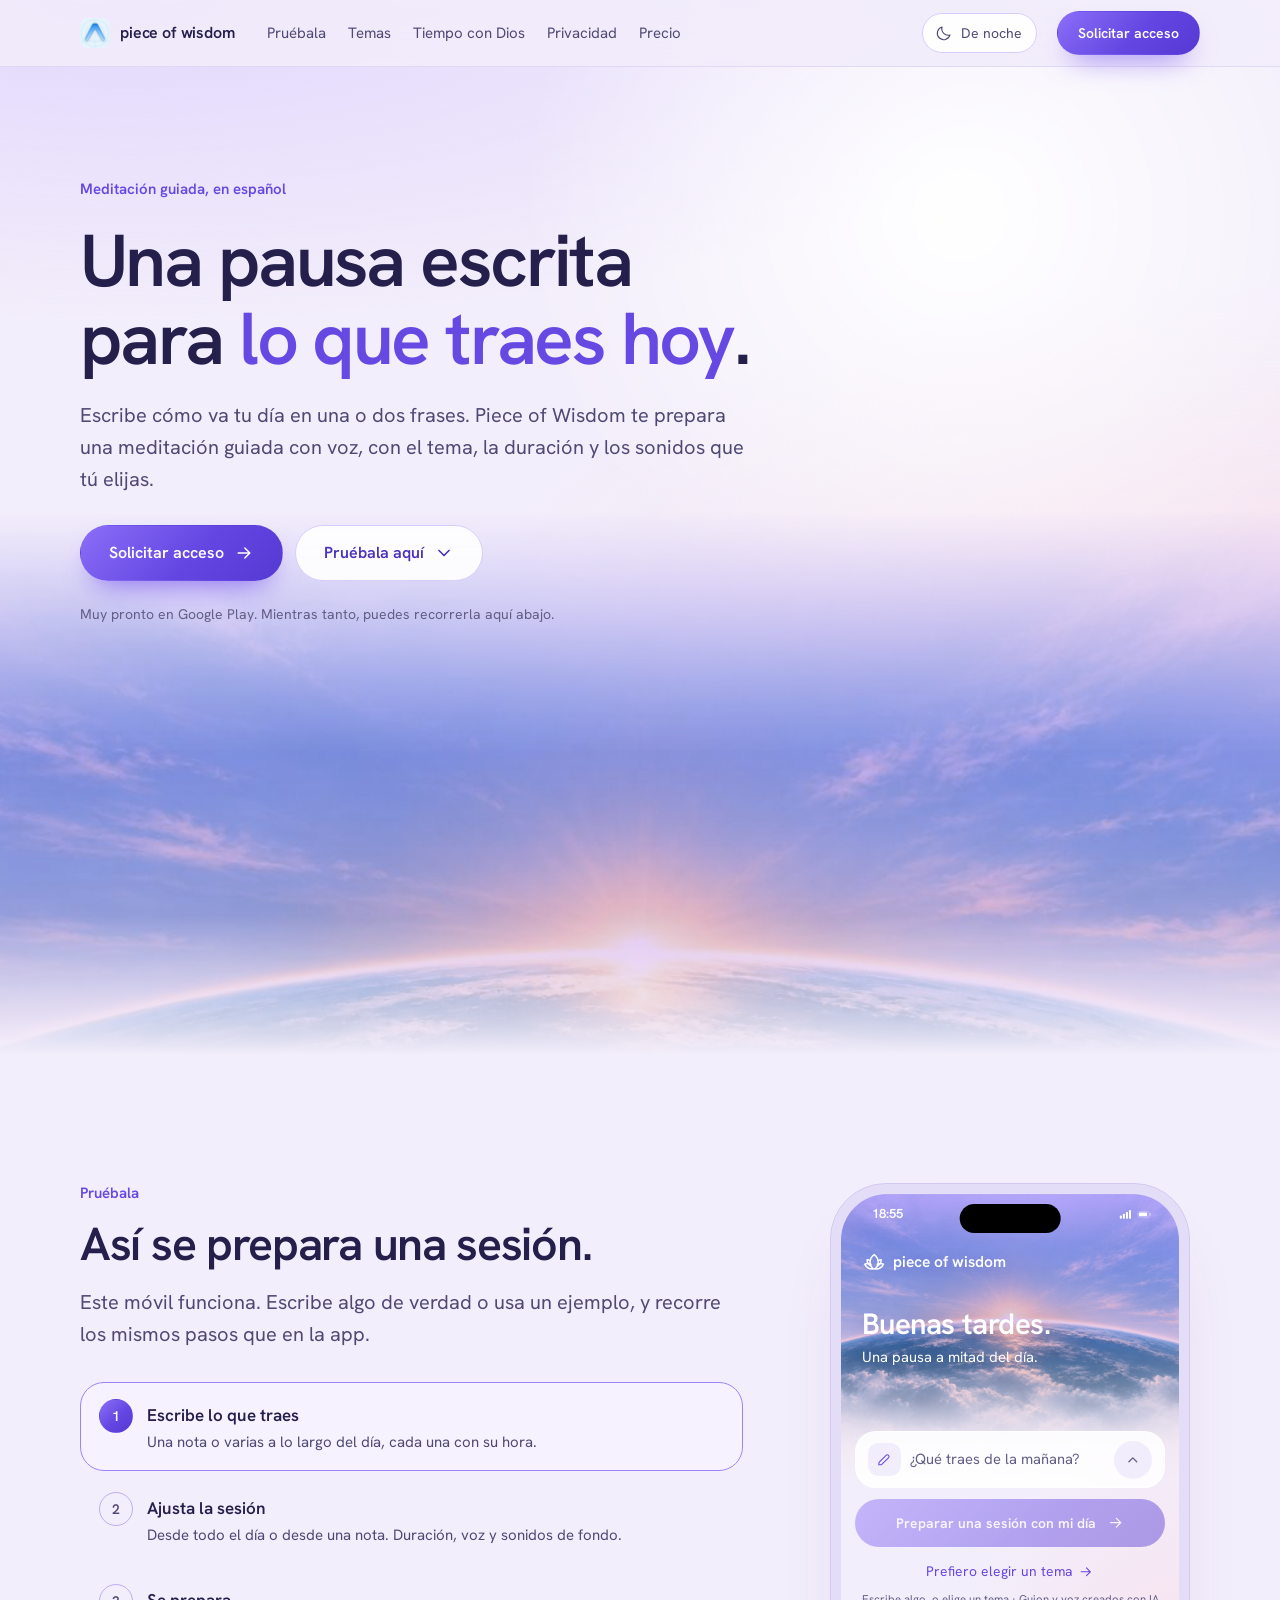
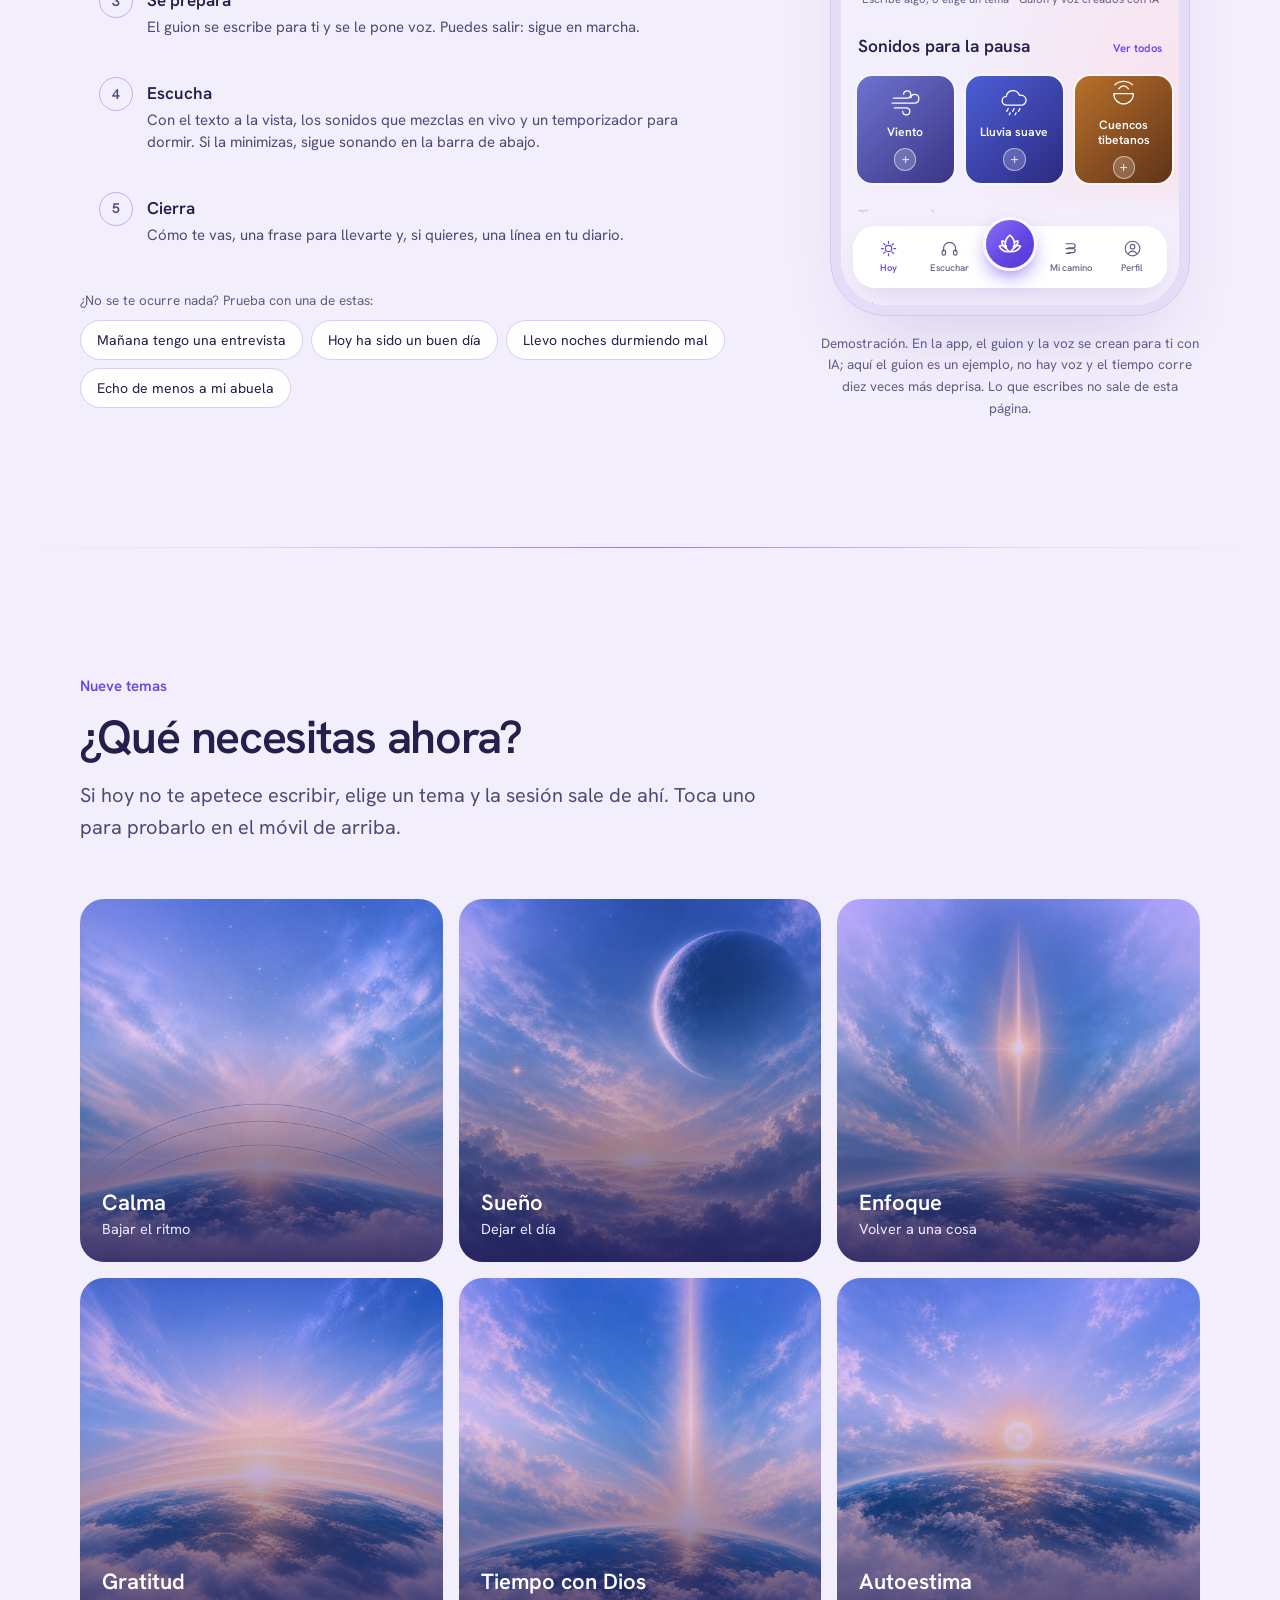
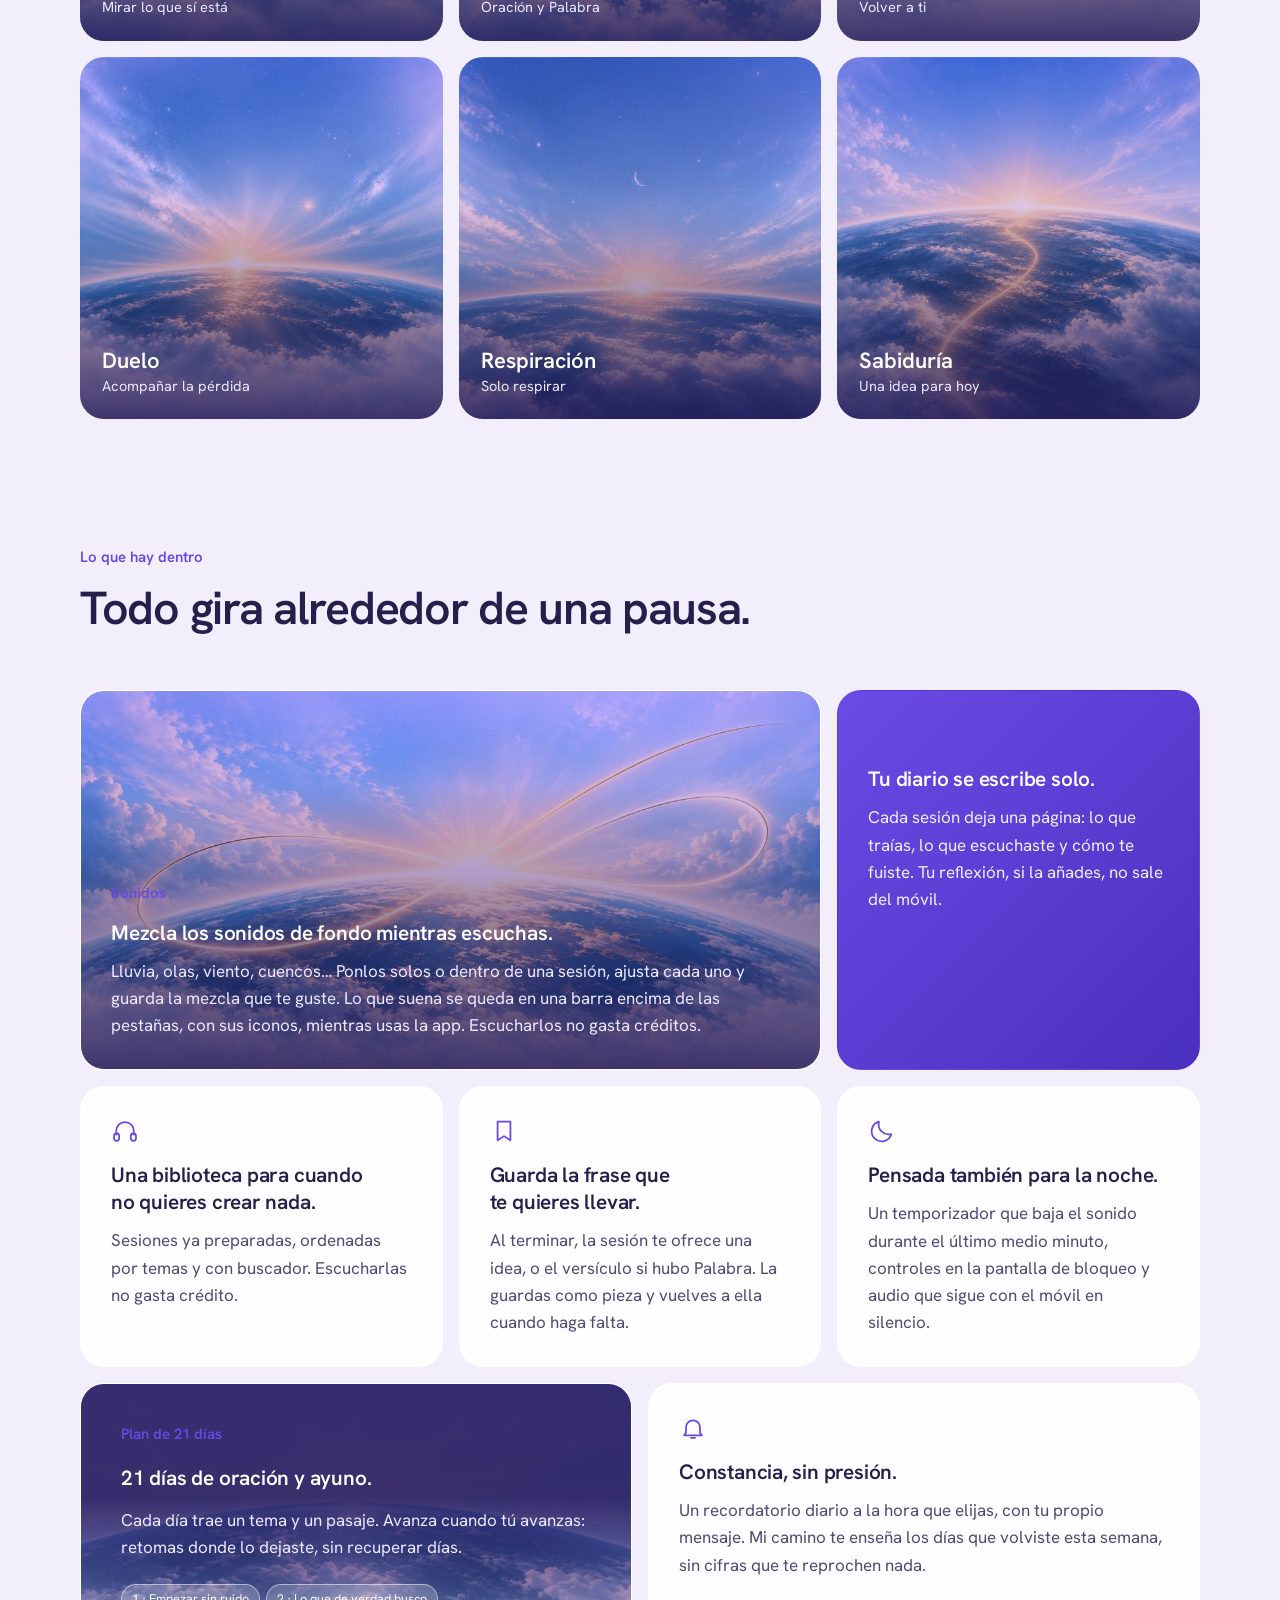
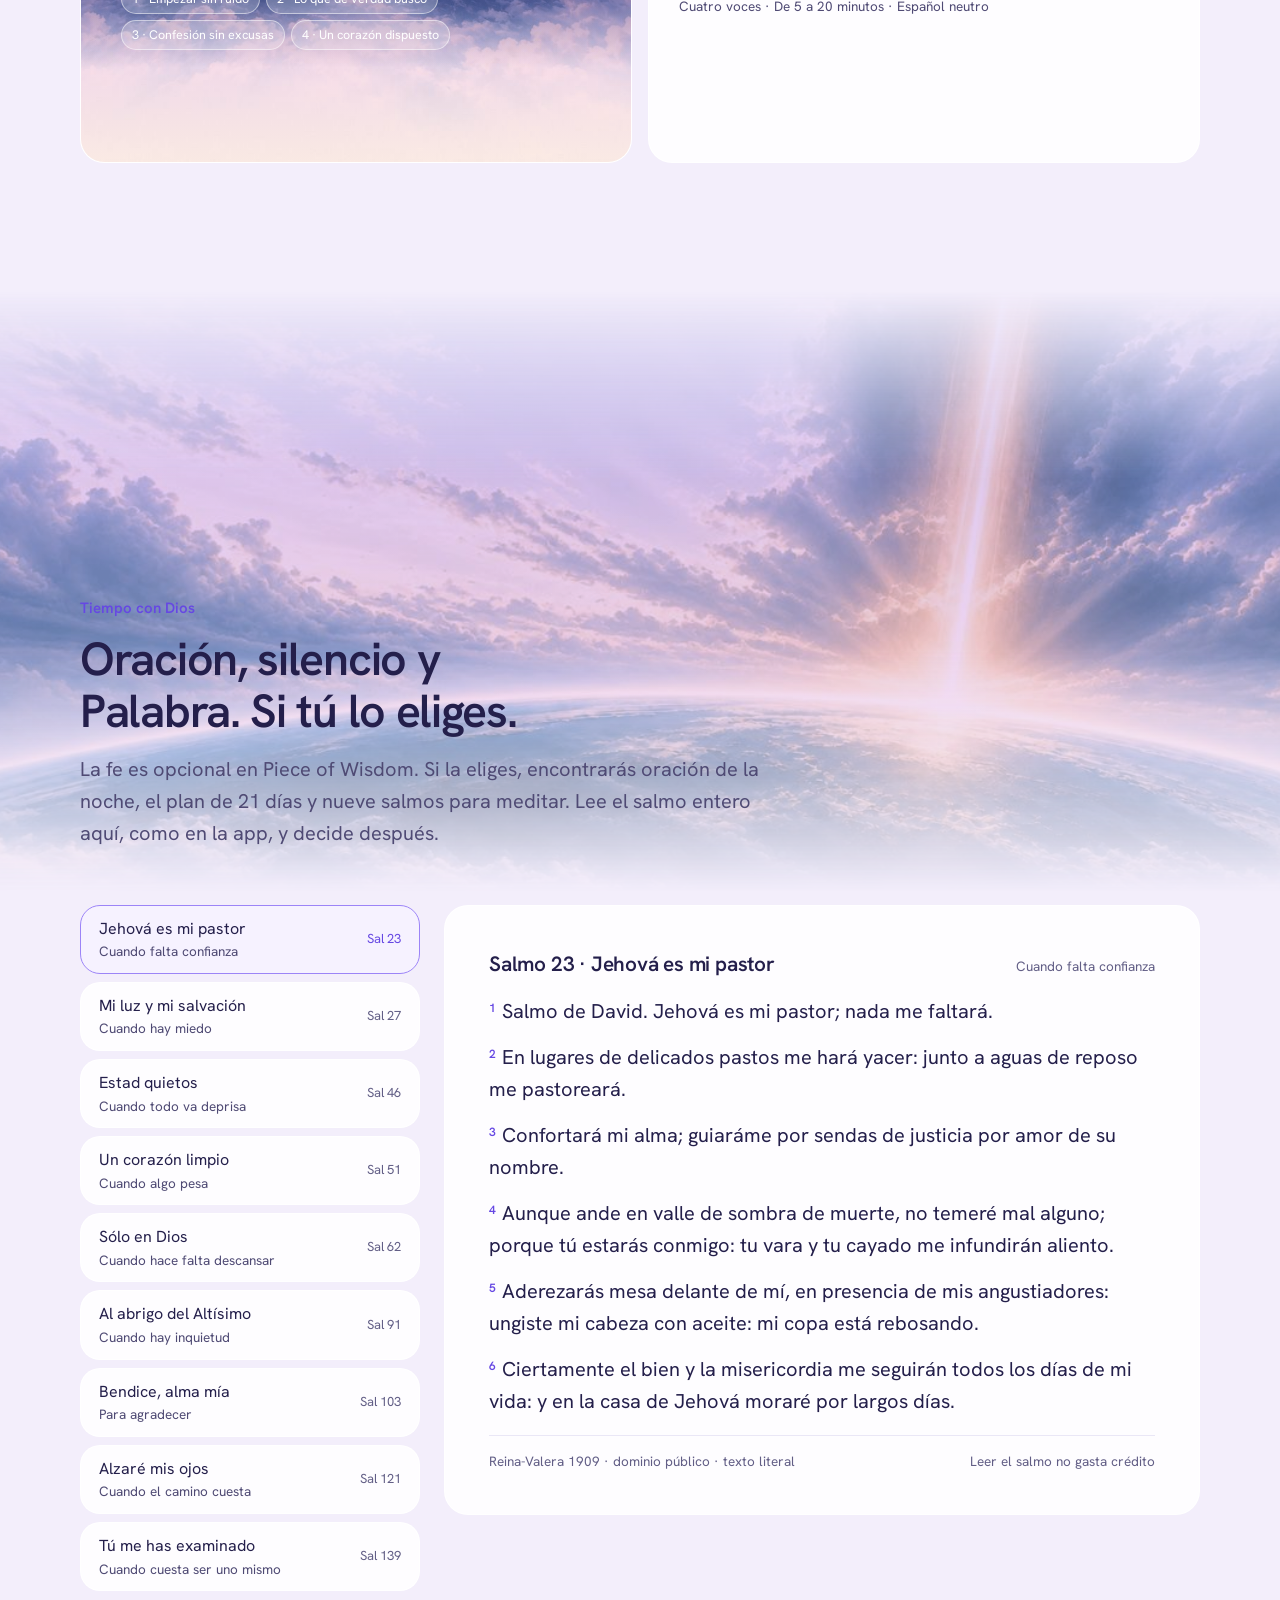
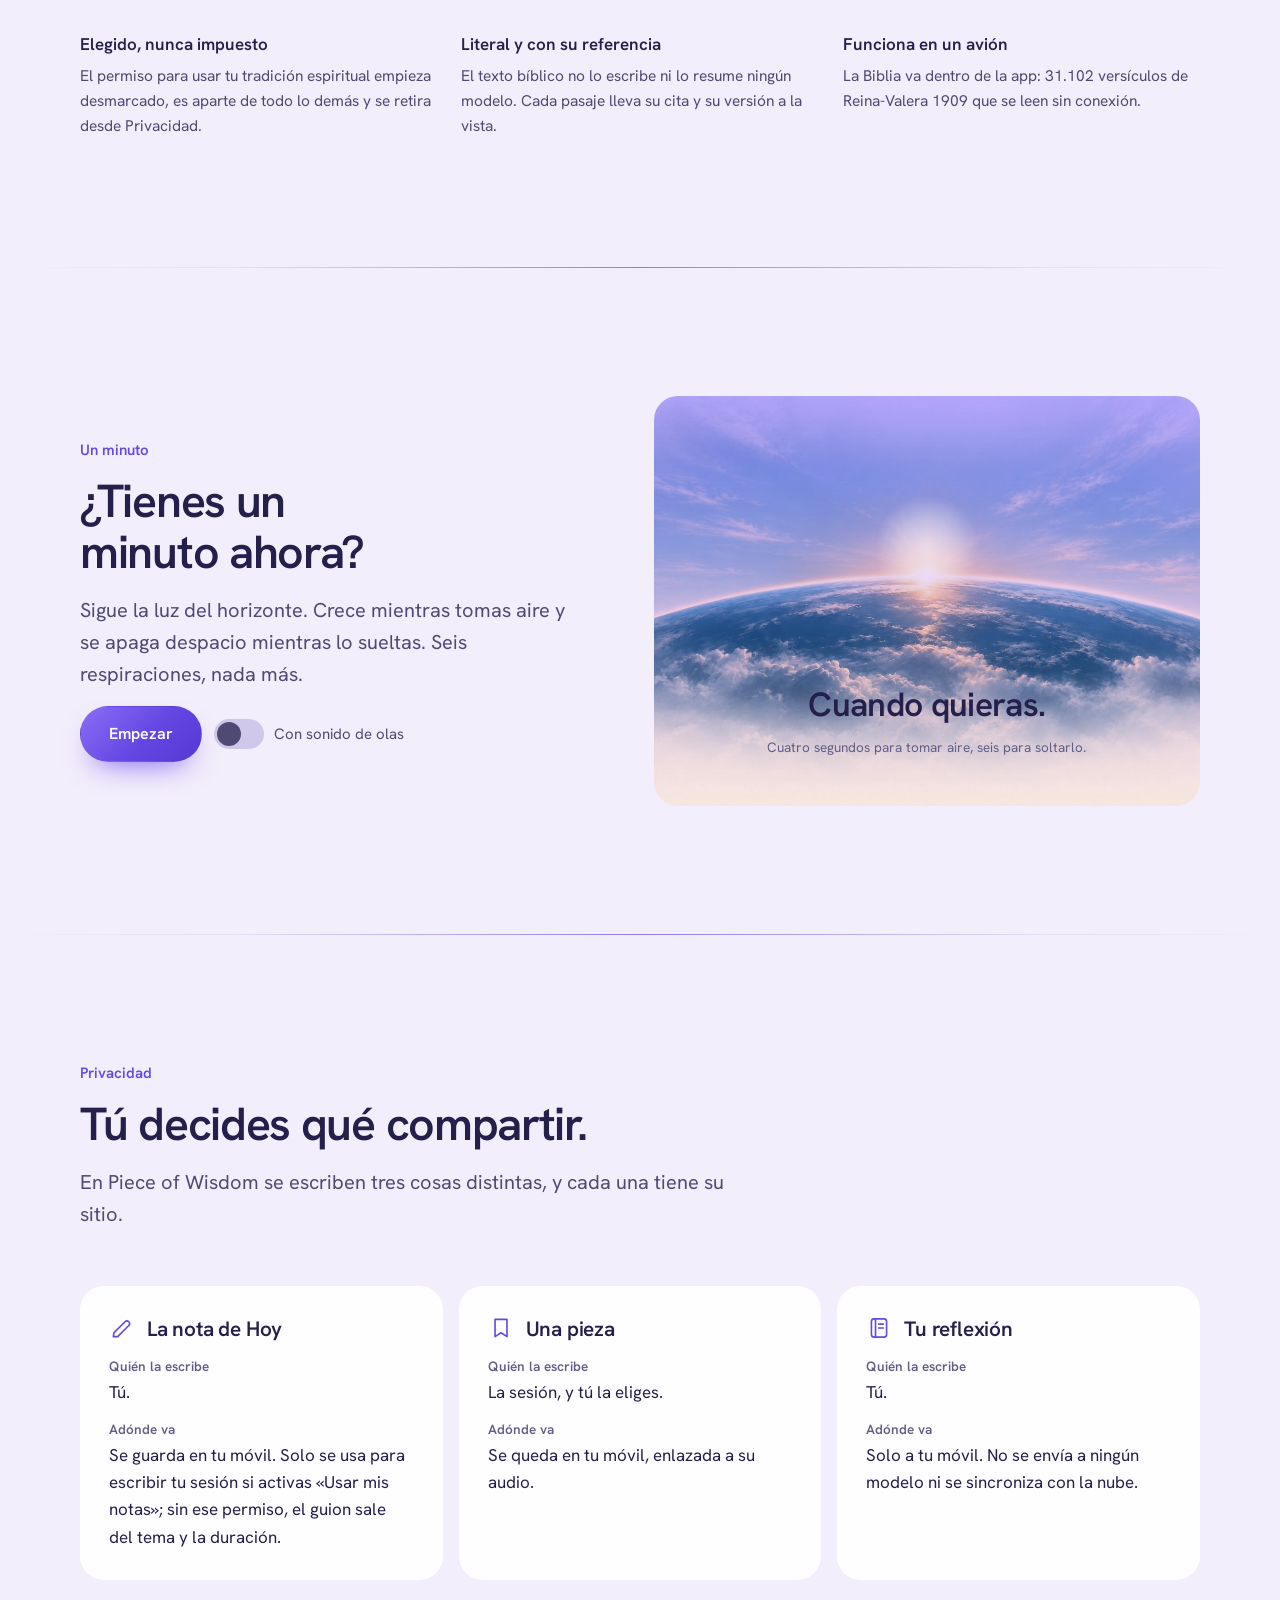
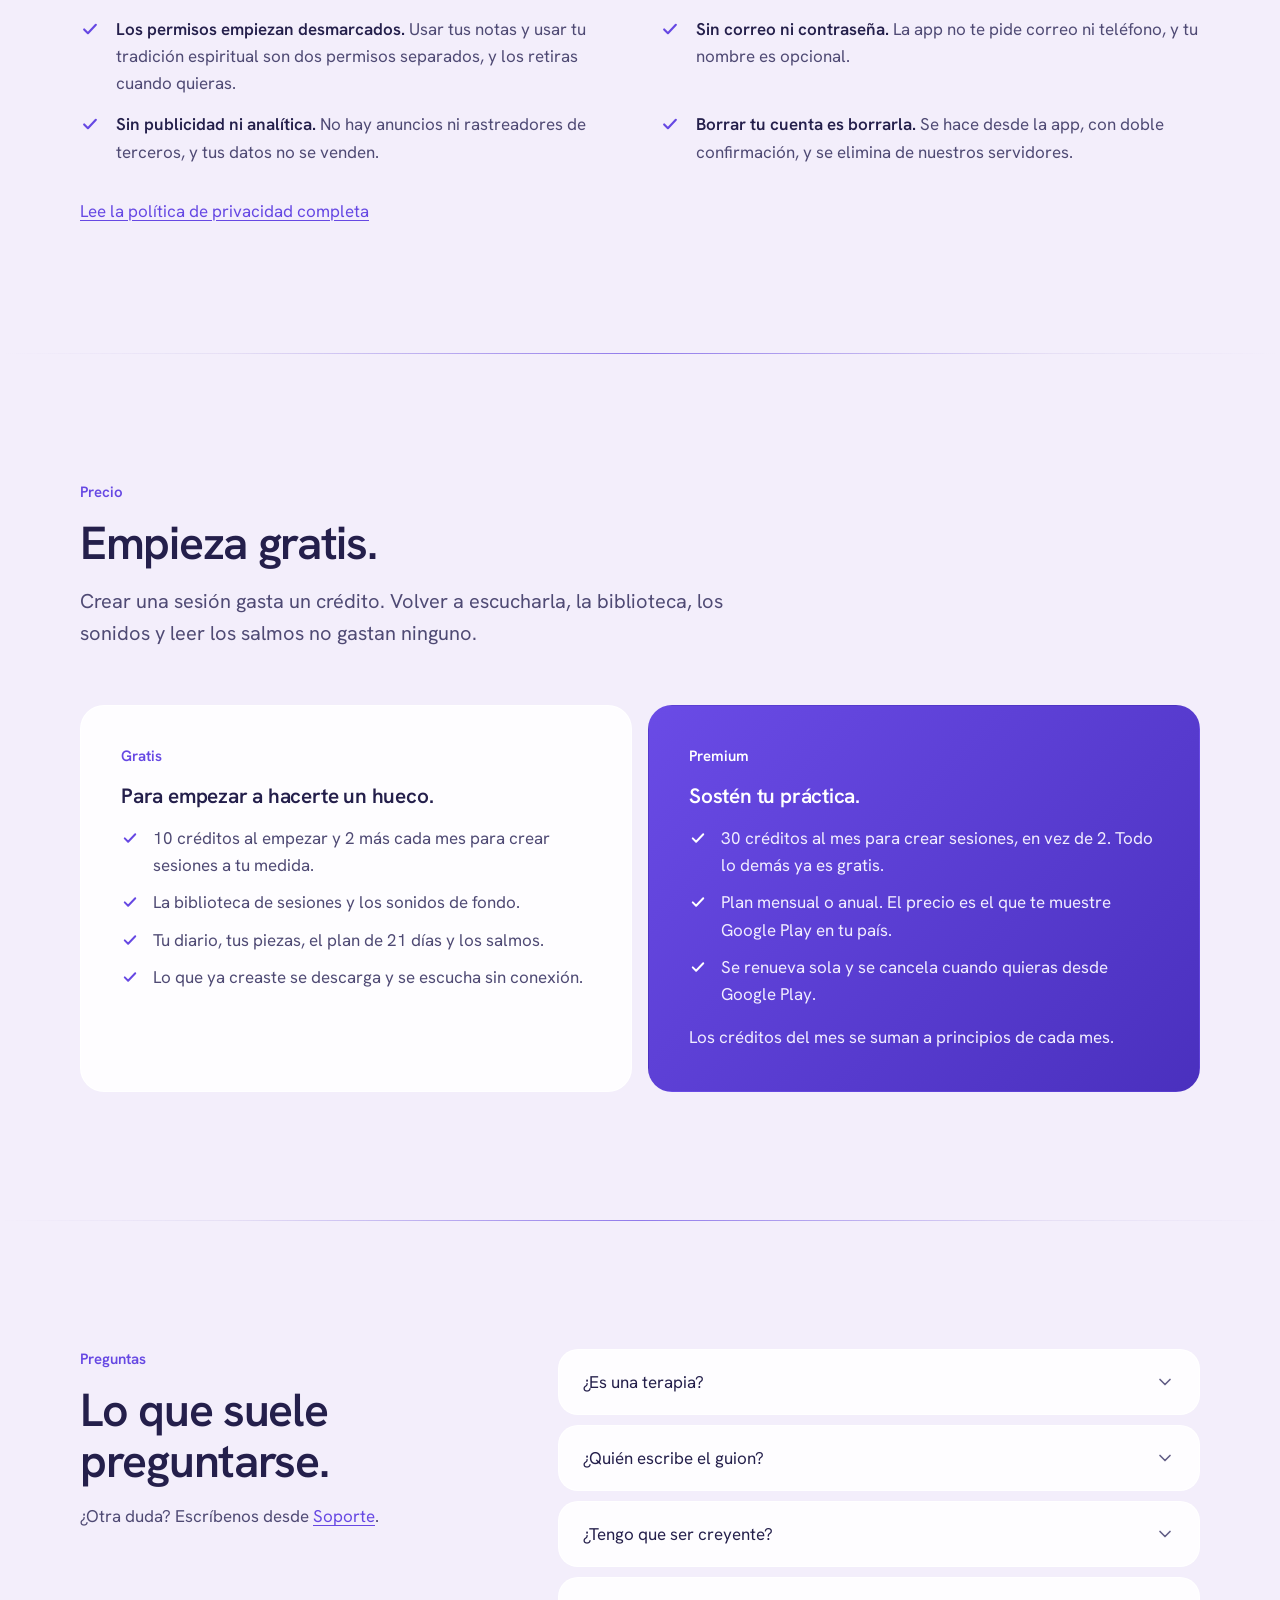
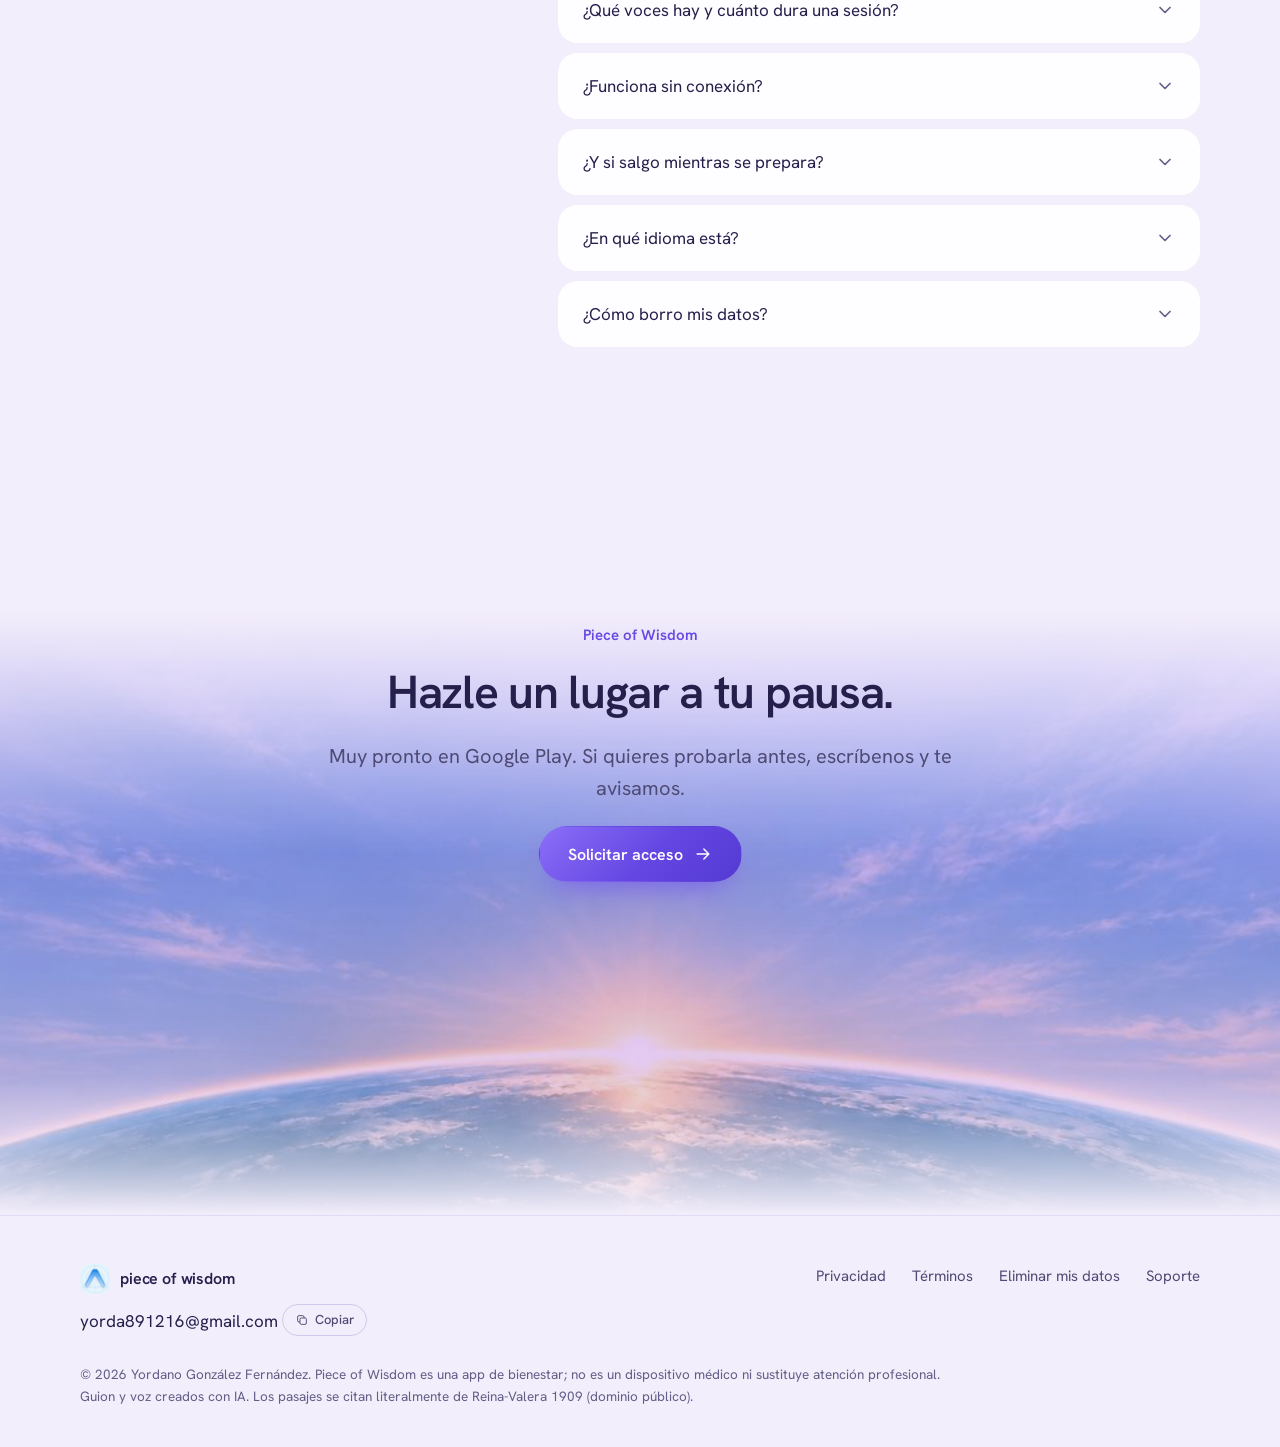
<file: index.html>
<!doctype html>
<html lang="es">
<head>
<meta charset="utf-8">
<meta name="viewport" content="width=device-width, initial-scale=1, viewport-fit=cover">
<title>Piece of Wisdom — Una pausa escrita para lo que traes hoy</title>
<meta name="claude:viewport-fit-sides" content="cover">
<meta name="description" content="Piece of Wisdom es una app de meditación guiada en español. Escribe cómo va tu día y te prepara una sesión con voz, a tu medida: tema, duración y sonidos de fondo.">
<meta name="theme-color" content="#1F1A4E" media="(prefers-color-scheme: dark)">
<meta name="theme-color" content="#F3EEFB" media="(prefers-color-scheme: light)">
<link rel="icon" href="assets/favicon.png">
<link rel="apple-touch-icon" href="assets/apple-touch-icon.png">
<meta property="og:title" content="Piece of Wisdom — Una pausa escrita para lo que traes hoy">
<meta property="og:description" content="Escribe cómo va tu día y te prepara una meditación guiada con voz, a tu medida.">
<meta property="og:type" content="website">
<meta property="og:url" content="https://yordanglez.github.io/piece-of-wisdom-web/">
<meta property="og:image" content="https://yordanglez.github.io/piece-of-wisdom-web/assets/og.jpg">
<meta property="og:locale" content="es_ES">
<meta name="twitter:card" content="summary_large_image">
<script>
  // El tema elegido a mano gana al del sistema; se aplica antes de pintar.
  try { var t = localStorage.getItem('pow-tema'); if (t === 'light' || t === 'dark') document.documentElement.setAttribute('data-theme', t); } catch (e) {}
</script>
<link rel="preconnect" href="https://fonts.googleapis.com">
<link rel="preconnect" href="https://fonts.gstatic.com" crossorigin>
<link href="https://fonts.googleapis.com/css2?family=Hanken+Grotesk:wght@300;400;500;600&display=swap" rel="stylesheet">
<link rel="stylesheet" href="styles.css">
</head>
<body>
<svg xmlns="http://www.w3.org/2000/svg" style="display:none" aria-hidden="true">
<symbol id="i-adelante" viewBox="0 0 24 24"><g fill="none" stroke="currentColor" stroke-width="1.7" stroke-linecap="round" stroke-linejoin="round"><path d="M5 12h14M13 6l6 6-6 6"/></g></symbol>
<symbol id="i-chevron" viewBox="0 0 24 24"><g fill="none" stroke="currentColor" stroke-width="2" stroke-linecap="round" stroke-linejoin="round"><path d="M9 6l6 6-6 6"/></g></symbol>
<symbol id="i-chevronAtras" viewBox="0 0 24 24"><g fill="none" stroke="currentColor" stroke-width="2" stroke-linecap="round" stroke-linejoin="round"><path d="M15 6l-6 6 6 6"/></g></symbol>
<symbol id="i-loto" viewBox="0 0 48 48"><g fill="none" stroke="currentColor" stroke-width="2.8" stroke-linecap="round" stroke-linejoin="round"><path d="M24 38c-5-3.2-8-8.3-8-14 0-5.6 3-10.8 8-15 5 4.2 8 9.4 8 15 0 5.7-3 10.8-8 14z"/><path d="M21 37.5c-6.5.2-12.6-3.4-15.5-9.6 3.9-1.6 8.4-1.6 12.4.3"/><path d="M27 37.5c6.5.2 12.6-3.4 15.5-9.6-3.9-1.6-8.4-1.6-12.4.3"/><path d="M17.2 31.5C12.8 29 10 24.4 10 19.2c2.2 0 4.4.6 6.3 1.6"/><path d="M30.8 31.5C35.2 29 38 24.4 38 19.2c-2.2 0-4.4.6-6.3 1.6"/></g></symbol>
<symbol id="i-subir" viewBox="0 0 24 24"><g fill="none" stroke="currentColor" stroke-width="2" stroke-linecap="round" stroke-linejoin="round"><path d="M6 15l6-6 6 6"/></g></symbol>
<symbol id="i-s-lluvia" viewBox="0 0 64 64"><g fill="none" stroke="currentColor" stroke-width="2.6" stroke-linecap="round" stroke-linejoin="round"><path d="M16 37a9 9 0 0 1-1-18 14 14 0 0 1 27-2 10 10 0 0 1 6 20H16Z"/><path d="m19 44-3 6m15-6-3 6m15-6-3 6m-17 3-2 4m14-4-2 4"/></g></symbol>
<symbol id="i-s-olas" viewBox="0 0 64 64"><g fill="none" stroke="currentColor" stroke-width="2.6" stroke-linecap="round" stroke-linejoin="round"><path d="M6 36c15 0 16-23 33-23 9 0 14 6 14 13-4-5-10-6-13-1-4 7 1 14 18 13M6 45c12 0 18-4 23-11 7 9 16 12 29 7M7 53c12 0 16-3 22-7 8 6 19 8 29 5"/></g></symbol>
<symbol id="i-s-viento" viewBox="0 0 64 64"><g fill="none" stroke="currentColor" stroke-width="2.6" stroke-linecap="round" stroke-linejoin="round"><path d="M7 23h28c10 0 10-15 1-15-5 0-8 3-8 7M4 33h46c12 0 12-18 1-18-5 0-8 3-8 7M9 43h24c10 0 10 14 1 14-5 0-8-3-8-7"/></g></symbol>
<symbol id="i-s-fuego" viewBox="0 0 64 64"><g fill="none" stroke="currentColor" stroke-width="2.6" stroke-linecap="round" stroke-linejoin="round"><path d="M31 7c4 11 0 17-6 23-3-3-4-6-4-10-10 10-13 19-7 28 4 7 10 10 18 10s17-7 17-17c0-7-3-12-6-17 0 10-3 13-7 15 3-13 0-22-5-32Z"/><path d="M29 58c-8-8-7-14 1-23 0 8 4 9 6 13 2 5 0 8-2 10"/></g></symbol>
<symbol id="i-s-cuencos" viewBox="0 0 64 64"><g fill="none" stroke="currentColor" stroke-width="2.6" stroke-linecap="round" stroke-linejoin="round"><path d="M12 30h40c0 12-9 21-20 21S12 42 12 30Z"/><path d="M22 20c3-4 7-6 10-6s7 2 10 6"/><path d="M14 12c5-5 10-7 18-7s13 2 18 7"/></g></symbol>
<symbol id="i-cara-ligero" viewBox="0 0 48 48"><circle cx="24" cy="24" r="21" fill="#F6CB5A"/><path d="M15 21q3-3.5 6 0M27 21q3-3.5 6 0M15 29q9 8.5 18 0" fill="none" stroke="#2E2650" stroke-width="2.4" stroke-linecap="round"/></symbol>
<symbol id="i-cara-igual" viewBox="0 0 48 48"><circle cx="24" cy="24" r="21" fill="#C9BCF7"/><circle cx="17.5" cy="21" r="2.2" fill="#2E2650"/><circle cx="30.5" cy="21" r="2.2" fill="#2E2650"/><path d="M17 31h14" fill="none" stroke="#2E2650" stroke-width="2.4" stroke-linecap="round"/></symbol>
<symbol id="i-cara-removido" viewBox="0 0 48 48"><circle cx="24" cy="24" r="21" fill="#F3A08E"/><circle cx="17.5" cy="21" r="2.2" fill="#2E2650"/><circle cx="30.5" cy="21" r="2.2" fill="#2E2650"/><path d="M15 32q3-3 6 0t6 0t6 0" fill="none" stroke="#2E2650" stroke-width="2.4" stroke-linecap="round"/></symbol>
<symbol id="i-bajar" viewBox="0 0 24 24"><g fill="none" stroke="currentColor" stroke-width="2" stroke-linecap="round" stroke-linejoin="round"><path d="M6 9l6 6 6-6"/></g></symbol>
<symbol id="i-cerrar" viewBox="0 0 24 24"><g fill="none" stroke="currentColor" stroke-width="2" stroke-linecap="round" stroke-linejoin="round"><path d="M6 6l12 12M18 6L6 18"/></g></symbol>
<symbol id="i-check" viewBox="0 0 24 24"><g fill="none" stroke="currentColor" stroke-width="2.6" stroke-linecap="round" stroke-linejoin="round"><path d="M5 12.5l4.5 4.5L19 7"/></g></symbol>
<symbol id="i-mas" viewBox="0 0 24 24"><g fill="none" stroke="currentColor" stroke-width="1.8" stroke-linecap="round" stroke-linejoin="round"><path d="M12 5.5v13M5.5 12h13"/></g></symbol>
<symbol id="i-play" viewBox="0 0 24 24"><path d="M8 4.6l11 7.4-11 7.4z" fill="currentColor"/></symbol>
<symbol id="i-pausa" viewBox="0 0 24 24"><rect x="6.5" y="4.5" width="4" height="15" rx="1.4" fill="currentColor"/><rect x="13.5" y="4.5" width="4" height="15" rx="1.4" fill="currentColor"/></symbol>
<symbol id="i-saltarAtras" viewBox="0 0 24 24"><g fill="none" stroke="currentColor" stroke-width="1.5" stroke-linecap="round" stroke-linejoin="round"><path d="M3.6 8.4A8.6 8.6 0 1 1 3.4 12"/><path d="M3.4 4.6v4h4"/></g></symbol>
<symbol id="i-saltarAdelante" viewBox="0 0 24 24"><g fill="none" stroke="currentColor" stroke-width="1.5" stroke-linecap="round" stroke-linejoin="round"><path d="M20.4 8.4A8.6 8.6 0 1 0 20.6 12"/><path d="M20.6 4.6v4h-4"/></g></symbol>
<symbol id="i-calma" viewBox="0 0 24 24"><g fill="none" stroke="currentColor" stroke-width="1.5" stroke-linecap="round" stroke-linejoin="round"><path d="M3 9c2-2 4-2 6 0s4 2 6 0 4-2 6 0"/><path d="M3 15c2-2 4-2 6 0s4 2 6 0 4-2 6 0"/></g></symbol>
<symbol id="i-sueno" viewBox="0 0 24 24"><g fill="none" stroke="currentColor" stroke-width="1.5" stroke-linecap="round" stroke-linejoin="round"><path d="M20 14.6A8.6 8.6 0 019.4 4 8.6 8.6 0 1020 14.6z"/></g></symbol>
<symbol id="i-enfoque" viewBox="0 0 24 24"><g fill="none" stroke="currentColor" stroke-width="1.5" stroke-linecap="round" stroke-linejoin="round"><circle cx="12" cy="12" r="8.4"/><circle cx="12" cy="12" r="2.2"/><path d="M12 1.8v2.6M12 19.6v2.6M1.8 12h2.6M19.6 12h2.6"/></g></symbol>
<symbol id="i-gratitud" viewBox="0 0 24 24"><g fill="none" stroke="currentColor" stroke-width="1.5" stroke-linecap="round" stroke-linejoin="round"><path d="M12 20s-7.4-4.3-7.4-9.3A4.1 4.1 0 0112 8.4a4.1 4.1 0 017.4 2.3c0 5-7.4 9.3-7.4 9.3z"/></g></symbol>
<symbol id="i-fe" viewBox="0 0 24 24"><g fill="none" stroke="currentColor" stroke-width="1.5" stroke-linecap="round" stroke-linejoin="round"><circle cx="12" cy="13" r="4"/><path d="M12 2.6v3M4.6 13h-3M22.4 13h-3M6.4 7.4L4.6 5.6M17.6 7.4l1.8-1.8"/></g></symbol>
<symbol id="i-autoestima" viewBox="0 0 24 24"><g fill="none" stroke="currentColor" stroke-width="1.5" stroke-linecap="round" stroke-linejoin="round"><circle cx="12" cy="12" r="8.4"/><path d="M8.4 13.6c.9 1.4 2.1 2.1 3.6 2.1s2.7-.7 3.6-2.1"/></g></symbol>
<symbol id="i-duelo" viewBox="0 0 24 24"><g fill="none" stroke="currentColor" stroke-width="1.5" stroke-linecap="round" stroke-linejoin="round"><path d="M12 3.5c3.4 4 5.1 6.8 5.1 9a5.1 5.1 0 01-10.2 0c0-2.2 1.7-5 5.1-9z"/></g></symbol>
<symbol id="i-respiracion" viewBox="0 0 24 24"><g fill="none" stroke="currentColor" stroke-width="1.5" stroke-linecap="round" stroke-linejoin="round"><path d="M4 10c3-3 6-3 8 0"/><path d="M4 15c4-4 9-4 13 0"/></g></symbol>
<symbol id="i-sabiduria" viewBox="0 0 24 24"><g fill="none" stroke="currentColor" stroke-width="1.5" stroke-linecap="round" stroke-linejoin="round"><path d="M12 6.4C10.4 5.2 8.4 4.6 5.4 4.6v13c3 0 5 .6 6.6 1.8 1.6-1.2 3.6-1.8 6.6-1.8v-13c-3 0-5 .6-6.6 1.8z"/><path d="M12 6.4v13"/></g></symbol>
<symbol id="i-avatar" viewBox="0 0 24 24"><g fill="none" stroke="currentColor" stroke-width="1.4" stroke-linecap="round" stroke-linejoin="round"><circle cx="12" cy="12" r="9.2"/><circle cx="12" cy="9.6" r="2.9"/><path d="M6.8 18.6c1.1-2.3 3-3.4 5.2-3.4s4.1 1.1 5.2 3.4"/></g></symbol>
<symbol id="i-nota" viewBox="0 0 24 24"><g fill="none" stroke="currentColor" stroke-width="1.5" stroke-linecap="round" stroke-linejoin="round"><path d="M4 20h4l10.5-10.5a2.5 2.5 0 00-3.5-3.5L4.5 16.5 4 20z"/></g></symbol>
<symbol id="i-reloj" viewBox="0 0 24 24"><g fill="none" stroke="currentColor" stroke-width="1.5" stroke-linecap="round" stroke-linejoin="round"><circle cx="12" cy="12" r="8.4"/><path d="M12 8v4.4l3 1.8"/></g></symbol>
<symbol id="i-microfono" viewBox="0 0 24 24"><g fill="none" stroke="currentColor" stroke-width="1.5" stroke-linecap="round" stroke-linejoin="round"><rect x="9" y="3" width="6" height="11" rx="3"/><path d="M6 12a6 6 0 0012 0M12 18v3"/></g></symbol>
<symbol id="i-altavoz" viewBox="0 0 24 24"><g fill="none" stroke="currentColor" stroke-width="1.6" stroke-linecap="round" stroke-linejoin="round"><path d="M4 12h2.6l3.4-4.6v9.2L6.6 12"/><path d="M14 9.4a3.6 3.6 0 0 1 0 5.2M16.6 6.8a7 7 0 0 1 0 10.4"/></g></symbol>
<symbol id="i-niveles" viewBox="0 0 24 24"><g fill="none" stroke="currentColor" stroke-width="1.5" stroke-linecap="round" stroke-linejoin="round"><path d="M4 10v4M8 6.5v11M12 4v16M16 7.5v9M20 10.5v3"/></g></symbol>
<symbol id="i-texto" viewBox="0 0 24 24"><g fill="none" stroke="currentColor" stroke-width="1.5" stroke-linecap="round" stroke-linejoin="round"><rect x="4" y="4.5" width="16" height="15" rx="2.5"/><path d="M8 9.5h8M8 13h6"/></g></symbol>
<symbol id="i-diario" viewBox="0 0 24 24"><g fill="none" stroke="currentColor" stroke-width="1.5" stroke-linecap="round" stroke-linejoin="round"><rect x="5" y="3.6" width="14" height="16.8" rx="2.4"/><path d="M8.8 3.6v16.8"/><path d="M11.6 8.4h4.4M11.6 12h4.4"/></g></symbol>
<symbol id="i-descargarCirculo" viewBox="0 0 24 24"><g fill="none" stroke="currentColor" stroke-width="1.5" stroke-linecap="round" stroke-linejoin="round"><circle cx="12" cy="12" r="8.6"/><path d="M12 7.6v7M9 11.6l3 3 3-3"/></g></symbol>
<symbol id="i-piezaTrazo" viewBox="0 0 24 24"><g fill="none" stroke="currentColor" stroke-width="1.5" stroke-linecap="round" stroke-linejoin="round"><path d="M6.5 4h11v16l-5.5-3.6L6.5 20z"/></g></symbol>
<symbol id="i-auriculares" viewBox="0 0 24 24"><g fill="none" stroke="currentColor" stroke-width="1.5" stroke-linecap="round" stroke-linejoin="round"><rect x="2.6" y="14" width="4.4" height="6.4" rx="2.2"/><rect x="17" y="14" width="4.4" height="6.4" rx="2.2"/><path d="M4.5 15v-3.2a7.5 7.5 0 0115 0V15"/></g></symbol>
<symbol id="i-camino" viewBox="0 0 24 24"><g fill="none" stroke="currentColor" stroke-width="1.5" stroke-linecap="round" stroke-linejoin="round"><path d="M5 6h9a2.6 2.6 0 010 5.2H8"/><path d="M5 12h9a2.6 2.6 0 010 5.2H8"/><path d="M5 18h5"/></g></symbol>
<symbol id="i-hoy" viewBox="0 0 24 24"><g fill="none" stroke="currentColor" stroke-width="1.5" stroke-linecap="round" stroke-linejoin="round"><circle cx="12" cy="12" r="4"/><path d="M12 3v2.4M12 18.6V21M3 12h2.4M18.6 12H21M5.9 5.9l1.7 1.7M16.4 16.4l1.7 1.7M18.1 5.9l-1.7 1.7M7.6 16.4l-1.7 1.7"/></g></symbol>
<symbol id="i-campana" viewBox="0 0 24 24"><g fill="none" stroke="currentColor" stroke-width="1.5" stroke-linecap="round" stroke-linejoin="round"><path d="M6 16v-4.6a6 6 0 1112 0V16l1.6 2.4H4.4L6 16z"/><path d="M10.2 20.4h3.6"/></g></symbol>
<symbol id="i-escudo" viewBox="0 0 24 24"><g fill="none" stroke="currentColor" stroke-width="1.5" stroke-linecap="round" stroke-linejoin="round"><circle cx="12" cy="11" r="1.8"/><path d="M12 3.6l6.4 2.6v5.2c0 4-2.6 7-6.4 8.4-3.8-1.4-6.4-4.4-6.4-8.4V6.2L12 3.6z"/><path d="M12 12.8v2.4"/></g></symbol>
<symbol id="i-estrella" viewBox="0 0 24 24"><g fill="none" stroke="currentColor" stroke-width="1.6" stroke-linecap="round" stroke-linejoin="round"><path d="M12 3.6l2.6 5.4 5.8.8-4.2 4.1 1 5.8-5.2-2.8-5.2 2.8 1-5.8L3.6 9.8l5.8-.8z"/></g></symbol>
<symbol id="i-papelera" viewBox="0 0 24 24"><g fill="none" stroke="currentColor" stroke-width="1.5" stroke-linecap="round" stroke-linejoin="round"><path d="M5 7h14M9 7V4.6h6V7M7 7l.9 12.4h8.2L17 7"/></g></symbol>
<symbol id="i-sonido" viewBox="0 0 24 24"><g fill="none" stroke="currentColor" stroke-width="1.5" stroke-linecap="round" stroke-linejoin="round"><path d="M7 14.5h9.5a3.5 3.5 0 000-7 5.2 5.2 0 00-9.9 1.3A3 3 0 007 14.5z"/><path d="M9 17.5v2M12 17.5v2.8M15 17.5v2"/></g></symbol>
<symbol id="i-vela" viewBox="0 0 24 24"><g fill="none" stroke="currentColor" stroke-width="1.6" stroke-linecap="round" stroke-linejoin="round"><path d="M9.4 20.4V9.6a2.6 2.6 0 0 1 5.2 0v10.8z"/><path d="M12 7V3.6"/></g></symbol>
<symbol id="i-oracion" viewBox="0 0 24 24"><g fill="none" stroke="currentColor" stroke-width="1.5" stroke-linecap="round" stroke-linejoin="round"><path d="M19.4 14.4A8 8 0 019.6 4.6 8 8 0 1019.4 14.4z"/><path d="M18 3v3.4M16.3 4.7h3.4"/></g></symbol>
<symbol id="i-mezclador" viewBox="0 0 24 24"><g fill="none" stroke="currentColor" stroke-width="1.5" stroke-linecap="round" stroke-linejoin="round"><circle cx="16" cy="8" r="2"/><circle cx="10" cy="16" r="2"/><path d="M4 8h10M18 8h2M4 16h4M12 16h8"/></g></symbol>
<symbol id="i-voz" viewBox="0 0 24 24"><g fill="none" stroke="currentColor" stroke-width="1.5" stroke-linecap="round" stroke-linejoin="round"><circle cx="12" cy="9" r="3.2"/><path d="M5.5 19.5c1.4-3.1 3.7-4.6 6.5-4.6s5.1 1.5 6.5 4.6"/></g></symbol>
<symbol id="i-documento" viewBox="0 0 24 24"><g fill="none" stroke="currentColor" stroke-width="1.5" stroke-linecap="round" stroke-linejoin="round"><rect x="5" y="3.6" width="14" height="16.8" rx="2.4"/><path d="M8.4 8.4h7.2M8.4 12h7.2M8.4 15.6h4.2"/></g></symbol>
<symbol id="i-senal" viewBox="0 0 24 24"><g fill="currentColor"><rect x="3" y="14" width="3.2" height="5" rx="1"/><rect x="8" y="11" width="3.2" height="8" rx="1"/><rect x="13" y="8" width="3.2" height="11" rx="1"/><rect x="18" y="5" width="3.2" height="14" rx="1"/></g></symbol>
<symbol id="i-bateria" viewBox="0 0 28 24"><rect x="1.5" y="6.5" width="22" height="11" rx="3.2" fill="none" stroke="currentColor" stroke-opacity=".5"/><rect x="3.4" y="8.4" width="16" height="7.2" rx="1.8" fill="currentColor"/><path d="M25.2 10v4" stroke="currentColor" stroke-opacity=".5" stroke-width="1.6" stroke-linecap="round"/></symbol>
<symbol id="i-copiar" viewBox="0 0 24 24"><g fill="none" stroke="currentColor" stroke-width="1.6" stroke-linejoin="round"><rect x="8.5" y="8.5" width="11" height="11" rx="2.4"/><path d="M15.5 8.5V6.9a2.4 2.4 0 0 0-2.4-2.4H6.9a2.4 2.4 0 0 0-2.4 2.4v6.2a2.4 2.4 0 0 0 2.4 2.4h1.6"/></g></symbol>
</svg>
<a class="skip" href="#contenido">Saltar al contenido</a>

<header class="site">
  <div class="wrap">
    <a class="brand" href="index.html" aria-label="Piece of Wisdom, inicio"><img src="assets/icon.png" alt="" width="30" height="30"><span>piece of wisdom</span></a>
    <nav class="nav" aria-label="Secciones">
      <a href="#pruebala">Pruébala</a>
      <a href="#temas">Temas</a>
      <a href="#fe">Tiempo con Dios</a>
      <a href="#privacidad">Privacidad</a>
      <a href="#precio">Precio</a>
    </nav>
    <span class="spacer"></span>
    <button class="tema-toggle" type="button" id="tema-toggle" aria-label="Cambiar el tema">
      <svg aria-hidden="true"><use href="#i-hoy"></use></svg><span class="tema-texto">De día</span>
    </button>
    <a class="btn btn-primary btn-small" href="mailto:yorda891216@gmail.com?subject=Quiero%20probar%20Piece%20of%20Wisdom">Solicitar acceso</a>
  </div>
</header>

<main id="contenido">

  <!-- ── El horizonte ─────────────────────────────────────────────── -->
  <section class="hero" aria-labelledby="hero-titulo">
    <div class="estrellas" aria-hidden="true">
      <i style="left:8%;top:14%"></i><i style="left:22%;top:38%;opacity:.6"></i><i style="left:41%;top:9%"></i>
      <i style="left:63%;top:24%;opacity:.5"></i><i style="left:78%;top:12%"></i><i style="left:91%;top:41%;opacity:.7"></i>
      <i style="left:55%;top:47%;opacity:.4"></i><i style="left:33%;top:58%;opacity:.5"></i>
    </div>
    <div class="resplandor" aria-hidden="true"></div>
    <div class="horizonte" aria-hidden="true"></div>
    <div class="wrap">
      <div class="hero-texto">
        <p class="eyebrow">Meditación guiada, en español</p>
        <h1 class="display" id="hero-titulo">Una pausa escrita para <em>lo que traes hoy</em>.</h1>
        <p class="lead">Escribe cómo va tu día en una o dos frases. Piece of Wisdom te prepara una meditación guiada con voz, con el tema, la duración y los sonidos que tú elijas.</p>
        <div class="hero-acciones">
          <a class="btn btn-primary" href="mailto:yorda891216@gmail.com?subject=Quiero%20probar%20Piece%20of%20Wisdom">Solicitar acceso <svg aria-hidden="true"><use href="#i-adelante"></use></svg></a>
          <a class="btn btn-secondary" href="#pruebala">Pruébala aquí <svg aria-hidden="true"><use href="#i-bajar"></use></svg></a>
        </div>
        <p class="hero-nota">Muy pronto en Google Play. Mientras tanto, puedes recorrerla aquí abajo.</p>
      </div>
    </div>
  </section>

  <!-- ── El móvil que se toca ─────────────────────────────────────── -->
  <section class="tramo" id="pruebala" aria-labelledby="demo-titulo">
    <div class="wrap">
      <div class="demo-grid">
        <div class="cabeza demo-cabeza">
          <p class="eyebrow">Pruébala</p>
          <h2 class="h2" id="demo-titulo">Así se prepara una sesión.</h2>
          <p class="lead">Este móvil funciona. Escribe algo de verdad o usa un ejemplo, y recorre los mismos pasos que en la app.</p>
        </div>
        <div class="demo-lado">
          <ol class="pasos" id="pasos">
            <li class="paso"><button type="button" data-paso="0"><span class="n">1</span><span class="t">Escribe lo que traes</span><span class="d">Una nota o varias a lo largo del día, cada una con su hora.</span></button></li>
            <li class="paso"><button type="button" data-paso="1"><span class="n">2</span><span class="t">Ajusta la sesión</span><span class="d">Desde todo el día o desde una nota. Duración, voz y sonidos de fondo.</span></button></li>
            <li class="paso"><button type="button" data-paso="2"><span class="n">3</span><span class="t">Se prepara</span><span class="d">El guion se escribe para ti y se le pone voz. Puedes salir: sigue en marcha.</span></button></li>
            <li class="paso"><button type="button" data-paso="3"><span class="n">4</span><span class="t">Escucha</span><span class="d">Con el texto a la vista, los sonidos que mezclas en vivo y un temporizador para dormir. Si la minimizas, sigue sonando en la barra de abajo.</span></button></li>
            <li class="paso"><button type="button" data-paso="4"><span class="n">5</span><span class="t">Cierra</span><span class="d">Cómo te vas, una frase para llevarte y, si quieres, una línea en tu diario.</span></button></li>
          </ol>
          <div class="sugerencias">
            <p class="meta">¿No se te ocurre nada? Prueba con una de estas:</p>
            <div class="chips">
              <button class="chip" type="button" data-sugerencia="Mañana tengo una entrevista y no paro de darle vueltas.">Mañana tengo una entrevista</button>
              <button class="chip" type="button" data-sugerencia="Hoy ha sido un buen día y quiero quedarme con eso.">Hoy ha sido un buen día</button>
              <button class="chip" type="button" data-sugerencia="Llevo varias noches durmiendo mal.">Llevo noches durmiendo mal</button>
              <button class="chip" type="button" data-sugerencia="Echo de menos a mi abuela.">Echo de menos a mi abuela</button>
            </div>
          </div>
        </div>

        <div class="demo-movil">
          <div class="telefono">
            <div class="pantalla" id="pantalla" role="region" aria-label="Demostración interactiva de la app" aria-roledescription="móvil">
              <div class="ambiente" aria-hidden="true"></div>
              <div class="estado-bar" aria-hidden="true">
                <span class="hora" id="demo-hora">9:41</span>
                <span class="isla"></span>
                <span class="iconos"><svg><use href="#i-senal"></use></svg><svg><use href="#i-bateria"></use></svg></span>
              </div>
              <div id="demo-vista"></div>
              <div id="demo-capas"></div>
            </div>
          </div>
          <p class="demo-nota">Demostración. En la app, el guion y la voz se crean para ti con IA; aquí el guion es un ejemplo, no hay voz y el tiempo corre diez veces más deprisa. Lo que escribes no sale de esta página.</p>
          <p class="sr-only" aria-live="polite" id="demo-anuncio"></p>
        </div>
      </div>
    </div>
  </section>

  <hr class="filo">

  <!-- ── Temas ─────────────────────────────────────────────────────── -->
  <section class="tramo" id="temas" aria-labelledby="temas-titulo">
    <div class="wrap">
      <div class="cabeza">
        <p class="eyebrow">Nueve temas</p>
        <h2 class="h2" id="temas-titulo">¿Qué necesitas ahora?</h2>
        <p class="lead">Si hoy no te apetece escribir, elige un tema y la sesión sale de ahí. Toca uno para probarlo en el móvil de arriba.</p>
      </div>
      <div class="temas" id="lista-temas">
        <button class="tema" type="button" data-tema="Calma" style="--d:url(assets/dia/portadas/calma-soltar.jpg)"><span class="foto"></span><span class="ir">Probar <svg width="14" height="14" aria-hidden="true"><use href="#i-adelante"></use></svg></span><span class="t">Calma</span><span class="s">Bajar el ritmo</span></button>
        <button class="tema" type="button" data-tema="Sueño" style="--d:url(assets/dia/portadas/sueno-noche-serena.jpg)"><span class="foto"></span><span class="ir">Probar <svg width="14" height="14" aria-hidden="true"><use href="#i-adelante"></use></svg></span><span class="t">Sueño</span><span class="s">Dejar el día</span></button>
        <button class="tema" type="button" data-tema="Enfoque" style="--d:url(assets/dia/portadas/enfoque-un-punto.jpg)"><span class="foto"></span><span class="ir">Probar <svg width="14" height="14" aria-hidden="true"><use href="#i-adelante"></use></svg></span><span class="t">Enfoque</span><span class="s">Volver a una cosa</span></button>
        <button class="tema" type="button" data-tema="Gratitud" style="--d:url(assets/dia/portadas/gratitud-amanecer.jpg)"><span class="foto"></span><span class="ir">Probar <svg width="14" height="14" aria-hidden="true"><use href="#i-adelante"></use></svg></span><span class="t">Gratitud</span><span class="s">Mirar lo que sí está</span></button>
        <button class="tema" type="button" data-tema="Cristiana evangélica" style="--d:url(assets/dia/portadas/fe-presencia.jpg)"><span class="foto"></span><span class="ir">Probar <svg width="14" height="14" aria-hidden="true"><use href="#i-adelante"></use></svg></span><span class="t">Tiempo con Dios</span><span class="s">Oración y Palabra</span></button>
        <button class="tema" type="button" data-tema="Autoestima" style="--d:url(assets/dia/portadas/autoestima-luz-interior.jpg)"><span class="foto"></span><span class="ir">Probar <svg width="14" height="14" aria-hidden="true"><use href="#i-adelante"></use></svg></span><span class="t">Autoestima</span><span class="s">Volver a ti</span></button>
        <button class="tema" type="button" data-tema="Duelo" style="--d:url(assets/dia/portadas/duelo-acompanar.jpg)"><span class="foto"></span><span class="ir">Probar <svg width="14" height="14" aria-hidden="true"><use href="#i-adelante"></use></svg></span><span class="t">Duelo</span><span class="s">Acompañar la pérdida</span></button>
        <button class="tema" type="button" data-tema="Respiración" style="--d:url(assets/dia/portadas/respiracion-silencio.jpg)"><span class="foto"></span><span class="ir">Probar <svg width="14" height="14" aria-hidden="true"><use href="#i-adelante"></use></svg></span><span class="t">Respiración</span><span class="s">Solo respirar</span></button>
        <button class="tema" type="button" data-tema="Sabiduría" style="--d:url(assets/dia/portadas/sabiduria-camino.jpg)"><span class="foto"></span><span class="ir">Probar <svg width="14" height="14" aria-hidden="true"><use href="#i-adelante"></use></svg></span><span class="t">Sabiduría</span><span class="s">Una idea para hoy</span></button>
      </div>
    </div>
  </section>

  <!-- ── Lo que hay dentro ─────────────────────────────────────────── -->
  <section class="tramo" id="dentro" aria-labelledby="dentro-titulo" style="padding-top:0">
    <div class="wrap">
      <div class="cabeza">
        <p class="eyebrow">Lo que hay dentro</p>
        <h2 class="h2" id="dentro-titulo">Todo gira alrededor de una pausa.</h2>
      </div>
      <div class="bento">
        <article class="tarjeta imagen" style="grid-column:span 4">
          <p class="eyebrow">Sonidos</p>
          <h3 class="h3">Mezcla los sonidos de fondo mientras escuchas.</h3>
          <p>Lluvia, olas, viento, cuencos… Ponlos solos o dentro de una sesión, ajusta cada uno y guarda la mezcla que te guste. Lo que suena se queda en una barra encima de las pestañas, con sus iconos, mientras usas la app. Escucharlos no gasta créditos.</p>
        </article>
        <article class="tarjeta destacada" style="grid-column:span 2">
          <svg class="ico" aria-hidden="true"><use href="#i-diario"></use></svg>
          <h3 class="h3">Tu diario se escribe solo.</h3>
          <p>Cada sesión deja una página: lo que traías, lo que escuchaste y cómo te fuiste. Tu reflexión, si la añades, no sale del móvil.</p>
        </article>
        <article class="tarjeta tercio">
          <svg class="ico" aria-hidden="true"><use href="#i-auriculares"></use></svg>
          <h3 class="h3">Una biblioteca para cuando no quieres crear nada.</h3>
          <p>Sesiones ya preparadas, ordenadas por temas y con buscador. Escucharlas no gasta crédito.</p>
        </article>
        <article class="tarjeta tercio">
          <svg class="ico" aria-hidden="true"><use href="#i-piezaTrazo"></use></svg>
          <h3 class="h3">Guarda la frase que te quieres llevar.</h3>
          <p>Al terminar, la sesión te ofrece una idea, o el versículo si hubo Palabra. La guardas como pieza y vuelves a ella cuando haga falta.</p>
        </article>
        <article class="tarjeta tercio">
          <svg class="ico" aria-hidden="true"><use href="#i-sueno"></use></svg>
          <h3 class="h3">Pensada también para la noche.</h3>
          <p>Un temporizador que baja el sonido durante el último medio minuto, controles en la pantalla de bloqueo y audio que sigue con el móvil en silencio.</p>
        </article>
        <article class="tarjeta imagen plan ancha">
          <p class="eyebrow">Plan de 21 días</p>
          <h3 class="h3">21 días de oración y ayuno.</h3>
          <p>Cada día trae un tema y un pasaje. Avanza cuando tú avanzas: retomas donde lo dejaste, sin recuperar días.</p>
          <div class="dias" aria-label="Los primeros días del plan">
            <span>1 · Empezar sin ruido</span><span>2 · Lo que de verdad busco</span><span>3 · Confesión sin excusas</span><span>4 · Un corazón dispuesto</span>
          </div>
        </article>
        <article class="tarjeta ancha">
          <svg class="ico" aria-hidden="true"><use href="#i-campana"></use></svg>
          <h3 class="h3">Constancia, sin presión.</h3>
          <p>Un recordatorio diario a la hora que elijas, con tu propio mensaje. Mi camino te enseña los días que volviste esta semana, sin cifras que te reprochen nada.</p>
          <p class="meta" style="margin-top:6px">Cuatro voces · De 5 a 20 minutos · Español neutro</p>
        </article>
      </div>
    </div>
  </section>

  <!-- ── Tiempo con Dios ───────────────────────────────────────────── -->
  <section class="tramo fe" id="fe" aria-labelledby="fe-titulo">
    <div class="wrap">
      <div class="cabeza">
        <p class="eyebrow">Tiempo con Dios</p>
        <h2 class="h2" id="fe-titulo">Oración, silencio y Palabra. Si tú lo eliges.</h2>
        <p class="lead">La fe es opcional en Piece of Wisdom. Si la eliges, encontrarás oración de la noche, el plan de 21 días y nueve salmos para meditar. Lee el salmo entero aquí, como en la app, y decide después.</p>
      </div>

      <div class="salmos">
        <div class="salmos-lista" id="salmos-lista" role="group" aria-label="Nueve salmos para meditar"></div>
        <article class="lector" id="lector" aria-live="polite">
          <div class="encabezado">
            <h3 class="h3" id="lector-titulo">Salmo 23 · Jehová es mi pastor</h3>
            <span class="meta" id="lector-sub">Cuando falta confianza</span>
          </div>
          <div class="lector-texto" id="lector-texto" tabindex="0" aria-label="Texto del salmo"></div>
          <div class="pie">
            <span class="meta">Reina-Valera 1909 · dominio público · texto literal</span>
            <span class="meta">Leer el salmo no gasta crédito</span>
          </div>
        </article>
      </div>

      <div class="fe-puntos">
        <div><b>Elegido, nunca impuesto</b><p>El permiso para usar tu tradición espiritual empieza desmarcado, es aparte de todo lo demás y se retira desde Privacidad.</p></div>
        <div><b>Literal y con su referencia</b><p>El texto bíblico no lo escribe ni lo resume ningún modelo. Cada pasaje lleva su cita y su versión a la vista.</p></div>
        <div><b>Funciona en un avión</b><p>La Biblia va dentro de la app: 31.102 versículos de Reina-Valera 1909 que se leen sin conexión.</p></div>
      </div>
    </div>
  </section>

  <hr class="filo">

  <!-- ── Un minuto ─────────────────────────────────────────────────── -->
  <section class="tramo" id="minuto" aria-labelledby="minuto-titulo">
    <div class="wrap minuto">
      <div class="cabeza" style="margin-bottom:0">
        <p class="eyebrow">Un minuto</p>
        <h2 class="h2" id="minuto-titulo">¿Tienes un minuto ahora?</h2>
        <p class="lead">Sigue la luz del horizonte. Crece mientras tomas aire y se apaga despacio mientras lo sueltas. Seis respiraciones, nada más.</p>
        <div class="respira-controles">
          <button class="btn btn-primary" type="button" id="respira-boton">Empezar</button>
          <label class="interruptor"><input type="checkbox" id="respira-olas"><span class="p-toggle"></span>Con sonido de olas</label>
        </div>
      </div>
      <div class="respira-escena" id="respira-escena">
        <div class="respira-luz" id="respira-luz" aria-hidden="true"></div>
        <div class="respira-texto">
          <p class="respira-fase" id="respira-fase" aria-live="polite">Cuando quieras.</p>
          <p class="meta" id="respira-cuenta">Cuatro segundos para tomar aire, seis para soltarlo.</p>
        </div>
      </div>
    </div>
  </section>

  <hr class="filo">

  <!-- ── Privacidad ────────────────────────────────────────────────── -->
  <section class="tramo" id="privacidad" aria-labelledby="priv-titulo">
    <div class="wrap">
      <div class="cabeza">
        <p class="eyebrow">Privacidad</p>
        <h2 class="h2" id="priv-titulo">Tú decides qué compartir.</h2>
        <p class="lead">En Piece of Wisdom se escriben tres cosas distintas, y cada una tiene su sitio.</p>
      </div>
      <div class="tres">
        <article class="escrito">
          <div class="que"><svg aria-hidden="true"><use href="#i-nota"></use></svg><h3 class="h3">La nota de Hoy</h3></div>
          <dl>
            <div><dt>Quién la escribe</dt><dd>Tú.</dd></div>
            <div><dt>Adónde va</dt><dd>Se guarda en tu móvil. Solo se usa para escribir tu sesión si activas «Usar mis notas»; sin ese permiso, el guion sale del tema y la duración.</dd></div>
          </dl>
        </article>
        <article class="escrito">
          <div class="que"><svg aria-hidden="true"><use href="#i-piezaTrazo"></use></svg><h3 class="h3">Una pieza</h3></div>
          <dl>
            <div><dt>Quién la escribe</dt><dd>La sesión, y tú la eliges.</dd></div>
            <div><dt>Adónde va</dt><dd>Se queda en tu móvil, enlazada a su audio.</dd></div>
          </dl>
        </article>
        <article class="escrito">
          <div class="que"><svg aria-hidden="true"><use href="#i-diario"></use></svg><h3 class="h3">Tu reflexión</h3></div>
          <dl>
            <div><dt>Quién la escribe</dt><dd>Tú.</dd></div>
            <div><dt>Adónde va</dt><dd>Solo a tu móvil. No se envía a ningún modelo ni se sincroniza con la nube.</dd></div>
          </dl>
        </article>
      </div>
      <ul class="promesas">
        <li><svg aria-hidden="true"><use href="#i-check"></use></svg><span><b>Los permisos empiezan desmarcados.</b> Usar tus notas y usar tu tradición espiritual son dos permisos separados, y los retiras cuando quieras.</span></li>
        <li><svg aria-hidden="true"><use href="#i-check"></use></svg><span><b>Sin correo ni contraseña.</b> La app no te pide correo ni teléfono, y tu nombre es opcional.</span></li>
        <li><svg aria-hidden="true"><use href="#i-check"></use></svg><span><b>Sin publicidad ni analítica.</b> No hay anuncios ni rastreadores de terceros, y tus datos no se venden.</span></li>
        <li><svg aria-hidden="true"><use href="#i-check"></use></svg><span><b>Borrar tu cuenta es borrarla.</b> Se hace desde la app, con doble confirmación, y se elimina de nuestros servidores.</span></li>
      </ul>
      <p style="margin-top:32px"><a href="privacidad.html">Lee la política de privacidad completa</a></p>
    </div>
  </section>

  <hr class="filo">

  <!-- ── Precio ────────────────────────────────────────────────────── -->
  <section class="tramo" id="precio" aria-labelledby="precio-titulo">
    <div class="wrap">
      <div class="cabeza">
        <p class="eyebrow">Precio</p>
        <h2 class="h2" id="precio-titulo">Empieza gratis.</h2>
        <p class="lead">Crear una sesión gasta un crédito. Volver a escucharla, la biblioteca, los sonidos y leer los salmos no gastan ninguno.</p>
      </div>
      <div class="planes">
        <article class="plan">
          <p class="eyebrow">Gratis</p>
          <h3 class="h3">Para empezar a hacerte un hueco.</h3>
          <ul>
            <li><svg aria-hidden="true"><use href="#i-check"></use></svg>10 créditos al empezar y 2 más cada mes para crear sesiones a tu medida.</li>
            <li><svg aria-hidden="true"><use href="#i-check"></use></svg>La biblioteca de sesiones y los sonidos de fondo.</li>
            <li><svg aria-hidden="true"><use href="#i-check"></use></svg>Tu diario, tus piezas, el plan de 21 días y los salmos.</li>
            <li><svg aria-hidden="true"><use href="#i-check"></use></svg>Lo que ya creaste se descarga y se escucha sin conexión.</li>
          </ul>
        </article>
        <article class="plan premium">
          <p class="eyebrow">Premium</p>
          <h3 class="h3">Sostén tu práctica.</h3>
          <ul>
            <li><svg aria-hidden="true"><use href="#i-check"></use></svg>30 créditos al mes para crear sesiones, en vez de 2. Todo lo demás ya es gratis.</li>
            <li><svg aria-hidden="true"><use href="#i-check"></use></svg>Plan mensual o anual. El precio es el que te muestre Google Play en tu país.</li>
            <li><svg aria-hidden="true"><use href="#i-check"></use></svg>Se renueva sola y se cancela cuando quieras desde Google Play.</li>
          </ul>
          <p class="body">Los créditos del mes se suman a principios de cada mes.</p>
        </article>
      </div>
    </div>
  </section>

  <hr class="filo">

  <!-- ── Preguntas ─────────────────────────────────────────────────── -->
  <section class="tramo" id="preguntas" aria-labelledby="faq-titulo">
    <div class="wrap faq-grid">
      <div class="cabeza">
        <p class="eyebrow">Preguntas</p>
        <h2 class="h2" id="faq-titulo">Lo que suele preguntarse.</h2>
        <p class="body">¿Otra duda? Escríbenos desde <a href="soporte.html">Soporte</a>.</p>
      </div>
      <div class="faq">
        <details>
          <summary>¿Es una terapia?<svg aria-hidden="true"><use href="#i-bajar"></use></svg></summary>
          <p>No. Piece of Wisdom es una app de bienestar: no es un dispositivo médico ni sustituye la atención de un profesional.</p>
          <p>Si has permitido que use tus notas y lo que escribes hace pensar que estás pasándolo muy mal, la app no te prepara una meditación: te dice que eso merece algo más y no gasta ningún crédito.</p>
        </details>
        <details>
          <summary>¿Quién escribe el guion?<svg aria-hidden="true"><use href="#i-bajar"></use></svg></summary>
          <p>Un modelo de lenguaje, a partir del tema, la duración y, si le das permiso, de lo que escribiste. La voz es sintética. La app lo indica al preparar y al escuchar cada sesión: «Guion y voz creados con IA».</p>
        </details>
        <details>
          <summary>¿Tengo que ser creyente?<svg aria-hidden="true"><use href="#i-bajar"></use></svg></summary>
          <p>No. La fe es una opción más. Puedes usar toda la app sin responder a la pregunta sobre tu tradición, y la sección Tiempo con Dios solo aparece si eliges una tradición cristiana y das tu permiso. El tema «Tiempo con Dios» al preparar una sesión sí está abierto a cualquiera que quiera elegirlo.</p>
        </details>
        <details>
          <summary>¿Qué voces hay y cuánto dura una sesión?<svg aria-hidden="true"><use href="#i-bajar"></use></svg></summary>
          <p>Cuatro voces: Ruth, muy suave, para dormir; Mateo, grave y pausado; Elena, castellana, cálida y lenta; y Samuel, de tono pastoral. Las sesiones que creas duran 5, 10, 15 o 20 minutos, y las del plan de 21 días, de 10 a 14.</p>
        </details>
        <details>
          <summary>¿Funciona sin conexión?<svg aria-hidden="true"><use href="#i-bajar"></use></svg></summary>
          <p>Para crear una sesión hace falta conexión. Lo que ya creaste se descarga en el móvil y se escucha sin red, y la Biblia va dentro de la app.</p>
        </details>
        <details>
          <summary>¿Y si salgo mientras se prepara?<svg aria-hidden="true"><use href="#i-bajar"></use></svg></summary>
          <p>Sigue preparándose, y Hoy te dice en qué va. Si algo falla por el camino, el crédito no se gasta y tu nota sigue donde estaba.</p>
        </details>
        <details>
          <summary>¿En qué idioma está?<svg aria-hidden="true"><use href="#i-bajar"></use></svg></summary>
          <p>En español neutro, pensado igual para España, Latinoamérica y quien habla español en Estados Unidos.</p>
        </details>
        <details>
          <summary>¿Cómo borro mis datos?<svg aria-hidden="true"><use href="#i-bajar"></use></svg></summary>
          <p>Desde la app, en tu espacio → Privacidad y datos → Borrar mi cuenta. Si ya no tienes la app, te contamos <a href="eliminar-datos.html">cómo pedirlo por correo</a>.</p>
        </details>
      </div>
    </div>
  </section>

  <!-- ── Final ─────────────────────────────────────────────────────── -->
  <section class="final" aria-labelledby="final-titulo">
    <div class="horizonte" aria-hidden="true"></div>
    <div class="wrap">
      <p class="eyebrow">Piece of Wisdom</p>
      <h2 class="h2" id="final-titulo">Hazle un lugar a tu pausa.</h2>
      <p class="lead">Muy pronto en Google Play. Si quieres probarla antes, escríbenos y te avisamos.</p>
      <a class="btn btn-primary" href="mailto:yorda891216@gmail.com?subject=Quiero%20probar%20Piece%20of%20Wisdom">Solicitar acceso <svg aria-hidden="true"><use href="#i-adelante"></use></svg></a>
    </div>
  </section>

</main>

<footer class="site">
  <div class="wrap">
    <div class="cols">
      <div class="contacto">
        <a class="brand" href="index.html"><img src="assets/icon.png" alt="" width="30" height="30"><span>piece of wisdom</span></a>
        <span><span class="correo">yorda891216@gmail.com</span> <button class="copiar" type="button" data-copiar="yorda891216@gmail.com"><svg width="14" height="14" aria-hidden="true"><use href="#i-copiar"></use></svg><span>Copiar</span></button></span>
      </div>
      <nav aria-label="Legal y ayuda">
        <a href="privacidad.html">Privacidad</a>
        <a href="terminos.html">Términos</a>
        <a href="eliminar-datos.html">Eliminar mis datos</a>
        <a href="soporte.html">Soporte</a>
      </nav>
    </div>
    <p class="fine">© 2026 Yordano González Fernández. Piece of Wisdom es una app de bienestar; no es un dispositivo médico ni sustituye atención profesional. Guion y voz creados con IA. Los pasajes se citan literalmente de Reina-Valera 1909 (dominio público).</p>
  </div>
</footer>

<script src="tema.js"></script>
<script src="salmos.js"></script>
<script src="app.js"></script>
</body>
</html>
</file>
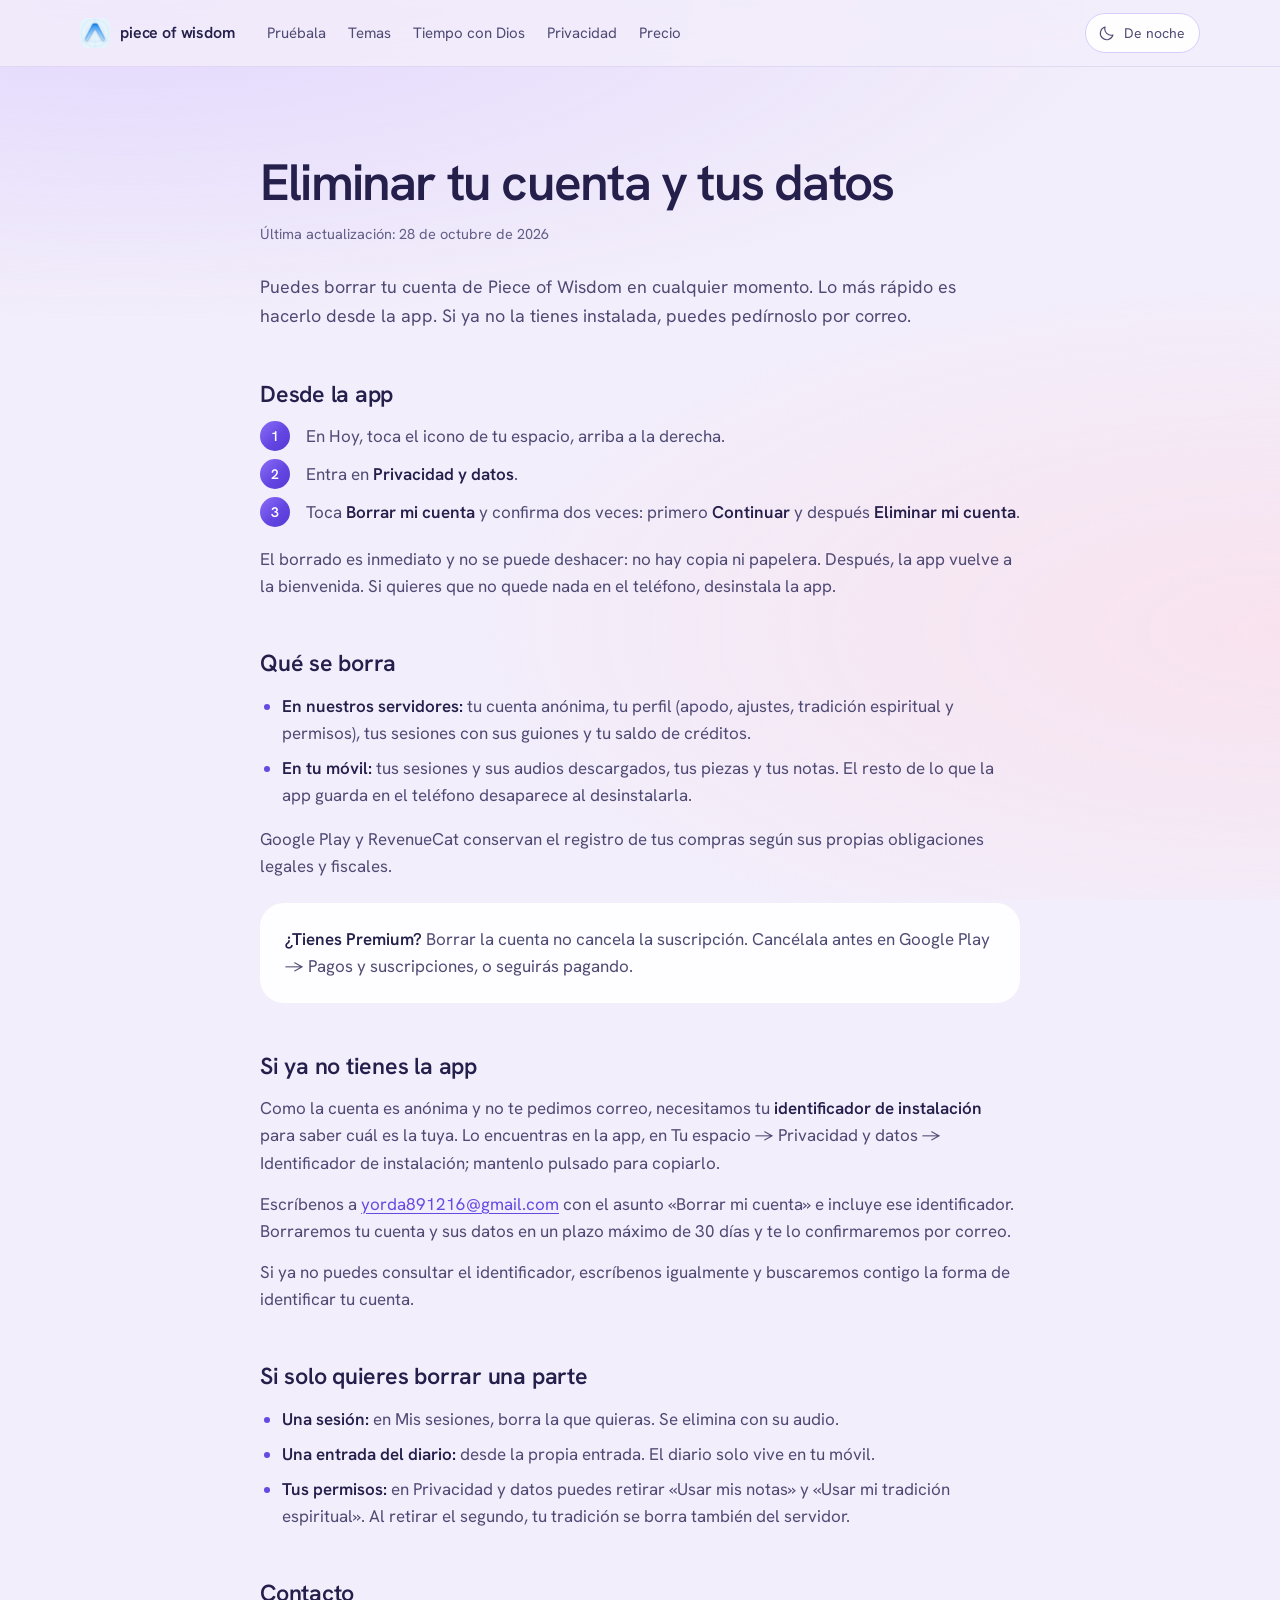
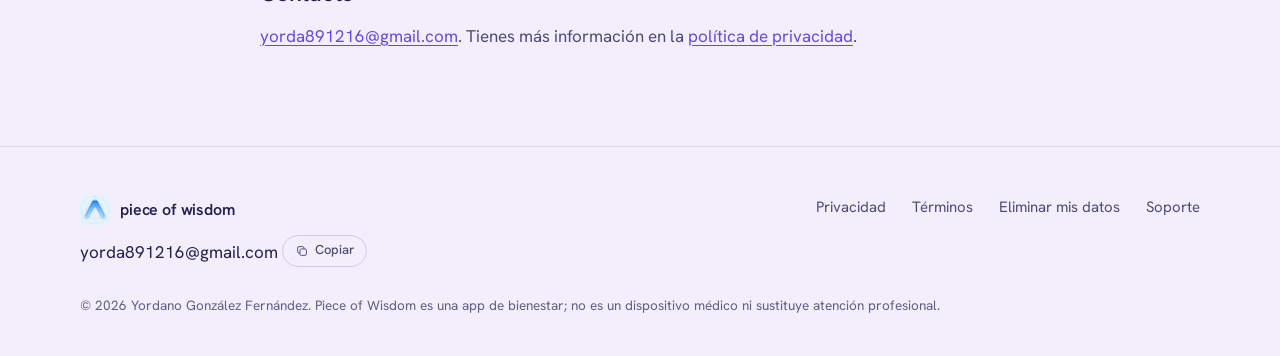
<file: eliminar-datos.html>
<!doctype html>
<html lang="es">
<head>
<meta charset="utf-8">
<meta name="viewport" content="width=device-width, initial-scale=1, viewport-fit=cover">
<title>Eliminar mis datos · Piece of Wisdom</title>
<meta name="description" content="Cómo borrar tu cuenta de Piece of Wisdom y todos sus datos, desde la app o por correo.">
<meta name="theme-color" content="#1F1A4E" media="(prefers-color-scheme: dark)">
<meta name="theme-color" content="#F3EEFB" media="(prefers-color-scheme: light)">
<link rel="icon" href="assets/favicon.png">
<link rel="apple-touch-icon" href="assets/apple-touch-icon.png">
<script>
  try { var t = localStorage.getItem('pow-tema'); if (t === 'light' || t === 'dark') document.documentElement.setAttribute('data-theme', t); } catch (e) {}
</script>
<link rel="preconnect" href="https://fonts.googleapis.com">
<link rel="preconnect" href="https://fonts.gstatic.com" crossorigin>
<link href="https://fonts.googleapis.com/css2?family=Hanken+Grotesk:wght@300;400;500;600&display=swap" rel="stylesheet">
<link rel="stylesheet" href="styles.css">
</head>
<body>
<svg xmlns="http://www.w3.org/2000/svg" style="display:none" aria-hidden="true">
<symbol id="i-sueno" viewBox="0 0 24 24"><g fill="none" stroke="currentColor" stroke-width="1.5" stroke-linecap="round" stroke-linejoin="round"><path d="M20 14.6A8.6 8.6 0 019.4 4 8.6 8.6 0 1020 14.6z"/></g></symbol>
<symbol id="i-hoy" viewBox="0 0 24 24"><g fill="none" stroke="currentColor" stroke-width="1.5" stroke-linecap="round" stroke-linejoin="round"><circle cx="12" cy="12" r="4"/><path d="M12 3v2.4M12 18.6V21M3 12h2.4M18.6 12H21M5.9 5.9l1.7 1.7M16.4 16.4l1.7 1.7M18.1 5.9l-1.7 1.7M7.6 16.4l-1.7 1.7"/></g></symbol>
<symbol id="i-copiar" viewBox="0 0 24 24"><g fill="none" stroke="currentColor" stroke-width="1.6" stroke-linejoin="round"><rect x="8.5" y="8.5" width="11" height="11" rx="2.4"/><path d="M15.5 8.5V6.9a2.4 2.4 0 0 0-2.4-2.4H6.9a2.4 2.4 0 0 0-2.4 2.4v6.2a2.4 2.4 0 0 0 2.4 2.4h1.6"/></g></symbol>
</svg>
<a class="skip" href="#contenido">Saltar al contenido</a>

<header class="site">
  <div class="wrap">
    <a class="brand" href="index.html" aria-label="Piece of Wisdom, inicio"><img src="assets/icon.png" alt="" width="30" height="30"><span>piece of wisdom</span></a>
    <nav class="nav" aria-label="Secciones">
      <a href="index.html#pruebala">Pruébala</a>
      <a href="index.html#temas">Temas</a>
      <a href="index.html#fe">Tiempo con Dios</a>
      <a href="index.html#privacidad">Privacidad</a>
      <a href="index.html#precio">Precio</a>
    </nav>
    <span class="spacer"></span>
    <button class="tema-toggle" type="button" id="tema-toggle" aria-label="Cambiar el tema">
      <svg aria-hidden="true"><use href="#i-hoy"></use></svg><span class="tema-texto">De día</span>
    </button>
  </div>
</header>

<main id="contenido" class="doc">
  <div class="wrap">
<h1>Eliminar tu cuenta y tus datos</h1>
    <p class="actualizado">Última actualización: 28 de octubre de 2026</p>

    <p class="intro">Puedes borrar tu cuenta de Piece of Wisdom en cualquier momento. Lo más rápido es hacerlo desde la app. Si ya no la tienes instalada, puedes pedírnoslo por correo.</p>

    <h2>Desde la app</h2>
    <ol class="pasos-doc">
      <li>En Hoy, toca el icono de tu espacio, arriba a la derecha.</li>
      <li>Entra en <strong>Privacidad y datos</strong>.</li>
      <li>Toca <strong>Borrar mi cuenta</strong> y confirma dos veces: primero <strong>Continuar</strong> y después <strong>Eliminar mi cuenta</strong>.</li>
    </ol>
    <p>El borrado es inmediato y no se puede deshacer: no hay copia ni papelera. Después, la app vuelve a la bienvenida. Si quieres que no quede nada en el teléfono, desinstala la app.</p>

    <h2>Qué se borra</h2>
    <ul>
      <li><strong>En nuestros servidores:</strong> tu cuenta anónima, tu perfil (apodo, ajustes, tradición espiritual y permisos), tus sesiones con sus guiones y tu saldo de créditos.</li>
      <li><strong>En tu móvil:</strong> tus sesiones y sus audios descargados, tus piezas y tus notas. El resto de lo que la app guarda en el teléfono desaparece al desinstalarla.</li>
    </ul>
    <p>Google Play y RevenueCat conservan el registro de tus compras según sus propias obligaciones legales y fiscales.</p>

    <div class="aviso">
      <p><strong>¿Tienes Premium?</strong> Borrar la cuenta no cancela la suscripción. Cancélala antes en Google Play → Pagos y suscripciones, o seguirás pagando.</p>
    </div>

    <h2>Si ya no tienes la app</h2>
    <p>Como la cuenta es anónima y no te pedimos correo, necesitamos tu <strong>identificador de instalación</strong> para saber cuál es la tuya. Lo encuentras en la app, en Tu espacio → Privacidad y datos → Identificador de instalación; mantenlo pulsado para copiarlo.</p>
    <p>Escríbenos a <a href="mailto:yorda891216@gmail.com?subject=Borrar%20mi%20cuenta%20de%20Piece%20of%20Wisdom">yorda891216@gmail.com</a> con el asunto «Borrar mi cuenta» e incluye ese identificador. Borraremos tu cuenta y sus datos en un plazo máximo de 30 días y te lo confirmaremos por correo.</p>
    <p>Si ya no puedes consultar el identificador, escríbenos igualmente y buscaremos contigo la forma de identificar tu cuenta.</p>

    <h2>Si solo quieres borrar una parte</h2>
    <ul>
      <li><strong>Una sesión:</strong> en Mis sesiones, borra la que quieras. Se elimina con su audio.</li>
      <li><strong>Una entrada del diario:</strong> desde la propia entrada. El diario solo vive en tu móvil.</li>
      <li><strong>Tus permisos:</strong> en Privacidad y datos puedes retirar «Usar mis notas» y «Usar mi tradición espiritual». Al retirar el segundo, tu tradición se borra también del servidor.</li>
    </ul>

    <h2>Contacto</h2>
    <p><a href="mailto:yorda891216@gmail.com">yorda891216@gmail.com</a>. Tienes más información en la <a href="privacidad.html">política de privacidad</a>.</p>
  </div>
</main>

<footer class="site">
  <div class="wrap">
    <div class="cols">
      <div class="contacto">
        <a class="brand" href="index.html"><img src="assets/icon.png" alt="" width="30" height="30"><span>piece of wisdom</span></a>
        <span><span class="correo">yorda891216@gmail.com</span> <button class="copiar" type="button" data-copiar="yorda891216@gmail.com"><svg width="14" height="14" aria-hidden="true"><use href="#i-copiar"></use></svg><span>Copiar</span></button></span>
      </div>
      <nav aria-label="Legal y ayuda">
        <a href="privacidad.html">Privacidad</a>
        <a href="terminos.html">Términos</a>
        <a href="eliminar-datos.html" aria-current="page">Eliminar mis datos</a>
        <a href="soporte.html">Soporte</a>
      </nav>
    </div>
    <p class="fine">© 2026 Yordano González Fernández. Piece of Wisdom es una app de bienestar; no es un dispositivo médico ni sustituye atención profesional.</p>
  </div>
</footer>

<script src="tema.js"></script>
</body>
</html>
</file>
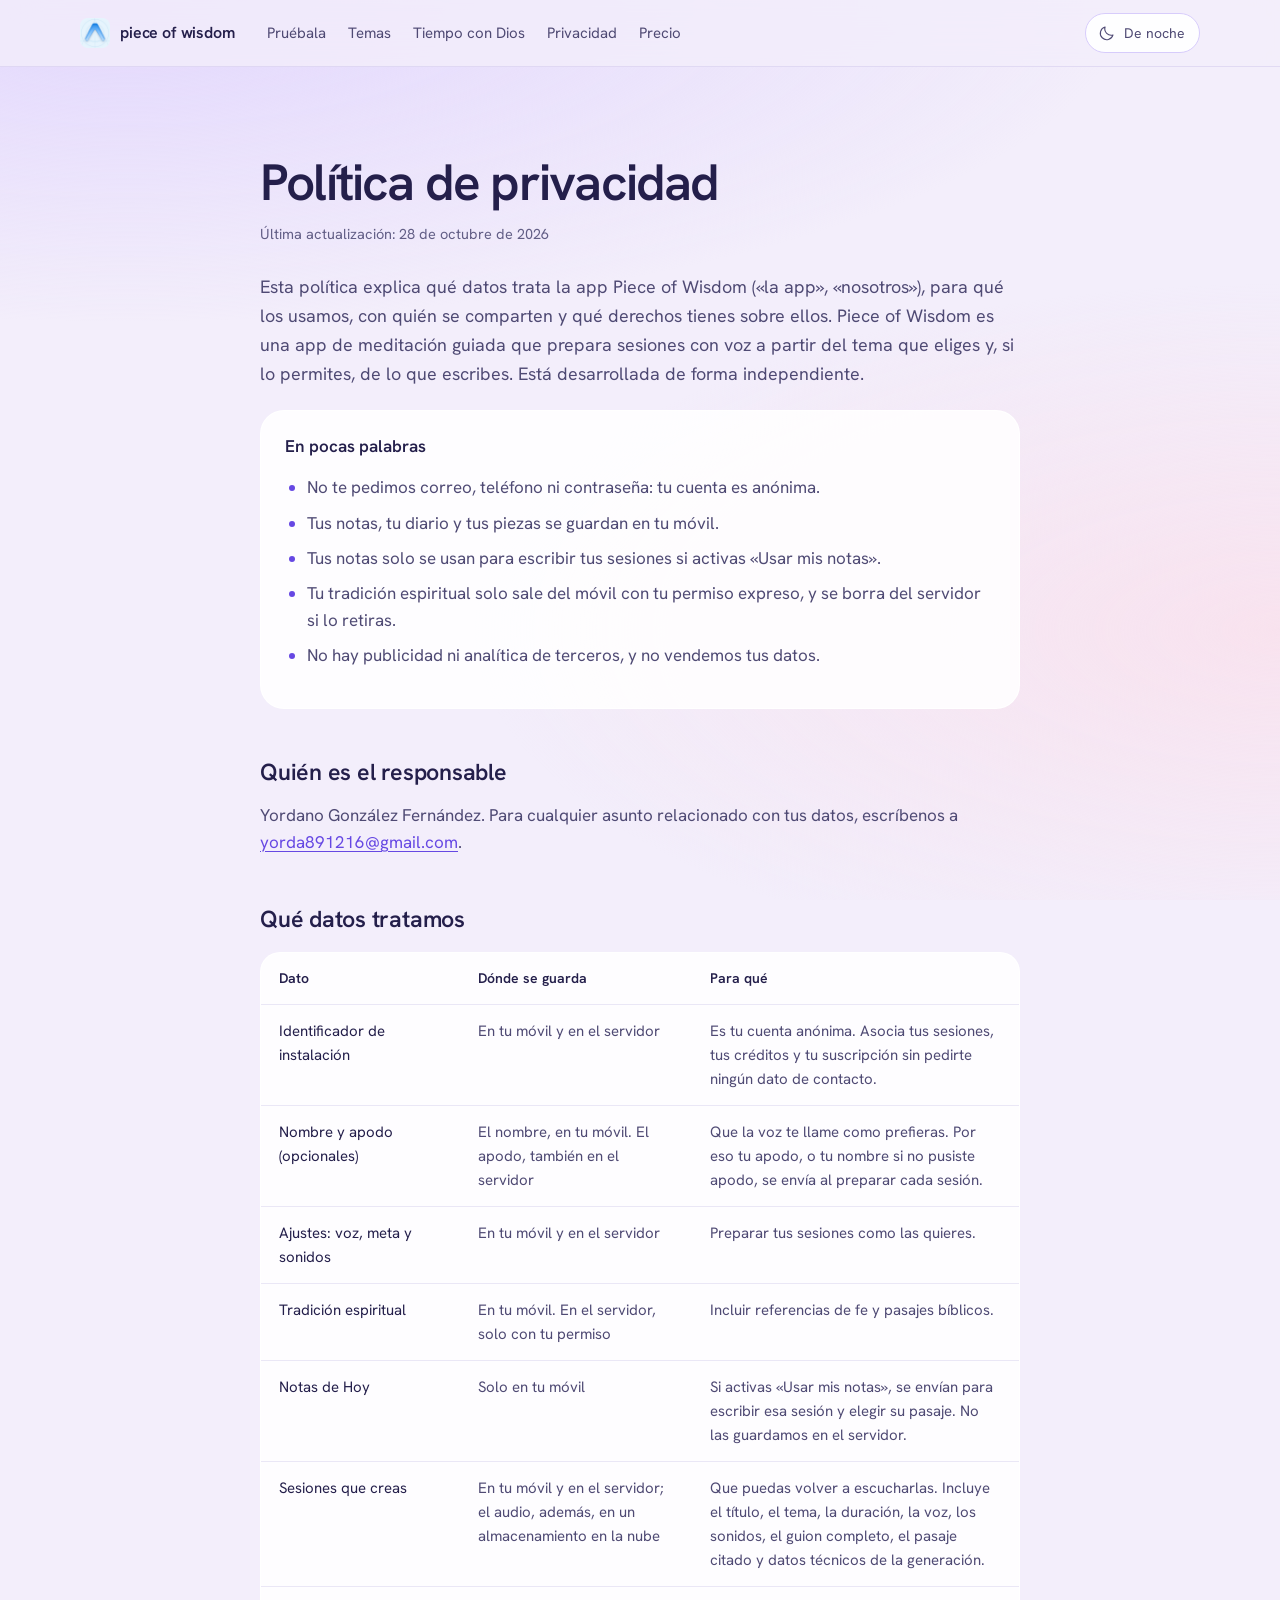
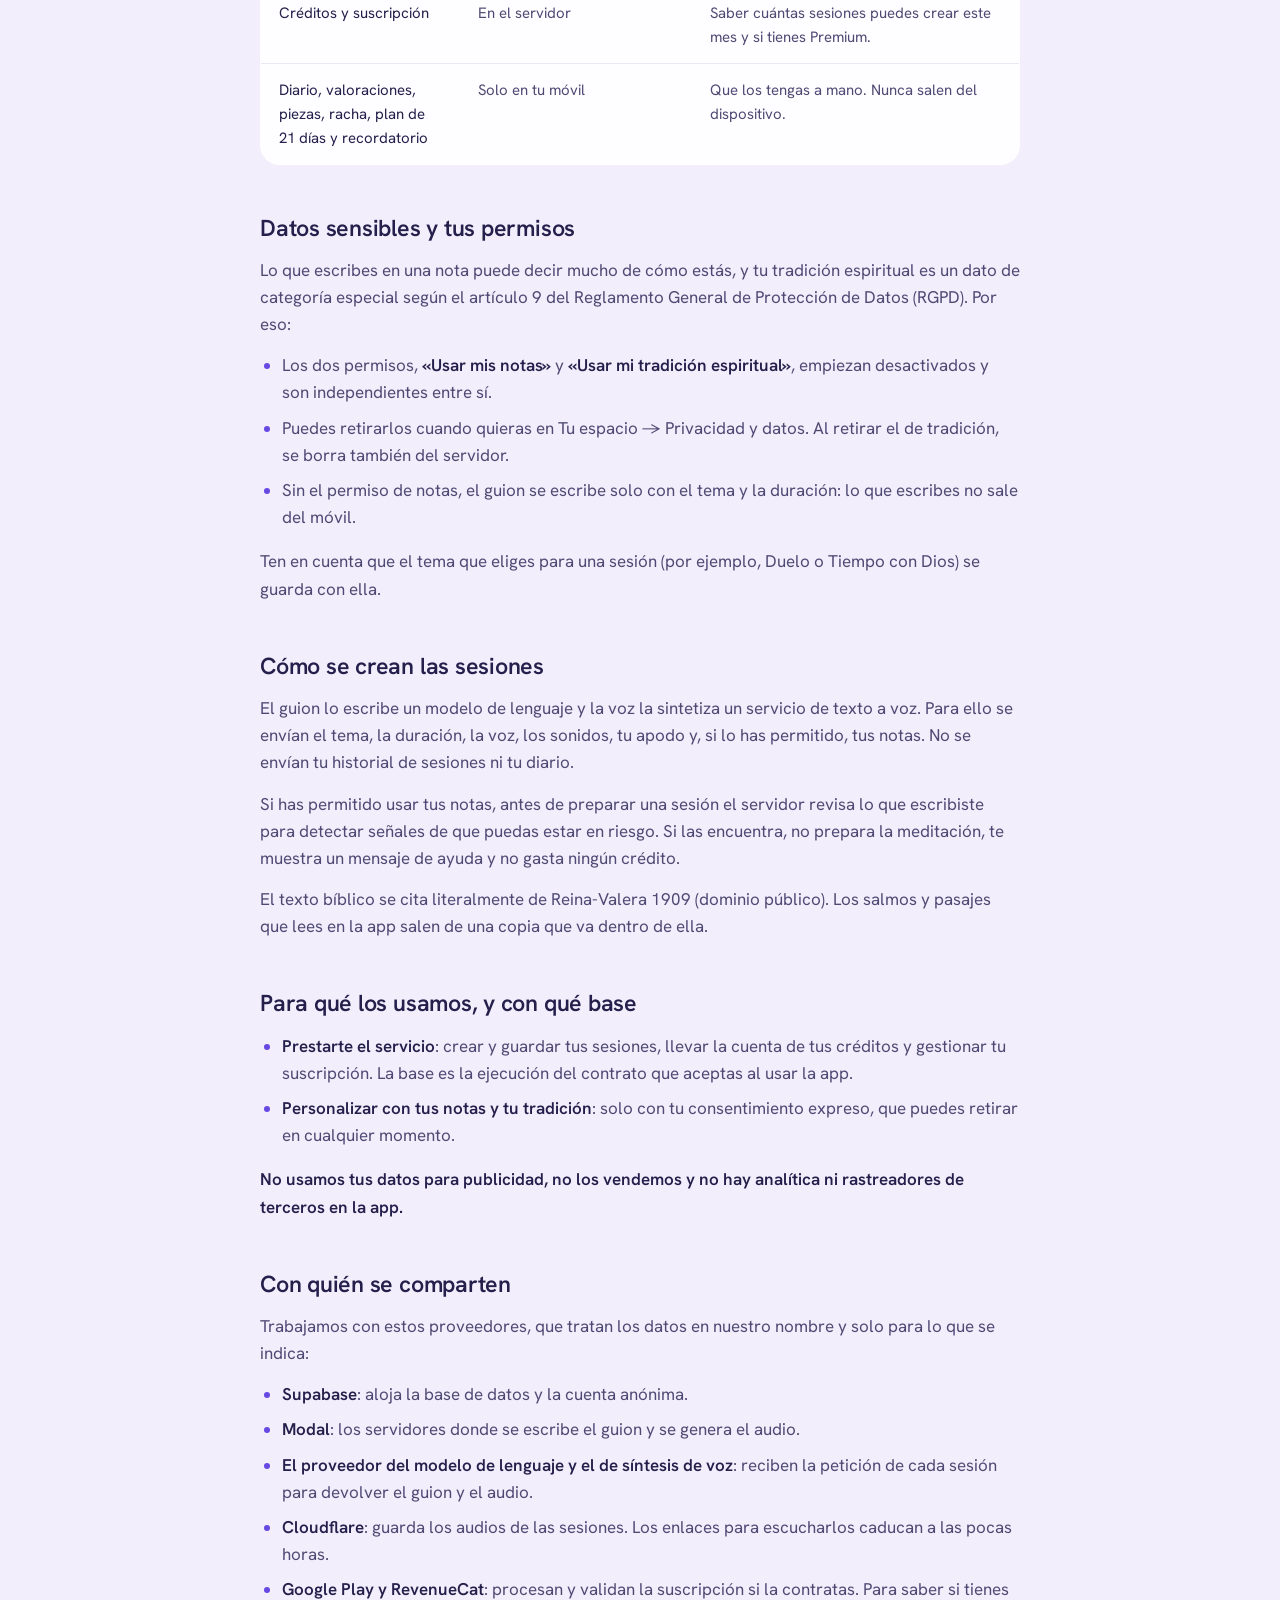
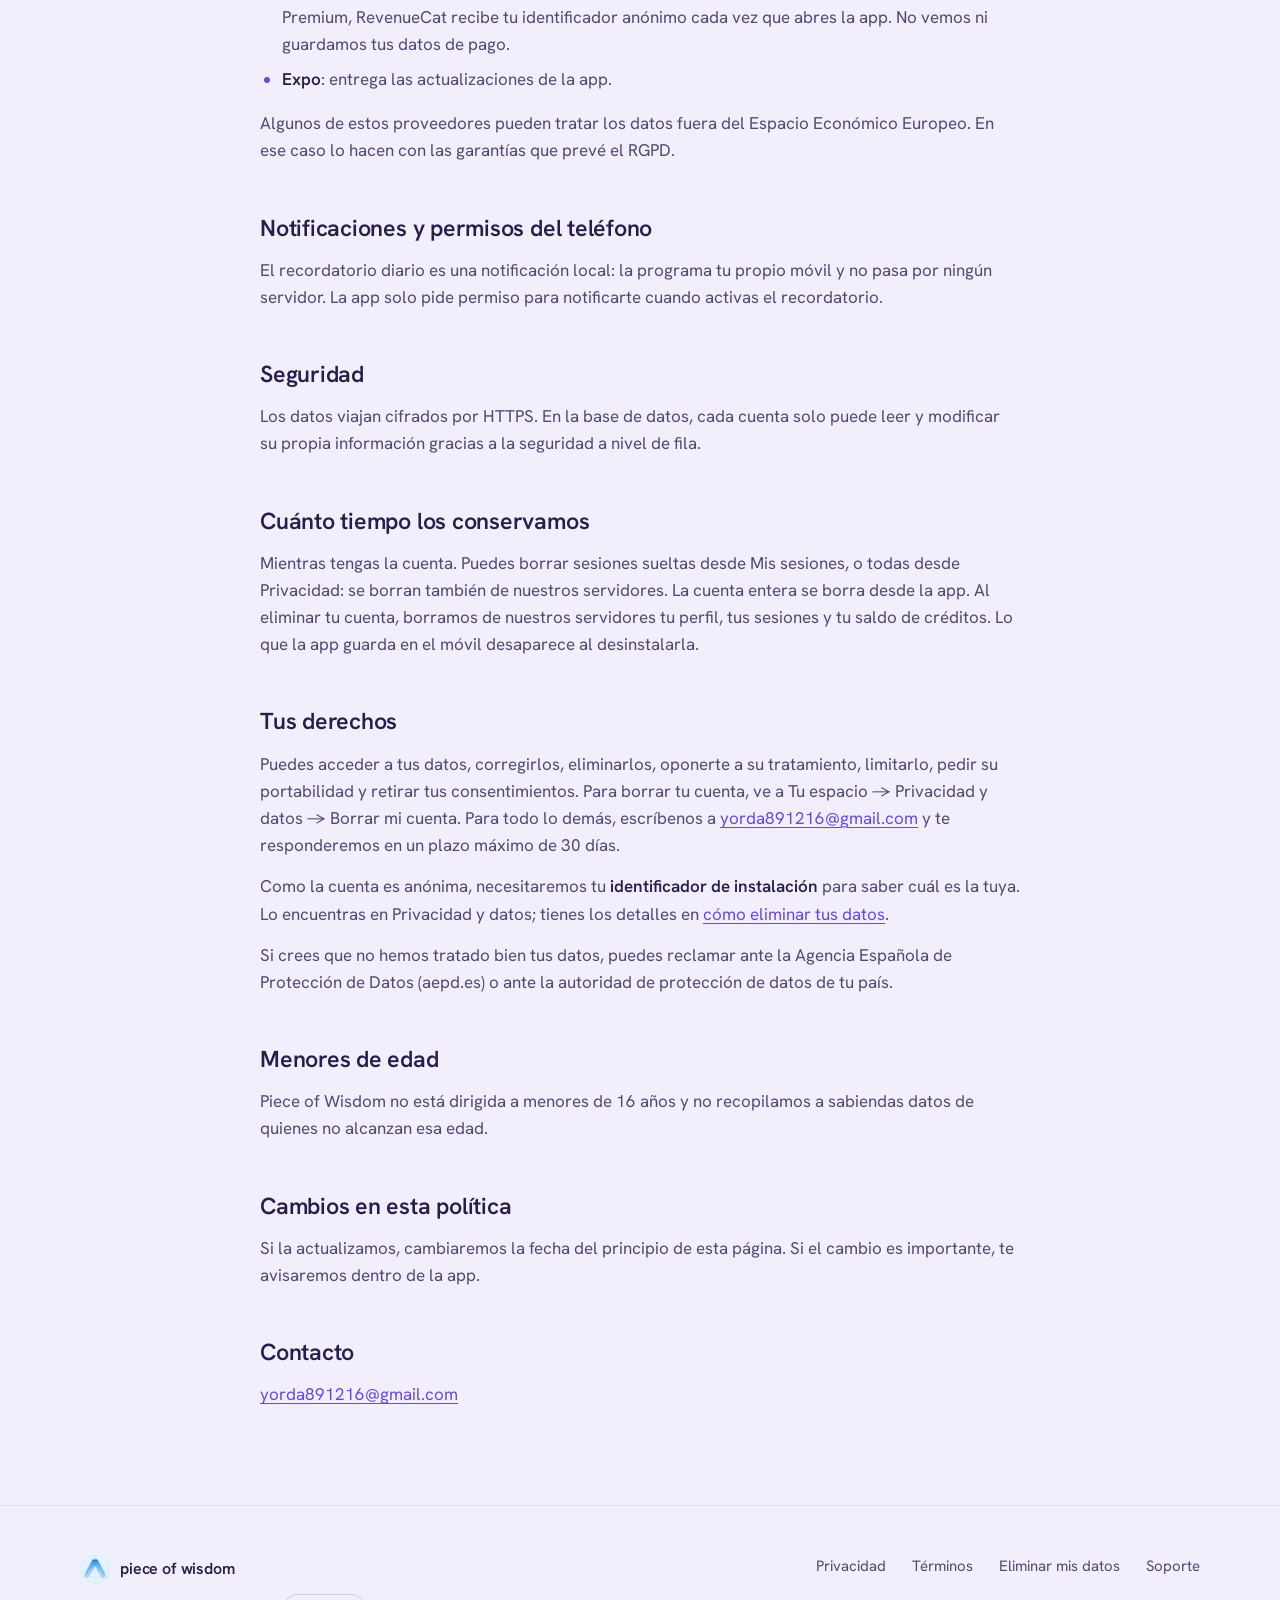
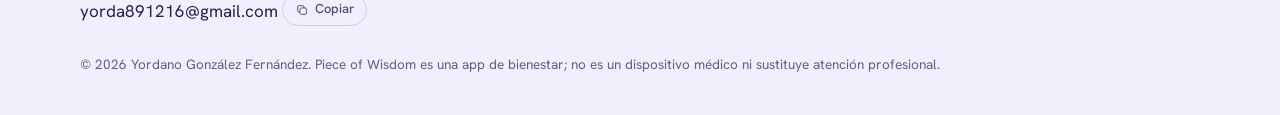
<file: privacidad.html>
<!doctype html>
<html lang="es">
<head>
<meta charset="utf-8">
<meta name="viewport" content="width=device-width, initial-scale=1, viewport-fit=cover">
<title>Política de privacidad · Piece of Wisdom</title>
<meta name="description" content="Qué datos trata Piece of Wisdom, para qué, con quién se comparten y cómo ejercer tus derechos.">
<meta name="theme-color" content="#1F1A4E" media="(prefers-color-scheme: dark)">
<meta name="theme-color" content="#F3EEFB" media="(prefers-color-scheme: light)">
<link rel="icon" href="assets/favicon.png">
<link rel="apple-touch-icon" href="assets/apple-touch-icon.png">
<script>
  try { var t = localStorage.getItem('pow-tema'); if (t === 'light' || t === 'dark') document.documentElement.setAttribute('data-theme', t); } catch (e) {}
</script>
<link rel="preconnect" href="https://fonts.googleapis.com">
<link rel="preconnect" href="https://fonts.gstatic.com" crossorigin>
<link href="https://fonts.googleapis.com/css2?family=Hanken+Grotesk:wght@300;400;500;600&display=swap" rel="stylesheet">
<link rel="stylesheet" href="styles.css">
</head>
<body>
<svg xmlns="http://www.w3.org/2000/svg" style="display:none" aria-hidden="true">
<symbol id="i-sueno" viewBox="0 0 24 24"><g fill="none" stroke="currentColor" stroke-width="1.5" stroke-linecap="round" stroke-linejoin="round"><path d="M20 14.6A8.6 8.6 0 019.4 4 8.6 8.6 0 1020 14.6z"/></g></symbol>
<symbol id="i-hoy" viewBox="0 0 24 24"><g fill="none" stroke="currentColor" stroke-width="1.5" stroke-linecap="round" stroke-linejoin="round"><circle cx="12" cy="12" r="4"/><path d="M12 3v2.4M12 18.6V21M3 12h2.4M18.6 12H21M5.9 5.9l1.7 1.7M16.4 16.4l1.7 1.7M18.1 5.9l-1.7 1.7M7.6 16.4l-1.7 1.7"/></g></symbol>
<symbol id="i-copiar" viewBox="0 0 24 24"><g fill="none" stroke="currentColor" stroke-width="1.6" stroke-linejoin="round"><rect x="8.5" y="8.5" width="11" height="11" rx="2.4"/><path d="M15.5 8.5V6.9a2.4 2.4 0 0 0-2.4-2.4H6.9a2.4 2.4 0 0 0-2.4 2.4v6.2a2.4 2.4 0 0 0 2.4 2.4h1.6"/></g></symbol>
</svg>
<a class="skip" href="#contenido">Saltar al contenido</a>

<header class="site">
  <div class="wrap">
    <a class="brand" href="index.html" aria-label="Piece of Wisdom, inicio"><img src="assets/icon.png" alt="" width="30" height="30"><span>piece of wisdom</span></a>
    <nav class="nav" aria-label="Secciones">
      <a href="index.html#pruebala">Pruébala</a>
      <a href="index.html#temas">Temas</a>
      <a href="index.html#fe">Tiempo con Dios</a>
      <a href="index.html#privacidad">Privacidad</a>
      <a href="index.html#precio">Precio</a>
    </nav>
    <span class="spacer"></span>
    <button class="tema-toggle" type="button" id="tema-toggle" aria-label="Cambiar el tema">
      <svg aria-hidden="true"><use href="#i-hoy"></use></svg><span class="tema-texto">De día</span>
    </button>
  </div>
</header>

<main id="contenido" class="doc">
  <div class="wrap">
<h1>Política de privacidad</h1>
    <p class="actualizado">Última actualización: 28 de octubre de 2026</p>

    <p class="intro">Esta política explica qué datos trata la app Piece of Wisdom («la app», «nosotros»), para qué los usamos, con quién se comparten y qué derechos tienes sobre ellos. Piece of Wisdom es una app de meditación guiada que prepara sesiones con voz a partir del tema que eliges y, si lo permites, de lo que escribes. Está desarrollada de forma independiente.</p>

    <div class="aviso">
      <p><strong>En pocas palabras</strong></p>
      <ul>
        <li>No te pedimos correo, teléfono ni contraseña: tu cuenta es anónima.</li>
        <li>Tus notas, tu diario y tus piezas se guardan en tu móvil.</li>
        <li>Tus notas solo se usan para escribir tus sesiones si activas «Usar mis notas».</li>
        <li>Tu tradición espiritual solo sale del móvil con tu permiso expreso, y se borra del servidor si lo retiras.</li>
        <li>No hay publicidad ni analítica de terceros, y no vendemos tus datos.</li>
      </ul>
    </div>

    <h2>Quién es el responsable</h2>
    <p>Yordano González Fernández. Para cualquier asunto relacionado con tus datos, escríbenos a <a href="mailto:yorda891216@gmail.com">yorda891216@gmail.com</a>.</p>

    <h2>Qué datos tratamos</h2>
    <div class="tabla">
      <table>
        <thead><tr><th scope="col">Dato</th><th scope="col">Dónde se guarda</th><th scope="col">Para qué</th></tr></thead>
        <tbody>
          <tr><td>Identificador de instalación</td><td>En tu móvil y en el servidor</td><td>Es tu cuenta anónima. Asocia tus sesiones, tus créditos y tu suscripción sin pedirte ningún dato de contacto.</td></tr>
          <tr><td>Nombre y apodo (opcionales)</td><td>El nombre, en tu móvil. El apodo, también en el servidor</td><td>Que la voz te llame como prefieras. Por eso tu apodo, o tu nombre si no pusiste apodo, se envía al preparar cada sesión.</td></tr>
          <tr><td>Ajustes: voz, meta y sonidos</td><td>En tu móvil y en el servidor</td><td>Preparar tus sesiones como las quieres.</td></tr>
          <tr><td>Tradición espiritual</td><td>En tu móvil. En el servidor, solo con tu permiso</td><td>Incluir referencias de fe y pasajes bíblicos.</td></tr>
          <tr><td>Notas de Hoy</td><td>Solo en tu móvil</td><td>Si activas «Usar mis notas», se envían para escribir esa sesión y elegir su pasaje. No las guardamos en el servidor.</td></tr>
          <tr><td>Sesiones que creas</td><td>En tu móvil y en el servidor; el audio, además, en un almacenamiento en la nube</td><td>Que puedas volver a escucharlas. Incluye el título, el tema, la duración, la voz, los sonidos, el guion completo, el pasaje citado y datos técnicos de la generación.</td></tr>
          <tr><td>Créditos y suscripción</td><td>En el servidor</td><td>Saber cuántas sesiones puedes crear este mes y si tienes Premium.</td></tr>
          <tr><td>Diario, valoraciones, piezas, racha, plan de 21 días y recordatorio</td><td>Solo en tu móvil</td><td>Que los tengas a mano. Nunca salen del dispositivo.</td></tr>
        </tbody>
      </table>
    </div>

    <h2>Datos sensibles y tus permisos</h2>
    <p>Lo que escribes en una nota puede decir mucho de cómo estás, y tu tradición espiritual es un dato de categoría especial según el artículo 9 del Reglamento General de Protección de Datos (RGPD). Por eso:</p>
    <ul>
      <li>Los dos permisos, <strong>«Usar mis notas»</strong> y <strong>«Usar mi tradición espiritual»</strong>, empiezan desactivados y son independientes entre sí.</li>
      <li>Puedes retirarlos cuando quieras en Tu espacio → Privacidad y datos. Al retirar el de tradición, se borra también del servidor.</li>
      <li>Sin el permiso de notas, el guion se escribe solo con el tema y la duración: lo que escribes no sale del móvil.</li>
    </ul>
    <p>Ten en cuenta que el tema que eliges para una sesión (por ejemplo, Duelo o Tiempo con Dios) se guarda con ella.</p>

    <h2>Cómo se crean las sesiones</h2>
    <p>El guion lo escribe un modelo de lenguaje y la voz la sintetiza un servicio de texto a voz. Para ello se envían el tema, la duración, la voz, los sonidos, tu apodo y, si lo has permitido, tus notas. No se envían tu historial de sesiones ni tu diario.</p>
    <p>Si has permitido usar tus notas, antes de preparar una sesión el servidor revisa lo que escribiste para detectar señales de que puedas estar en riesgo. Si las encuentra, no prepara la meditación, te muestra un mensaje de ayuda y no gasta ningún crédito.</p>
    <p>El texto bíblico se cita literalmente de Reina-Valera 1909 (dominio público). Los salmos y pasajes que lees en la app salen de una copia que va dentro de ella.</p>

    <h2>Para qué los usamos, y con qué base</h2>
    <ul>
      <li><strong>Prestarte el servicio</strong>: crear y guardar tus sesiones, llevar la cuenta de tus créditos y gestionar tu suscripción. La base es la ejecución del contrato que aceptas al usar la app.</li>
      <li><strong>Personalizar con tus notas y tu tradición</strong>: solo con tu consentimiento expreso, que puedes retirar en cualquier momento.</li>
    </ul>
    <p><strong>No usamos tus datos para publicidad, no los vendemos y no hay analítica ni rastreadores de terceros en la app.</strong></p>

    <h2>Con quién se comparten</h2>
    <p>Trabajamos con estos proveedores, que tratan los datos en nuestro nombre y solo para lo que se indica:</p>
    <ul>
      <li><strong>Supabase</strong>: aloja la base de datos y la cuenta anónima.</li>
      <li><strong>Modal</strong>: los servidores donde se escribe el guion y se genera el audio.</li>
      <li><strong>El proveedor del modelo de lenguaje y el de síntesis de voz</strong>: reciben la petición de cada sesión para devolver el guion y el audio.</li>
      <li><strong>Cloudflare</strong>: guarda los audios de las sesiones. Los enlaces para escucharlos caducan a las pocas horas.</li>
      <li><strong>Google Play y RevenueCat</strong>: procesan y validan la suscripción si la contratas. Para saber si tienes Premium, RevenueCat recibe tu identificador anónimo cada vez que abres la app. No vemos ni guardamos tus datos de pago.</li>
      <li><strong>Expo</strong>: entrega las actualizaciones de la app.</li>
    </ul>
    <p>Algunos de estos proveedores pueden tratar los datos fuera del Espacio Económico Europeo. En ese caso lo hacen con las garantías que prevé el RGPD.</p>

    <h2>Notificaciones y permisos del teléfono</h2>
    <p>El recordatorio diario es una notificación local: la programa tu propio móvil y no pasa por ningún servidor. La app solo pide permiso para notificarte cuando activas el recordatorio.</p>

    <h2>Seguridad</h2>
    <p>Los datos viajan cifrados por HTTPS. En la base de datos, cada cuenta solo puede leer y modificar su propia información gracias a la seguridad a nivel de fila.</p>

    <h2>Cuánto tiempo los conservamos</h2>
    <p>Mientras tengas la cuenta. Puedes borrar sesiones sueltas desde Mis sesiones, o todas desde Privacidad: se borran también de nuestros servidores. La cuenta entera se borra desde la app. Al eliminar tu cuenta, borramos de nuestros servidores tu perfil, tus sesiones y tu saldo de créditos. Lo que la app guarda en el móvil desaparece al desinstalarla.</p>

    <h2>Tus derechos</h2>
    <p>Puedes acceder a tus datos, corregirlos, eliminarlos, oponerte a su tratamiento, limitarlo, pedir su portabilidad y retirar tus consentimientos. Para borrar tu cuenta, ve a Tu espacio → Privacidad y datos → Borrar mi cuenta. Para todo lo demás, escríbenos a <a href="mailto:yorda891216@gmail.com">yorda891216@gmail.com</a> y te responderemos en un plazo máximo de 30 días.</p>
    <p>Como la cuenta es anónima, necesitaremos tu <strong>identificador de instalación</strong> para saber cuál es la tuya. Lo encuentras en Privacidad y datos; tienes los detalles en <a href="eliminar-datos.html">cómo eliminar tus datos</a>.</p>
    <p>Si crees que no hemos tratado bien tus datos, puedes reclamar ante la Agencia Española de Protección de Datos (aepd.es) o ante la autoridad de protección de datos de tu país.</p>

    <h2>Menores de edad</h2>
    <p>Piece of Wisdom no está dirigida a menores de 16 años y no recopilamos a sabiendas datos de quienes no alcanzan esa edad.</p>

    <h2>Cambios en esta política</h2>
    <p>Si la actualizamos, cambiaremos la fecha del principio de esta página. Si el cambio es importante, te avisaremos dentro de la app.</p>

    <h2>Contacto</h2>
    <p><a href="mailto:yorda891216@gmail.com">yorda891216@gmail.com</a></p>
  </div>
</main>

<footer class="site">
  <div class="wrap">
    <div class="cols">
      <div class="contacto">
        <a class="brand" href="index.html"><img src="assets/icon.png" alt="" width="30" height="30"><span>piece of wisdom</span></a>
        <span><span class="correo">yorda891216@gmail.com</span> <button class="copiar" type="button" data-copiar="yorda891216@gmail.com"><svg width="14" height="14" aria-hidden="true"><use href="#i-copiar"></use></svg><span>Copiar</span></button></span>
      </div>
      <nav aria-label="Legal y ayuda">
        <a href="privacidad.html" aria-current="page">Privacidad</a>
        <a href="terminos.html">Términos</a>
        <a href="eliminar-datos.html">Eliminar mis datos</a>
        <a href="soporte.html">Soporte</a>
      </nav>
    </div>
    <p class="fine">© 2026 Yordano González Fernández. Piece of Wisdom es una app de bienestar; no es un dispositivo médico ni sustituye atención profesional.</p>
  </div>
</footer>

<script src="tema.js"></script>
</body>
</html>
</file>
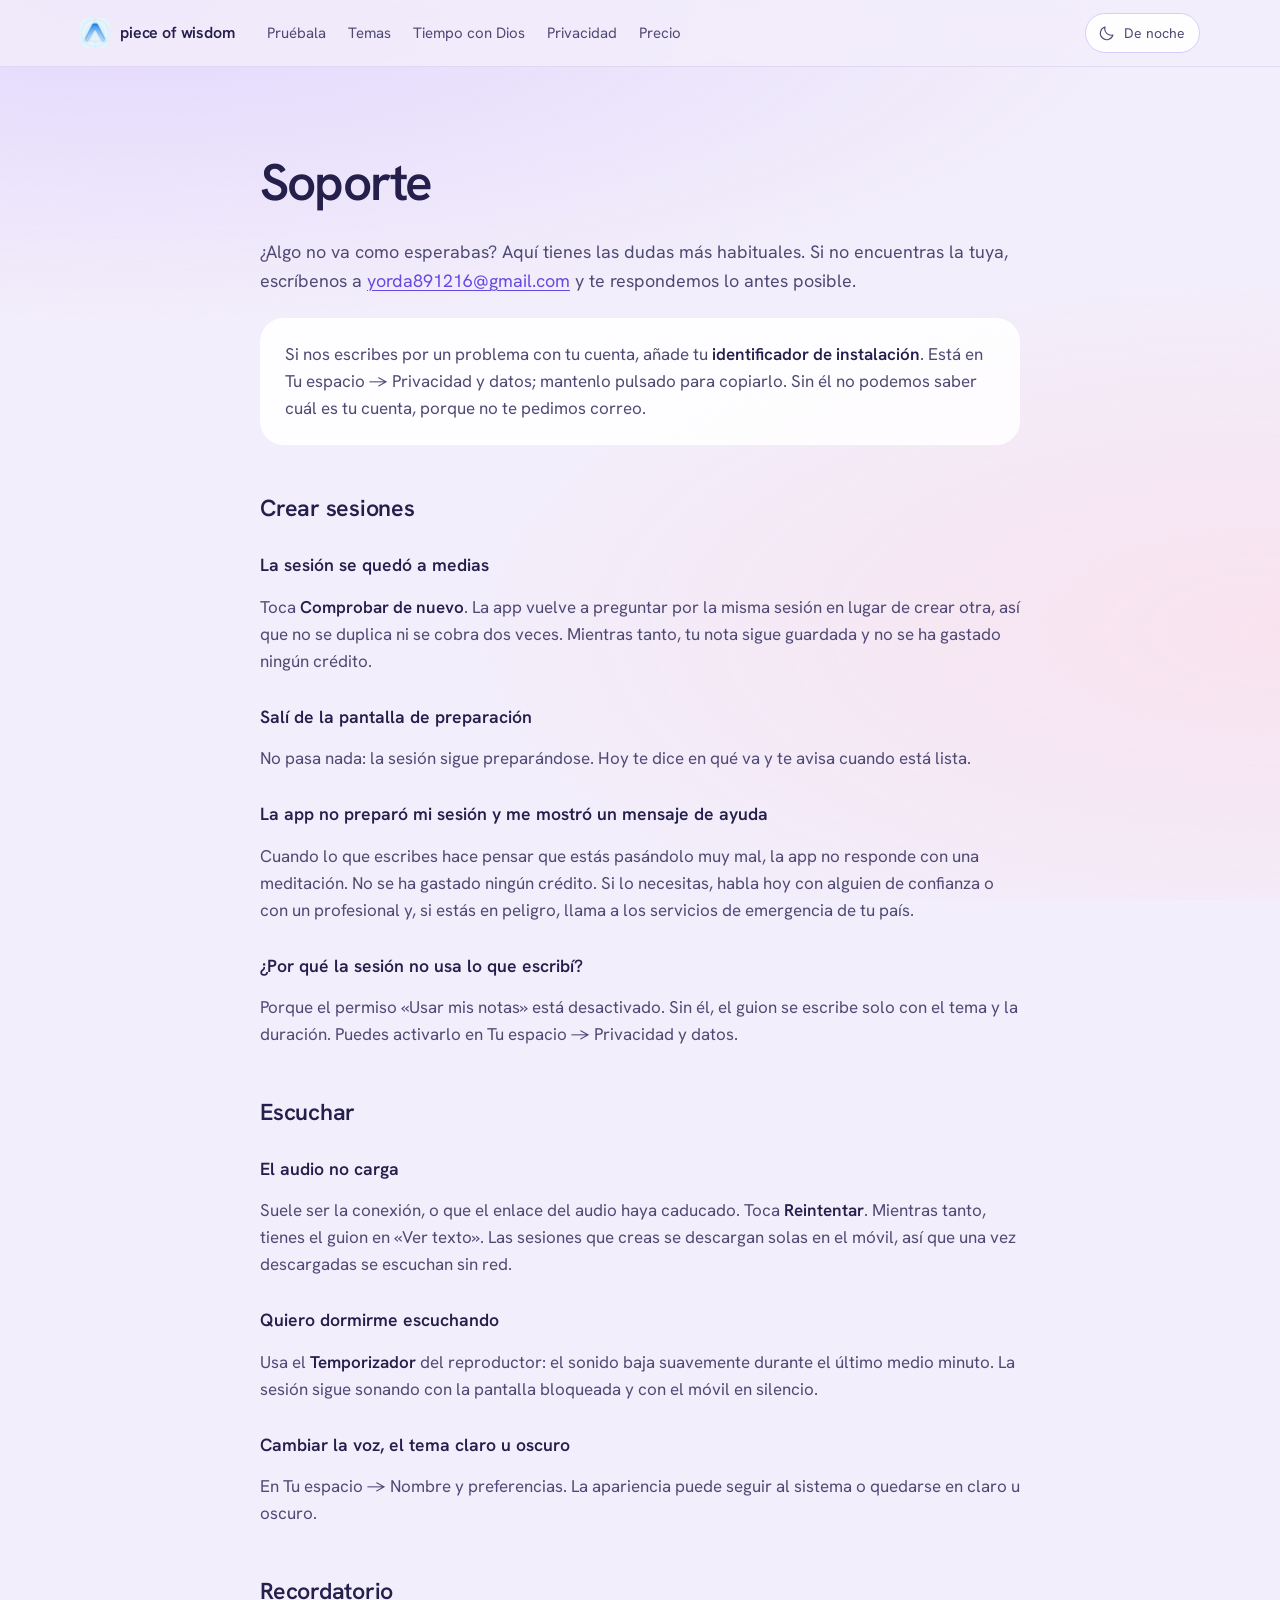
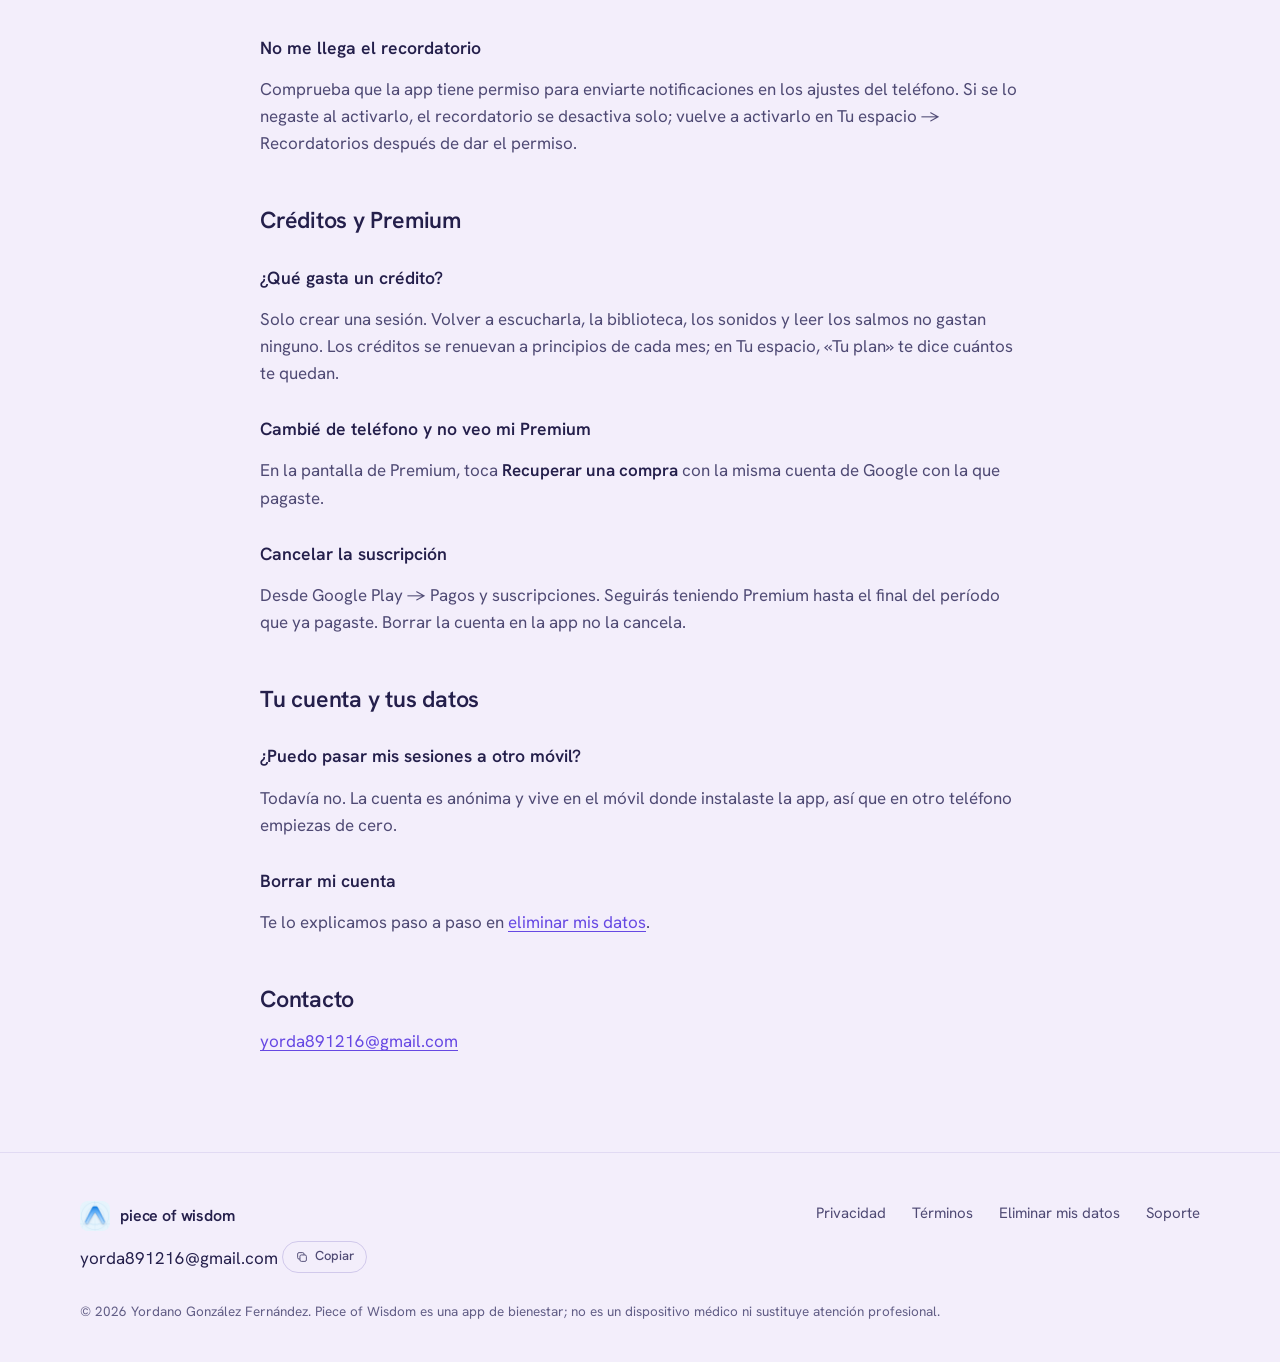
<file: soporte.html>
<!doctype html>
<html lang="es">
<head>
<meta charset="utf-8">
<meta name="viewport" content="width=device-width, initial-scale=1, viewport-fit=cover">
<title>Soporte · Piece of Wisdom</title>
<meta name="description" content="Ayuda con Piece of Wisdom: créditos, sesiones que no se crean, audio, recordatorio, suscripción y contacto.">
<meta name="theme-color" content="#1F1A4E" media="(prefers-color-scheme: dark)">
<meta name="theme-color" content="#F3EEFB" media="(prefers-color-scheme: light)">
<link rel="icon" href="assets/favicon.png">
<link rel="apple-touch-icon" href="assets/apple-touch-icon.png">
<script>
  try { var t = localStorage.getItem('pow-tema'); if (t === 'light' || t === 'dark') document.documentElement.setAttribute('data-theme', t); } catch (e) {}
</script>
<link rel="preconnect" href="https://fonts.googleapis.com">
<link rel="preconnect" href="https://fonts.gstatic.com" crossorigin>
<link href="https://fonts.googleapis.com/css2?family=Hanken+Grotesk:wght@300;400;500;600&display=swap" rel="stylesheet">
<link rel="stylesheet" href="styles.css">
</head>
<body>
<svg xmlns="http://www.w3.org/2000/svg" style="display:none" aria-hidden="true">
<symbol id="i-sueno" viewBox="0 0 24 24"><g fill="none" stroke="currentColor" stroke-width="1.5" stroke-linecap="round" stroke-linejoin="round"><path d="M20 14.6A8.6 8.6 0 019.4 4 8.6 8.6 0 1020 14.6z"/></g></symbol>
<symbol id="i-hoy" viewBox="0 0 24 24"><g fill="none" stroke="currentColor" stroke-width="1.5" stroke-linecap="round" stroke-linejoin="round"><circle cx="12" cy="12" r="4"/><path d="M12 3v2.4M12 18.6V21M3 12h2.4M18.6 12H21M5.9 5.9l1.7 1.7M16.4 16.4l1.7 1.7M18.1 5.9l-1.7 1.7M7.6 16.4l-1.7 1.7"/></g></symbol>
<symbol id="i-copiar" viewBox="0 0 24 24"><g fill="none" stroke="currentColor" stroke-width="1.6" stroke-linejoin="round"><rect x="8.5" y="8.5" width="11" height="11" rx="2.4"/><path d="M15.5 8.5V6.9a2.4 2.4 0 0 0-2.4-2.4H6.9a2.4 2.4 0 0 0-2.4 2.4v6.2a2.4 2.4 0 0 0 2.4 2.4h1.6"/></g></symbol>
</svg>
<a class="skip" href="#contenido">Saltar al contenido</a>

<header class="site">
  <div class="wrap">
    <a class="brand" href="index.html" aria-label="Piece of Wisdom, inicio"><img src="assets/icon.png" alt="" width="30" height="30"><span>piece of wisdom</span></a>
    <nav class="nav" aria-label="Secciones">
      <a href="index.html#pruebala">Pruébala</a>
      <a href="index.html#temas">Temas</a>
      <a href="index.html#fe">Tiempo con Dios</a>
      <a href="index.html#privacidad">Privacidad</a>
      <a href="index.html#precio">Precio</a>
    </nav>
    <span class="spacer"></span>
    <button class="tema-toggle" type="button" id="tema-toggle" aria-label="Cambiar el tema">
      <svg aria-hidden="true"><use href="#i-hoy"></use></svg><span class="tema-texto">De día</span>
    </button>
  </div>
</header>

<main id="contenido" class="doc">
  <div class="wrap">
<h1>Soporte</h1>
    <p class="intro">¿Algo no va como esperabas? Aquí tienes las dudas más habituales. Si no encuentras la tuya, escríbenos a <a href="mailto:yorda891216@gmail.com?subject=Ayuda%20con%20Piece%20of%20Wisdom">yorda891216@gmail.com</a> y te respondemos lo antes posible.</p>

    <div class="aviso">
      <p>Si nos escribes por un problema con tu cuenta, añade tu <strong>identificador de instalación</strong>. Está en Tu espacio → Privacidad y datos; mantenlo pulsado para copiarlo. Sin él no podemos saber cuál es tu cuenta, porque no te pedimos correo.</p>
    </div>

    <h2>Crear sesiones</h2>
    <h3>La sesión se quedó a medias</h3>
    <p>Toca <strong>Comprobar de nuevo</strong>. La app vuelve a preguntar por la misma sesión en lugar de crear otra, así que no se duplica ni se cobra dos veces. Mientras tanto, tu nota sigue guardada y no se ha gastado ningún crédito.</p>
    <h3>Salí de la pantalla de preparación</h3>
    <p>No pasa nada: la sesión sigue preparándose. Hoy te dice en qué va y te avisa cuando está lista.</p>
    <h3>La app no preparó mi sesión y me mostró un mensaje de ayuda</h3>
    <p>Cuando lo que escribes hace pensar que estás pasándolo muy mal, la app no responde con una meditación. No se ha gastado ningún crédito. Si lo necesitas, habla hoy con alguien de confianza o con un profesional y, si estás en peligro, llama a los servicios de emergencia de tu país.</p>
    <h3>¿Por qué la sesión no usa lo que escribí?</h3>
    <p>Porque el permiso «Usar mis notas» está desactivado. Sin él, el guion se escribe solo con el tema y la duración. Puedes activarlo en Tu espacio → Privacidad y datos.</p>

    <h2>Escuchar</h2>
    <h3>El audio no carga</h3>
    <p>Suele ser la conexión, o que el enlace del audio haya caducado. Toca <strong>Reintentar</strong>. Mientras tanto, tienes el guion en «Ver texto». Las sesiones que creas se descargan solas en el móvil, así que una vez descargadas se escuchan sin red.</p>
    <h3>Quiero dormirme escuchando</h3>
    <p>Usa el <strong>Temporizador</strong> del reproductor: el sonido baja suavemente durante el último medio minuto. La sesión sigue sonando con la pantalla bloqueada y con el móvil en silencio.</p>
    <h3>Cambiar la voz, el tema claro u oscuro</h3>
    <p>En Tu espacio → Nombre y preferencias. La apariencia puede seguir al sistema o quedarse en claro u oscuro.</p>

    <h2>Recordatorio</h2>
    <h3>No me llega el recordatorio</h3>
    <p>Comprueba que la app tiene permiso para enviarte notificaciones en los ajustes del teléfono. Si se lo negaste al activarlo, el recordatorio se desactiva solo; vuelve a activarlo en Tu espacio → Recordatorios después de dar el permiso.</p>

    <h2>Créditos y Premium</h2>
    <h3>¿Qué gasta un crédito?</h3>
    <p>Solo crear una sesión. Volver a escucharla, la biblioteca, los sonidos y leer los salmos no gastan ninguno. Los créditos se renuevan a principios de cada mes; en Tu espacio, «Tu plan» te dice cuántos te quedan.</p>
    <h3>Cambié de teléfono y no veo mi Premium</h3>
    <p>En la pantalla de Premium, toca <strong>Recuperar una compra</strong> con la misma cuenta de Google con la que pagaste.</p>
    <h3>Cancelar la suscripción</h3>
    <p>Desde Google Play → Pagos y suscripciones. Seguirás teniendo Premium hasta el final del período que ya pagaste. Borrar la cuenta en la app no la cancela.</p>

    <h2>Tu cuenta y tus datos</h2>
    <h3>¿Puedo pasar mis sesiones a otro móvil?</h3>
    <p>Todavía no. La cuenta es anónima y vive en el móvil donde instalaste la app, así que en otro teléfono empiezas de cero.</p>
    <h3>Borrar mi cuenta</h3>
    <p>Te lo explicamos paso a paso en <a href="eliminar-datos.html">eliminar mis datos</a>.</p>

    <h2>Contacto</h2>
    <p><a href="mailto:yorda891216@gmail.com?subject=Ayuda%20con%20Piece%20of%20Wisdom">yorda891216@gmail.com</a></p>
  </div>
</main>

<footer class="site">
  <div class="wrap">
    <div class="cols">
      <div class="contacto">
        <a class="brand" href="index.html"><img src="assets/icon.png" alt="" width="30" height="30"><span>piece of wisdom</span></a>
        <span><span class="correo">yorda891216@gmail.com</span> <button class="copiar" type="button" data-copiar="yorda891216@gmail.com"><svg width="14" height="14" aria-hidden="true"><use href="#i-copiar"></use></svg><span>Copiar</span></button></span>
      </div>
      <nav aria-label="Legal y ayuda">
        <a href="privacidad.html">Privacidad</a>
        <a href="terminos.html">Términos</a>
        <a href="eliminar-datos.html">Eliminar mis datos</a>
        <a href="soporte.html" aria-current="page">Soporte</a>
      </nav>
    </div>
    <p class="fine">© 2026 Yordano González Fernández. Piece of Wisdom es una app de bienestar; no es un dispositivo médico ni sustituye atención profesional.</p>
  </div>
</footer>

<script src="tema.js"></script>
</body>
</html>
</file>
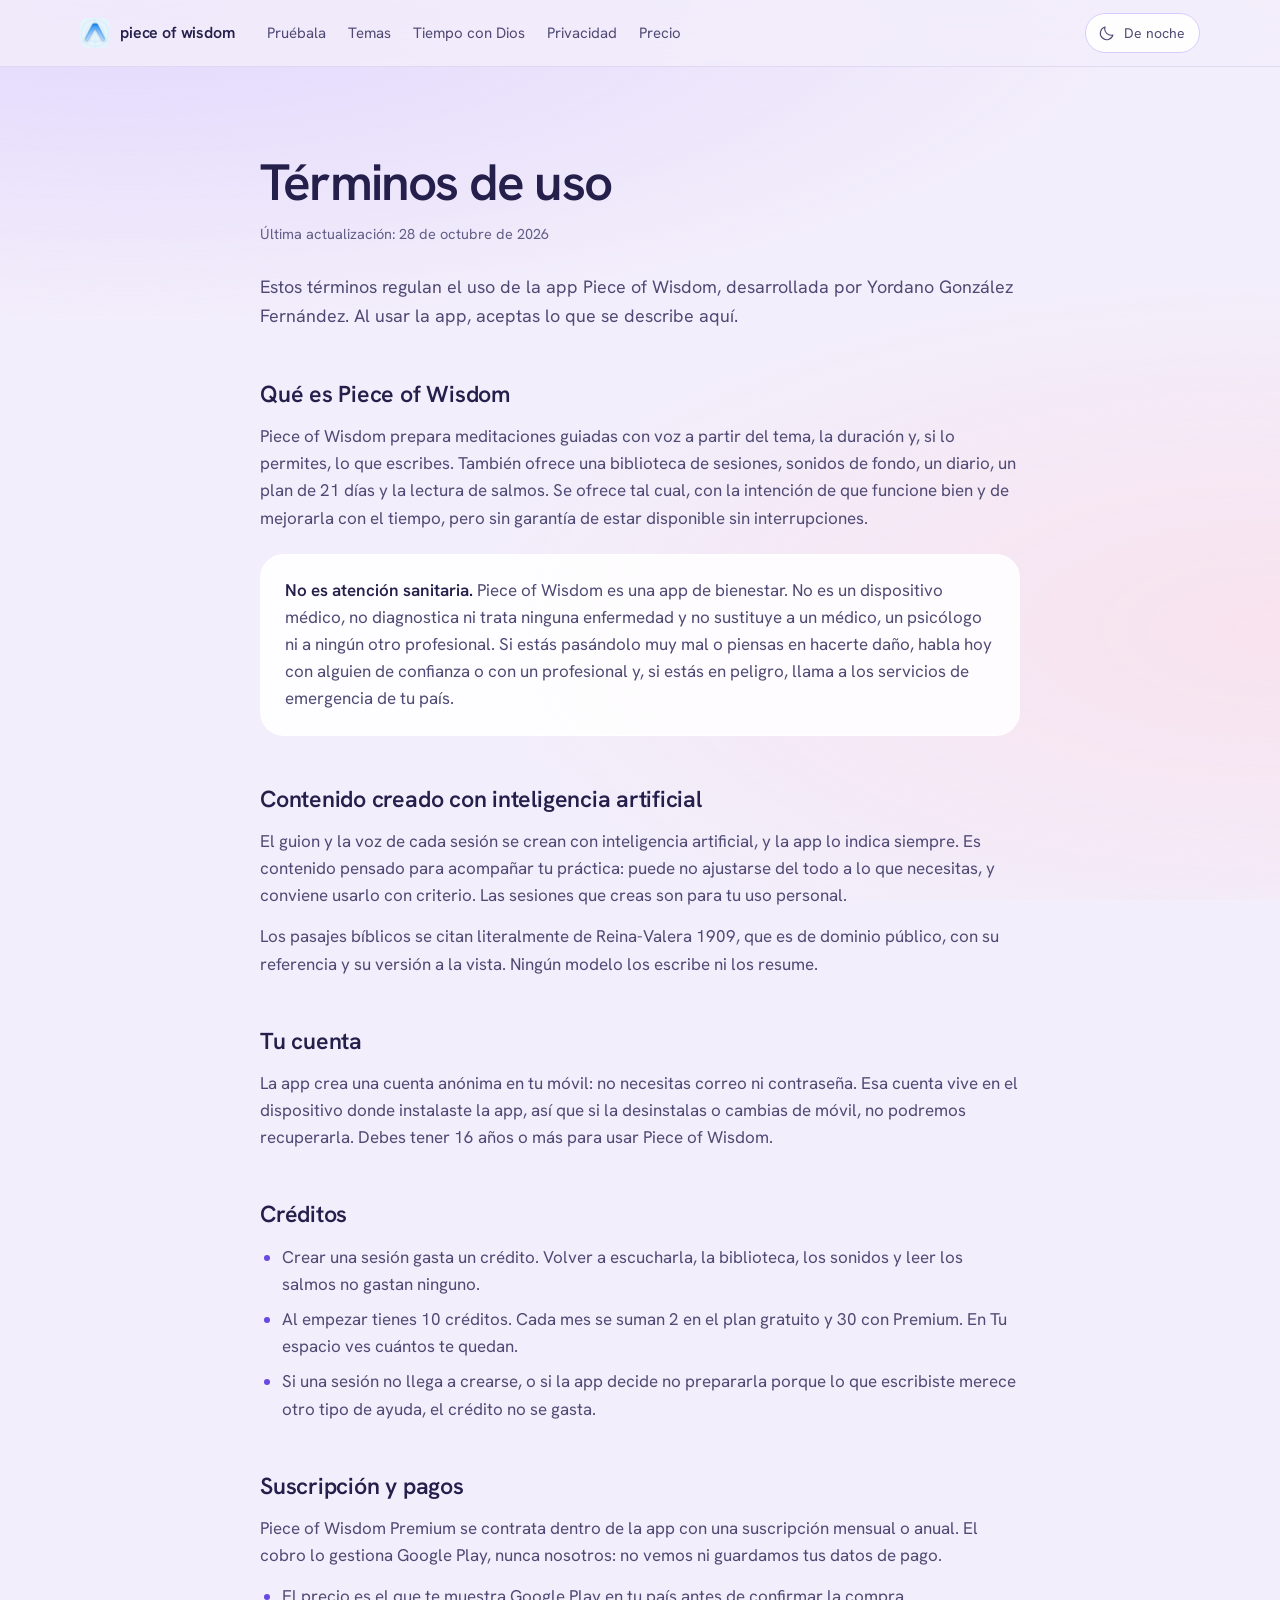
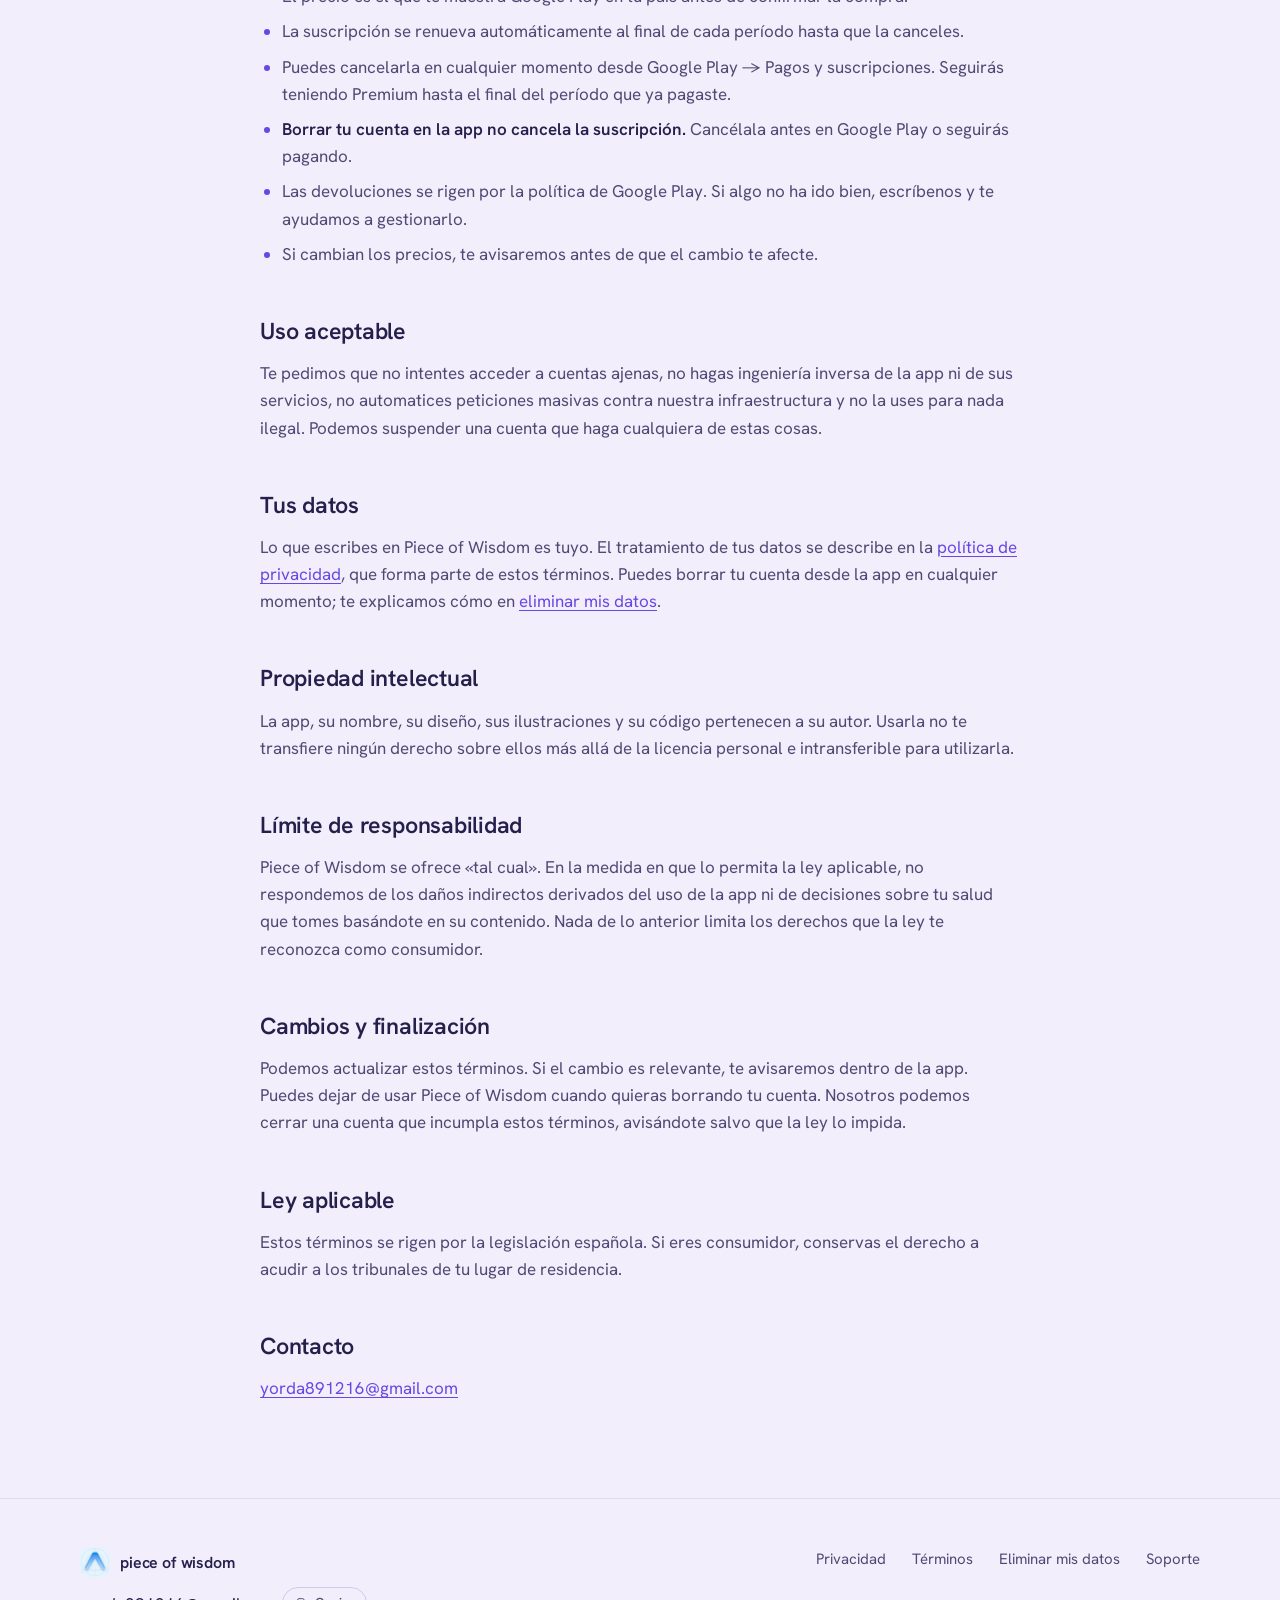
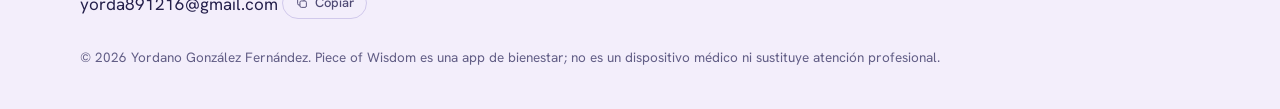
<file: terminos.html>
<!doctype html>
<html lang="es">
<head>
<meta charset="utf-8">
<meta name="viewport" content="width=device-width, initial-scale=1, viewport-fit=cover">
<title>Términos de uso · Piece of Wisdom</title>
<meta name="description" content="Las condiciones de uso de Piece of Wisdom: qué es, qué no es, créditos, suscripción y responsabilidad.">
<meta name="theme-color" content="#1F1A4E" media="(prefers-color-scheme: dark)">
<meta name="theme-color" content="#F3EEFB" media="(prefers-color-scheme: light)">
<link rel="icon" href="assets/favicon.png">
<link rel="apple-touch-icon" href="assets/apple-touch-icon.png">
<script>
  try { var t = localStorage.getItem('pow-tema'); if (t === 'light' || t === 'dark') document.documentElement.setAttribute('data-theme', t); } catch (e) {}
</script>
<link rel="preconnect" href="https://fonts.googleapis.com">
<link rel="preconnect" href="https://fonts.gstatic.com" crossorigin>
<link href="https://fonts.googleapis.com/css2?family=Hanken+Grotesk:wght@300;400;500;600&display=swap" rel="stylesheet">
<link rel="stylesheet" href="styles.css">
</head>
<body>
<svg xmlns="http://www.w3.org/2000/svg" style="display:none" aria-hidden="true">
<symbol id="i-sueno" viewBox="0 0 24 24"><g fill="none" stroke="currentColor" stroke-width="1.5" stroke-linecap="round" stroke-linejoin="round"><path d="M20 14.6A8.6 8.6 0 019.4 4 8.6 8.6 0 1020 14.6z"/></g></symbol>
<symbol id="i-hoy" viewBox="0 0 24 24"><g fill="none" stroke="currentColor" stroke-width="1.5" stroke-linecap="round" stroke-linejoin="round"><circle cx="12" cy="12" r="4"/><path d="M12 3v2.4M12 18.6V21M3 12h2.4M18.6 12H21M5.9 5.9l1.7 1.7M16.4 16.4l1.7 1.7M18.1 5.9l-1.7 1.7M7.6 16.4l-1.7 1.7"/></g></symbol>
<symbol id="i-copiar" viewBox="0 0 24 24"><g fill="none" stroke="currentColor" stroke-width="1.6" stroke-linejoin="round"><rect x="8.5" y="8.5" width="11" height="11" rx="2.4"/><path d="M15.5 8.5V6.9a2.4 2.4 0 0 0-2.4-2.4H6.9a2.4 2.4 0 0 0-2.4 2.4v6.2a2.4 2.4 0 0 0 2.4 2.4h1.6"/></g></symbol>
</svg>
<a class="skip" href="#contenido">Saltar al contenido</a>

<header class="site">
  <div class="wrap">
    <a class="brand" href="index.html" aria-label="Piece of Wisdom, inicio"><img src="assets/icon.png" alt="" width="30" height="30"><span>piece of wisdom</span></a>
    <nav class="nav" aria-label="Secciones">
      <a href="index.html#pruebala">Pruébala</a>
      <a href="index.html#temas">Temas</a>
      <a href="index.html#fe">Tiempo con Dios</a>
      <a href="index.html#privacidad">Privacidad</a>
      <a href="index.html#precio">Precio</a>
    </nav>
    <span class="spacer"></span>
    <button class="tema-toggle" type="button" id="tema-toggle" aria-label="Cambiar el tema">
      <svg aria-hidden="true"><use href="#i-hoy"></use></svg><span class="tema-texto">De día</span>
    </button>
  </div>
</header>

<main id="contenido" class="doc">
  <div class="wrap">
<h1>Términos de uso</h1>
    <p class="actualizado">Última actualización: 28 de octubre de 2026</p>

    <p class="intro">Estos términos regulan el uso de la app Piece of Wisdom, desarrollada por Yordano González Fernández. Al usar la app, aceptas lo que se describe aquí.</p>

    <h2>Qué es Piece of Wisdom</h2>
    <p>Piece of Wisdom prepara meditaciones guiadas con voz a partir del tema, la duración y, si lo permites, lo que escribes. También ofrece una biblioteca de sesiones, sonidos de fondo, un diario, un plan de 21 días y la lectura de salmos. Se ofrece tal cual, con la intención de que funcione bien y de mejorarla con el tiempo, pero sin garantía de estar disponible sin interrupciones.</p>
    <div class="aviso">
      <p><strong>No es atención sanitaria.</strong> Piece of Wisdom es una app de bienestar. No es un dispositivo médico, no diagnostica ni trata ninguna enfermedad y no sustituye a un médico, un psicólogo ni a ningún otro profesional. Si estás pasándolo muy mal o piensas en hacerte daño, habla hoy con alguien de confianza o con un profesional y, si estás en peligro, llama a los servicios de emergencia de tu país.</p>
    </div>

    <h2>Contenido creado con inteligencia artificial</h2>
    <p>El guion y la voz de cada sesión se crean con inteligencia artificial, y la app lo indica siempre. Es contenido pensado para acompañar tu práctica: puede no ajustarse del todo a lo que necesitas, y conviene usarlo con criterio. Las sesiones que creas son para tu uso personal.</p>
    <p>Los pasajes bíblicos se citan literalmente de Reina-Valera 1909, que es de dominio público, con su referencia y su versión a la vista. Ningún modelo los escribe ni los resume.</p>

    <h2>Tu cuenta</h2>
    <p>La app crea una cuenta anónima en tu móvil: no necesitas correo ni contraseña. Esa cuenta vive en el dispositivo donde instalaste la app, así que si la desinstalas o cambias de móvil, no podremos recuperarla. Debes tener 16 años o más para usar Piece of Wisdom.</p>

    <h2>Créditos</h2>
    <ul>
      <li>Crear una sesión gasta un crédito. Volver a escucharla, la biblioteca, los sonidos y leer los salmos no gastan ninguno.</li>
      <li>Al empezar tienes 10 créditos. Cada mes se suman 2 en el plan gratuito y 30 con Premium. En Tu espacio ves cuántos te quedan.</li>
      <li>Si una sesión no llega a crearse, o si la app decide no prepararla porque lo que escribiste merece otro tipo de ayuda, el crédito no se gasta.</li>
    </ul>

    <h2>Suscripción y pagos</h2>
    <p>Piece of Wisdom Premium se contrata dentro de la app con una suscripción mensual o anual. El cobro lo gestiona Google Play, nunca nosotros: no vemos ni guardamos tus datos de pago.</p>
    <ul>
      <li>El precio es el que te muestra Google Play en tu país antes de confirmar la compra.</li>
      <li>La suscripción se renueva automáticamente al final de cada período hasta que la canceles.</li>
      <li>Puedes cancelarla en cualquier momento desde Google Play → Pagos y suscripciones. Seguirás teniendo Premium hasta el final del período que ya pagaste.</li>
      <li><strong>Borrar tu cuenta en la app no cancela la suscripción.</strong> Cancélala antes en Google Play o seguirás pagando.</li>
      <li>Las devoluciones se rigen por la política de Google Play. Si algo no ha ido bien, escríbenos y te ayudamos a gestionarlo.</li>
      <li>Si cambian los precios, te avisaremos antes de que el cambio te afecte.</li>
    </ul>

    <h2>Uso aceptable</h2>
    <p>Te pedimos que no intentes acceder a cuentas ajenas, no hagas ingeniería inversa de la app ni de sus servicios, no automatices peticiones masivas contra nuestra infraestructura y no la uses para nada ilegal. Podemos suspender una cuenta que haga cualquiera de estas cosas.</p>

    <h2>Tus datos</h2>
    <p>Lo que escribes en Piece of Wisdom es tuyo. El tratamiento de tus datos se describe en la <a href="privacidad.html">política de privacidad</a>, que forma parte de estos términos. Puedes borrar tu cuenta desde la app en cualquier momento; te explicamos cómo en <a href="eliminar-datos.html">eliminar mis datos</a>.</p>

    <h2>Propiedad intelectual</h2>
    <p>La app, su nombre, su diseño, sus ilustraciones y su código pertenecen a su autor. Usarla no te transfiere ningún derecho sobre ellos más allá de la licencia personal e intransferible para utilizarla.</p>

    <h2>Límite de responsabilidad</h2>
    <p>Piece of Wisdom se ofrece «tal cual». En la medida en que lo permita la ley aplicable, no respondemos de los daños indirectos derivados del uso de la app ni de decisiones sobre tu salud que tomes basándote en su contenido. Nada de lo anterior limita los derechos que la ley te reconozca como consumidor.</p>

    <h2>Cambios y finalización</h2>
    <p>Podemos actualizar estos términos. Si el cambio es relevante, te avisaremos dentro de la app. Puedes dejar de usar Piece of Wisdom cuando quieras borrando tu cuenta. Nosotros podemos cerrar una cuenta que incumpla estos términos, avisándote salvo que la ley lo impida.</p>

    <h2>Ley aplicable</h2>
    <p>Estos términos se rigen por la legislación española. Si eres consumidor, conservas el derecho a acudir a los tribunales de tu lugar de residencia.</p>

    <h2>Contacto</h2>
    <p><a href="mailto:yorda891216@gmail.com">yorda891216@gmail.com</a></p>
  </div>
</main>

<footer class="site">
  <div class="wrap">
    <div class="cols">
      <div class="contacto">
        <a class="brand" href="index.html"><img src="assets/icon.png" alt="" width="30" height="30"><span>piece of wisdom</span></a>
        <span><span class="correo">yorda891216@gmail.com</span> <button class="copiar" type="button" data-copiar="yorda891216@gmail.com"><svg width="14" height="14" aria-hidden="true"><use href="#i-copiar"></use></svg><span>Copiar</span></button></span>
      </div>
      <nav aria-label="Legal y ayuda">
        <a href="privacidad.html">Privacidad</a>
        <a href="terminos.html" aria-current="page">Términos</a>
        <a href="eliminar-datos.html">Eliminar mis datos</a>
        <a href="soporte.html">Soporte</a>
      </nav>
    </div>
    <p class="fine">© 2026 Yordano González Fernández. Piece of Wisdom es una app de bienestar; no es un dispositivo médico ni sustituye atención profesional.</p>
  </div>
</footer>

<script src="tema.js"></script>
</body>
</html>
</file>
<file: styles.css>
/* Piece of Wisdom · hoja de estilos compartida.
 *
 * Los colores son los tokens de la app (src/theme/tokens.ts en
 * piece-of-wisdom), con la piel «MindZen»: noche índigo de oscuro —fondo
 * índigo, cristal y acento lavanda— y mañana lavanda de claro —lavanda que
 * baja a rosado, tarjetas blancas, tinta marino y violeta—. El degradado
 * violeta (`--grad`) es lo principal y lo encendido, y las fotos llevan el
 * tinte de atardecer (`--tinte`). Una sola familia, Hanken Grotesk, como en
 * la app. Si cambian los tokens de la app hay que copiarlos aquí a mano: los
 * dos proyectos no comparten código.
 *
 * Composición: el cielo baja. Cada tramo de la página es un trozo del mismo
 * cielo, separado del siguiente por una línea de horizonte; el texto va a la
 * izquierda en una columna de 1120.
 */

/* ── tokens: noche índigo (oscuro) por defecto ────────────────────────── */
/* `.de-noche` es el móvil de la demo en las pantallas que la app pinta
   siempre de noche (Escuchar, Preparando y el reproductor): lleva los mismos
   valores aunque la página esté de día. */
:root,
.de-noche {
  --space: #1F1A4E;
  --space-deep: #18153E;
  --surface: rgba(255, 255, 255, .07);
  --surface-low: rgba(255, 255, 255, .08);
  --sheet: #2A2362;
  --blue: rgba(140, 110, 248, .24);
  --card-borde: rgba(255, 255, 255, .12);
  /* La tarjeta del cuaderno de Hoy: de noche, un velo violeta con filo lila. */
  --cuaderno: linear-gradient(135deg, rgba(150, 120, 255, .36), rgba(98, 70, 224, .22));
  --cuaderno-borde: rgba(188, 170, 255, .48);
  --cuaderno-icono: rgba(255, 255, 255, .16);
  --cuaderno-tinta: #FFFFFF;

  --fg: #F4F1FF;
  --secondary: #CFC9EE;
  --light: #BCAAFF;
  --light-strong: #DCD2FF;
  --muted: #A9A2D4;
  --primary: #7656EE;
  --primary-end: #5236D0;
  --on-primary: #FFFFFF;

  --selection: #9479FA;
  --encendido: #7656EE;
  --on-encendido: #FFFFFF;
  --selection-border: #A891FF;
  --ring: rgba(207, 201, 238, .45);
  --chip: rgba(255, 255, 255, .08);
  --chip-borde: rgba(255, 255, 255, .16);
  --border: rgba(207, 201, 238, .3);
  --field-border: rgba(255, 255, 255, .2);
  --separator: rgba(255, 255, 255, .1);
  --track: rgba(255, 255, 255, .16);
  --danger-text: #FFB4A5;
  --focus: #CDBFFF;

  --overlay: rgba(10, 6, 34, .6);
  --scrim: rgba(10, 6, 34, .7);
  --shadow: rgba(5, 3, 26, .6);

  --ambiente-a: #4A36A8;
  --ambiente-b: #4E2C74;
  --destacada-a: #5A44C4;
  --destacada-b: #33287E;
  --on-destacada: #FFFFFF;
  --on-destacada-suave: #E6E0FF;
  --velo-0: rgba(20, 16, 56, 0);
  --velo-1: rgba(20, 16, 56, .9);
  --on-velo: #FFFFFF;
  --on-velo-suave: #E6E0FF;
  --cristal: rgba(255, 255, 255, .14);
  --cristal-borde: rgba(255, 255, 255, .4);
  --cristal-oscuro: rgba(30, 20, 90, .45);
  --barra: rgba(36, 30, 84, .96);
  --cabecera: rgba(31, 26, 78, .78);
  --estrella: #FFFFFF;
  --estrella-opacidad: .5;
  --resplandor: rgba(255, 255, 255, 0);
  --glow: #E9E2FF;
  --bisel: #0E0B26;
  --bisel-borde: #2C2566;
  --respira-centro: #E9E2FF;
  --respira-borde: rgba(188, 170, 255, .45);
  --respira-mezcla: screen;

  /* El degradado violeta de lo principal y de lo encendido. */
  --grad: linear-gradient(135deg, #8C6EF8 0%, #6447E2 55%, #5539D3 100%);

  /* El tinte de atardecer de las fotos: se compone en `multiply` sobre el
     arte de día, que es el mismo en los dos temas. Violeta de noche.
     `none` lo apaga (se probó sin tinte y más suave, y se volvió a este). */
  --tinte: linear-gradient(180deg, rgba(110, 50, 190, .78), rgba(150, 70, 190, .62) 55%, rgba(230, 110, 140, .42));

  /* El arte, con su tinte delante. Quien lo pinta añade
     `background-blend-mode: multiply`. */
  --arte-horizonte: var(--tinte), url("assets/dia/horizonte.jpg");
  --arte-primera-luz: var(--tinte), url("assets/dia/primera-luz.jpg");
  --arte-presencia: var(--tinte), url("assets/dia/presencia-divina.jpg");
  --arte-mezcla: var(--tinte), url("assets/dia/mezcla-orbitas.jpg");

  --font: "Hanken Grotesk", ui-sans-serif, -apple-system, BlinkMacSystemFont, "Segoe UI", system-ui, sans-serif;

  --r-thumb: 16px;
  --r-chip: 22px;
  --r-button: 28px;
  --r-field: 18px;
  --r-card: 24px;
  --wrap: 1120px;

  color-scheme: dark;
}

/* ── tokens: mañana lavanda (claro) ───────────────────────────────────── */
@media (prefers-color-scheme: light) {
  :root:not([data-theme="dark"]) {
    --space: #F3EEFB;
    --space-deep: #EFE9FB;
    --surface: rgba(255, 255, 255, .86);
    --surface-low: rgba(102, 72, 227, .08);
    --sheet: #FBF9FF;
    --blue: #F6F2FF;
    --card-borde: rgba(255, 255, 255, .95);
    --cuaderno: var(--surface);
    --cuaderno-borde: rgba(255, 255, 255, .95);
    --cuaderno-icono: rgba(102, 72, 227, .08);
    --cuaderno-tinta: #6648E3;
    --fg: #241F4B;
    --secondary: #4F4A74;
    --light: #6648E3;
    --light-strong: #4A31BD;
    --muted: #625E86;
    --selection: #6648E3;
    --encendido: #6648E3;
    --selection-border: #9C84F7;
    --ring: rgba(102, 72, 227, .38);
    --chip: rgba(255, 255, 255, .9);
    --chip-borde: #D7CCFB;
    --border: rgba(70, 50, 170, .2);
    --field-border: #D7CCFB;
    --separator: rgba(92, 72, 180, .12);
    --track: rgba(102, 72, 227, .16);
    --danger-text: #A43131;
    --focus: #6648E3;
    --overlay: rgba(36, 28, 92, .3);
    --scrim: rgba(36, 28, 92, .4);
    --shadow: rgba(70, 50, 170, .2);
    --ambiente-a: #E2D7FD;
    --ambiente-b: #F8E2EE;
    --destacada-a: #6A4BE6;
    --destacada-b: #4A30BE;
    --on-destacada-suave: #F1EDFF;
    --velo-0: rgba(36, 28, 92, 0);
    --velo-1: rgba(36, 28, 92, .88);
    --on-velo-suave: #ECE8FF;
    --cristal: rgba(255, 255, 255, .2);
    --cristal-borde: rgba(255, 255, 255, .5);
    --cristal-oscuro: rgba(48, 32, 128, .42);
    --barra: rgba(255, 255, 255, .96);
    --cabecera: rgba(243, 238, 251, .8);
    --estrella-opacidad: 0;
    --resplandor: rgba(255, 255, 255, .95);
    --glow: #6648E3;
    --bisel: #E4DDF7;
    --bisel-borde: #D3C8F2;
    --respira-centro: #FFFFFF;
    --respira-borde: rgba(255, 255, 255, .6);
    --respira-mezcla: normal;
    --tinte: linear-gradient(180deg, rgba(122, 88, 255, .5), rgba(212, 118, 196, .32) 58%, rgba(255, 168, 120, .2));
    color-scheme: light;
  }
}
:root[data-theme="light"] {
  --space: #F3EEFB;
  --space-deep: #EFE9FB;
  --surface: rgba(255, 255, 255, .86);
  --surface-low: rgba(102, 72, 227, .08);
  --sheet: #FBF9FF;
  --blue: #F6F2FF;
  --card-borde: rgba(255, 255, 255, .95);
  --cuaderno: var(--surface);
  --cuaderno-borde: rgba(255, 255, 255, .95);
  --cuaderno-icono: rgba(102, 72, 227, .08);
  --cuaderno-tinta: #6648E3;
  --fg: #241F4B;
  --secondary: #4F4A74;
  --light: #6648E3;
  --light-strong: #4A31BD;
  --muted: #625E86;
  --selection: #6648E3;
  --encendido: #6648E3;
  --selection-border: #9C84F7;
  --ring: rgba(102, 72, 227, .38);
  --chip: rgba(255, 255, 255, .9);
  --chip-borde: #D7CCFB;
  --border: rgba(70, 50, 170, .2);
  --field-border: #D7CCFB;
  --separator: rgba(92, 72, 180, .12);
  --track: rgba(102, 72, 227, .16);
  --danger-text: #A43131;
  --focus: #6648E3;
  --overlay: rgba(36, 28, 92, .3);
  --scrim: rgba(36, 28, 92, .4);
  --shadow: rgba(70, 50, 170, .2);
  --ambiente-a: #E2D7FD;
  --ambiente-b: #F8E2EE;
  --destacada-a: #6A4BE6;
  --destacada-b: #4A30BE;
  --on-destacada-suave: #F1EDFF;
  --velo-0: rgba(36, 28, 92, 0);
  --velo-1: rgba(36, 28, 92, .88);
  --on-velo-suave: #ECE8FF;
  --cristal: rgba(255, 255, 255, .2);
  --cristal-borde: rgba(255, 255, 255, .5);
  --cristal-oscuro: rgba(48, 32, 128, .42);
  --barra: rgba(255, 255, 255, .96);
  --cabecera: rgba(243, 238, 251, .8);
  --estrella-opacidad: 0;
  --resplandor: rgba(255, 255, 255, .95);
  --glow: #6648E3;
  --bisel: #E4DDF7;
  --bisel-borde: #D3C8F2;
  --respira-centro: #FFFFFF;
  --respira-borde: rgba(255, 255, 255, .6);
  --respira-mezcla: normal;
  --tinte: linear-gradient(180deg, rgba(122, 88, 255, .5), rgba(212, 118, 196, .32) 58%, rgba(255, 168, 120, .2));
  color-scheme: light;
}
:root[data-theme="dark"] { color-scheme: dark; }

/* ── base ─────────────────────────────────────────────────────────────── */
*, *::before, *::after { box-sizing: border-box; }
html { scroll-behavior: smooth; -webkit-text-size-adjust: 100%; }
@media (prefers-reduced-motion: reduce) { html { scroll-behavior: auto; } }

body {
  margin: 0;
  font-family: var(--font);
  font-weight: 400;
  font-size: 17px;
  line-height: 1.6;
  color: var(--fg);
  background: var(--space);
  -webkit-font-smoothing: antialiased;
  overflow-x: hidden;
}

/* El fondo ambiental de la app: dos resplandores muy suaves, quietos. */
body::after {
  content: "";
  position: fixed;
  inset: 0;
  z-index: -1;
  pointer-events: none;
  background:
    radial-gradient(120% 55% at 10% 0%, var(--ambiente-a), transparent 65%),
    radial-gradient(90% 55% at 100% 70%, var(--ambiente-b), transparent 70%);
}
/* La franja de la zona segura de arriba, pintada como la cabecera. */
body::before {
  content: "";
  position: fixed;
  inset: 0 0 auto;
  height: env(safe-area-inset-top, 0px);
  z-index: 30;
  background: var(--space);
}

h1, h2, h3 { margin: 0; font-weight: 600; text-wrap: balance; }
p { margin: 0; }
a { color: var(--light); text-decoration-thickness: 1px; text-underline-offset: 3px; }
a:hover { color: var(--light-strong); }
strong { font-weight: 600; }
button { font: inherit; color: inherit; }
img { max-width: 100%; }
::selection { background: var(--light); color: var(--on-primary); }

:focus-visible { outline: 2px solid var(--focus); outline-offset: 3px; border-radius: 6px; }

.wrap {
  width: 100%;
  max-width: calc(var(--wrap) + 48px);
  margin: 0 auto;
  padding-left: max(24px, env(safe-area-inset-left, 0px));
  padding-right: max(24px, env(safe-area-inset-right, 0px));
}
@media (max-width: 520px) {
  .wrap {
    padding-left: max(16px, env(safe-area-inset-left, 0px));
    padding-right: max(16px, env(safe-area-inset-right, 0px));
  }
}

.sr-only {
  position: absolute; width: 1px; height: 1px; padding: 0; margin: -1px;
  overflow: hidden; clip: rect(0 0 0 0); white-space: nowrap; border: 0;
}
.skip {
  position: absolute; left: 16px; top: -60px; z-index: 50;
  background: var(--grad); color: var(--on-primary);
  padding: 10px 18px; border-radius: 999px; font-weight: 600; text-decoration: none;
}
.skip:focus { top: calc(env(safe-area-inset-top, 0px) + 12px); }

/* Escala tipográfica: la de la app, abierta para pantalla grande. */
.eyebrow {
  font-size: 15px; line-height: 20px; font-weight: 600;
  letter-spacing: 0; color: var(--light);
}
.display {
  font-weight: 600;
  font-size: clamp(2.5rem, 6vw, 4.6rem);
  line-height: 1.06;
  letter-spacing: -.035em;
}
.h2 {
  font-weight: 600;
  font-size: clamp(1.9rem, 3.8vw, 2.9rem);
  line-height: 1.1;
  letter-spacing: -.028em;
}
.h3 { font-size: 1.3rem; line-height: 1.3; letter-spacing: -.01em; font-weight: 600; }
.lead { font-size: clamp(1.08rem, 1.6vw, 1.25rem); line-height: 1.6; color: var(--secondary); max-width: 34em; }
.body { color: var(--secondary); }
.meta { font-size: 13.5px; line-height: 1.4; color: var(--muted); }

/* ── botones ──────────────────────────────────────────────────────────── */
.btn {
  display: inline-flex; align-items: center; justify-content: center; gap: 10px;
  min-height: 56px; padding: 0 28px; border-radius: var(--r-button);
  font-size: 16px; font-weight: 600; line-height: 1.2;
  border: 1px solid transparent; text-decoration: none; cursor: pointer;
  transition: transform .18s ease, box-shadow .18s ease, background-color .18s ease;
}
.btn:hover { transform: translateY(-1px); }
.btn svg { width: 20px; height: 20px; flex: none; }
.btn-primary {
  color: var(--on-primary);
  background: var(--grad);
  box-shadow: 0 14px 30px -14px var(--primary);
}
.btn-primary:hover { color: var(--on-primary); box-shadow: 0 18px 36px -14px var(--primary); }
.btn-secondary { color: var(--light-strong); background: var(--chip); border-color: var(--chip-borde); }
.btn-secondary:hover { color: var(--light-strong); background: var(--surface-low); }
.btn-small { min-height: 44px; padding: 0 20px; font-size: 14px; }

.copiar {
  display: inline-flex; align-items: center; gap: 6px;
  min-height: 32px; padding: 0 12px; border-radius: 999px;
  border: 1px solid var(--border); background: transparent;
  font-size: 13px; font-weight: 500; color: var(--secondary); cursor: pointer;
}
.copiar:hover { color: var(--fg); border-color: var(--secondary); }

/* ── cabecera ─────────────────────────────────────────────────────────── */
header.site {
  position: sticky;
  top: env(safe-area-inset-top, 0px);
  z-index: 20;
  background: var(--cabecera);
  -webkit-backdrop-filter: blur(18px) saturate(1.2);
  backdrop-filter: blur(18px) saturate(1.2);
  border-bottom: 1px solid var(--separator);
}
header.site .wrap { display: flex; align-items: center; gap: 20px; height: 66px; }
.brand {
  display: inline-flex; align-items: center; gap: 10px;
  color: var(--fg); text-decoration: none; font-weight: 600; font-size: 16px; letter-spacing: -.01em;
  white-space: nowrap;
}
.brand:hover { color: var(--fg); }
.brand img { width: 30px; height: 30px; border-radius: 8px; }
.nav { display: flex; gap: 22px; margin-left: 12px; }
.nav a { color: var(--secondary); text-decoration: none; font-size: 15px; }
.nav a:hover, .nav a[aria-current="page"] { color: var(--fg); }
.spacer { flex: 1; }
.tema-toggle {
  display: inline-flex; align-items: center; gap: 8px;
  min-height: 40px; padding: 0 14px 0 12px; border-radius: 999px;
  border: 1px solid var(--chip-borde); background: var(--chip); cursor: pointer;
  font-size: 14px; color: var(--secondary);
}
.tema-toggle:hover { color: var(--fg); border-color: var(--secondary); }
.tema-toggle svg { width: 18px; height: 18px; }
@media (max-width: 920px) { .nav { display: none; } }
@media (max-width: 560px) {
  header.site .wrap { gap: 10px; height: 60px; }
  .tema-toggle .tema-texto { display: none; }
  .tema-toggle { padding: 0 11px; }
  header.site .btn-small { padding: 0 16px; }
}
@media (max-width: 480px) { header.site .btn-small { display: none; } }

/* ── hero: el horizonte ──────────────────────────────────────────────── */
.hero, .final { position: relative; overflow: hidden; isolation: isolate; }
/* El arte termina fundiéndose con el cielo, nunca en un corte recto. */
.hero::after, .final::after {
  content: ""; position: absolute; left: 0; right: 0; bottom: 0; height: 140px; z-index: -1; pointer-events: none;
  background: linear-gradient(to bottom, transparent, var(--space));
}
.hero .wrap { position: relative; padding-top: clamp(56px, 9vw, 112px); padding-bottom: clamp(260px, 34vw, 430px); }
.hero-texto { display: grid; gap: 22px; max-width: 760px; }
.hero h1 em { font-style: normal; color: var(--light); }
.hero-acciones { display: flex; flex-wrap: wrap; gap: 12px; margin-top: 8px; }
.hero-nota { font-size: 14px; color: var(--muted); }

.horizonte {
  position: absolute; left: 50%; bottom: 0; z-index: -1;
  width: max(1400px, 118vw); aspect-ratio: 3 / 2; transform: translateX(-50%);
  translate: 0 46%;
  background: var(--arte-horizonte) center / cover no-repeat;
  background-blend-mode: multiply, normal;
  -webkit-mask-image: linear-gradient(to bottom, transparent 0%, #000 24%, #000 62%, transparent 100%);
  mask-image: linear-gradient(to bottom, transparent 0%, #000 24%, #000 62%, transparent 100%);
  animation: respira 12s ease-in-out infinite;
}
/* La respiración de luz del horizonte: ciclo lento de 12 s, sin destellos. */
@keyframes respira { 0%, 100% { opacity: 1; } 50% { opacity: .86; } }

.estrellas { position: absolute; inset: 0; z-index: -1; pointer-events: none; opacity: var(--estrella-opacidad); }
.estrellas i { position: absolute; width: 2px; height: 2px; border-radius: 50%; background: var(--estrella); }
.resplandor {
  position: absolute; z-index: -1; pointer-events: none;
  right: -10%; top: -30%; width: 70%; height: 90%;
  background: radial-gradient(closest-side, var(--resplandor), transparent);
}

/* Separador: un filo de horizonte entre tramos del cielo. */
.filo {
  height: 1px; border: 0; margin: 0;
  background: linear-gradient(90deg, transparent, var(--separator) 18%, var(--light) 50%, var(--separator) 82%, transparent);
  opacity: .7;
}

/* ── secciones ────────────────────────────────────────────────────────── */
.tramo { padding-block: clamp(72px, 10vw, 128px); position: relative; }
.cabeza { display: grid; gap: 16px; max-width: 720px; margin-bottom: clamp(36px, 5vw, 56px); }

/* ── demo: el móvil que se toca ───────────────────────────────────────── */
.demo-grid {
  display: grid; grid-template-columns: minmax(0, 1fr) auto; column-gap: clamp(32px, 6vw, 88px); row-gap: 32px;
  grid-template-areas: "cabeza movil" "lado movil"; grid-template-rows: auto 1fr;
  align-items: start;
}
.demo-cabeza { grid-area: cabeza; margin-bottom: 0; }
.demo-lado { grid-area: lado; display: grid; gap: 28px; min-width: 0; align-content: start; }
.demo-movil { grid-area: movil; }
.pasos { list-style: none; padding: 0; margin: 0; display: grid; gap: 4px; counter-reset: paso; }
.paso button {
  width: 100%; display: grid; grid-template-columns: 34px 1fr; gap: 4px 14px; text-align: left;
  padding: 16px 18px; border-radius: 24px; border: 1px solid transparent; background: transparent;
  cursor: pointer; color: var(--fg); transition: background-color .25s ease, border-color .25s ease;
}
.paso button:hover { background: var(--surface-low); }
.paso .n {
  grid-row: span 2; width: 34px; height: 34px; border-radius: 50%;
  display: grid; place-items: center; font-size: 14px; font-weight: 600;
  border: 1px solid var(--ring); color: var(--secondary);
  font-variant-numeric: tabular-nums; transition: all .25s ease;
}
.paso .t { font-size: 17px; font-weight: 600; line-height: 1.35; padding-top: 5px; }
.paso .d { font-size: 15px; color: var(--secondary); line-height: 1.5; }
.paso[aria-current="step"] button { background: var(--blue); border-color: var(--selection-border); }
.paso[aria-current="step"] .n { background: var(--grad); border-color: transparent; color: var(--on-primary); }

.sugerencias { display: grid; gap: 10px; }
.sugerencias .chips { display: flex; flex-wrap: wrap; gap: 8px; }
.chip {
  display: inline-flex; align-items: center; min-height: 40px; padding: 8px 16px;
  border-radius: var(--r-chip); background: var(--chip); border: 1px solid var(--chip-borde); cursor: pointer;
  font-size: 14px; line-height: 1.35; color: var(--fg); text-align: left;
}
.chip:hover { background: var(--surface-low); border-color: var(--selection-border); }

.demo-movil { display: grid; justify-items: center; gap: 16px; }
.demo-nota { max-width: 380px; text-align: center; font-size: 13.5px; color: var(--muted); }

@media (max-width: 860px) {
  .demo-grid { grid-template-columns: minmax(0, 1fr); grid-template-areas: "cabeza" "movil" "lado"; grid-template-rows: auto; }
}

/* El marco del teléfono. Todo lo de dentro se mide en em: 1em son 10 px del
   lienzo de 390 de la app, así el móvil escala entero con su ancho. */
.telefono {
  --ancho: min(372px, 100%, calc((100svh - 120px) * 0.462));
  width: var(--ancho);
  padding: 10px;
  border-radius: 56px;
  background: var(--bisel);
  border: 1px solid var(--bisel-borde);
  box-shadow: 0 40px 80px -36px var(--shadow), 0 0 0 1px rgba(255, 255, 255, .03) inset;
  container-type: inline-size;
}
@supports not (height: 1svh) { .telefono { --ancho: min(372px, 100%); } }
.pantalla {
  position: relative; overflow: hidden; isolation: isolate;
  aspect-ratio: 390 / 820;
  border-radius: 46px;
  background: var(--space);
  font-size: calc(100cqw / 39);
  color: var(--fg);
  line-height: 1.4;
  text-align: left;
}
.pantalla .ambiente {
  position: absolute; inset: 0; z-index: -2; pointer-events: none;
  background:
    radial-gradient(120% 55% at 10% 0%, var(--ambiente-a), transparent 65%),
    radial-gradient(90% 55% at 100% 70%, var(--ambiente-b), transparent 70%);
}
.estado-bar {
  position: absolute; left: 0; right: 0; top: 0; z-index: 6; height: 4.6em;
  display: flex; align-items: center; justify-content: space-between; padding: 0 3.2em 0 3.6em;
  font-size: 1em; pointer-events: none;
  /* Lo que sube al desplazar se funde bajo la hora, como en el teléfono. */
  background: linear-gradient(to bottom, var(--space) 55%, transparent);
}
.estado-bar .hora { font-size: 1.5em; font-weight: 600; letter-spacing: -.01em; font-variant-numeric: tabular-nums; }
.estado-bar .isla { position: absolute; left: 50%; top: 1.1em; width: 11.6em; height: 3.4em; border-radius: 2em; background: #000; transform: translateX(-50%); }
.estado-bar .iconos { display: flex; gap: .5em; align-items: center; }
.estado-bar .iconos svg { width: 1.7em; height: 1.7em; }

.vista {
  position: absolute; inset: 0; overflow-y: auto; overflow-x: hidden;
  padding: 5.4em 2.4em 3em;
  scrollbar-width: none;
  animation: entra .38s cubic-bezier(.2, .7, .2, 1);
}
.vista::-webkit-scrollbar { display: none; }
.vista.con-barra { padding-bottom: 12em; }
.vista.fija { overflow: hidden; display: flex; flex-direction: column; }
@keyframes entra { from { opacity: 0; transform: translateY(1.2em); } to { opacity: 1; transform: none; } }
@media (prefers-reduced-motion: reduce) {
  .vista { animation: none; }
  .horizonte { animation: none; }
}

/* Arte dentro del móvil: una banda que se funde con el cielo. */
.banda {
  position: absolute; left: 0; right: 0; z-index: -1; pointer-events: none;
  background-position: center; background-size: cover; background-repeat: no-repeat;
  background-blend-mode: multiply, normal;
  -webkit-mask-image: linear-gradient(to bottom, transparent, #000 30%, #000 60%, transparent);
  mask-image: linear-gradient(to bottom, transparent, #000 30%, #000 60%, transparent);
  animation: respira 12s ease-in-out infinite;
}
.banda.horizonte-arte { background-image: var(--arte-horizonte); }
.banda.presencia-arte { background-image: var(--arte-presencia); }
.banda.primera-arte { background-image: var(--arte-primera-luz); }

/* Piezas de la app, a escala del móvil. */
.p-fila { display: flex; align-items: center; justify-content: space-between; gap: 1em; }
.p-marca { font-size: 1.6em; font-weight: 600; }
.p-icono { width: 4.8em; height: 4.8em; display: grid; place-items: center; border: 0; background: transparent; cursor: pointer; color: var(--fg); padding: 0; border-radius: 50%; }
.p-icono svg { width: 2.4em; height: 2.4em; }
.p-icono.chico svg { width: 2em; height: 2em; }
.p-meta { font-size: 1.3em; line-height: 1.38; color: var(--secondary); }
.p-meta.apagado { color: var(--muted); }
.p-eyebrow { font-size: 1.4em; line-height: 1.29; font-weight: 600; color: var(--light); }
.p-hero { font-size: 3.1em; line-height: 1.19; letter-spacing: -.019em; font-weight: 600; }
.p-title { font-size: 2.8em; line-height: 1.21; letter-spacing: -.018em; font-weight: 600; }
.p-detail { font-size: 2.5em; line-height: 1.24; letter-spacing: -.012em; font-weight: 600; }
.p-section { font-size: 2em; line-height: 1.3; font-weight: 600; }
.p-phrase { font-size: 2.4em; line-height: 1.33; }
.p-body { font-size: 1.6em; line-height: 1.5; color: var(--secondary); }
.p-body.grande { font-size: 1.8em; line-height: 1.44; }
.p-control { font-size: 1.6em; line-height: 1.375; }
.p-acento { color: var(--light); }
.p-centro { text-align: center; }

.p-card { background: var(--surface); border: 1px solid var(--card-borde); border-radius: 2.4em; padding: 2em; }
.p-destacada {
  border-radius: 2.4em; padding: 2em; color: var(--on-destacada);
  background: linear-gradient(135deg, var(--destacada-a), var(--destacada-b));
}
.p-boton {
  width: 100%; min-height: 5.6em; border-radius: 2.8em; border: 0; cursor: pointer;
  display: flex; align-items: center; justify-content: center; gap: 1.2em; padding: 0 2.4em;
  font-size: 1em; font-weight: 600;
  color: var(--on-primary); background: var(--grad);
  box-shadow: 0 1.2em 2.4em -1.3em var(--primary);
}
.p-boton span { font-size: 1.6em; line-height: 1.375; }
.p-boton svg { width: 2em; height: 2em; }
.p-boton:disabled { opacity: .45; cursor: default; box-shadow: none; }
.p-boton.secundario { color: var(--light-strong); background: var(--chip); border: 1px solid var(--chip-borde); box-shadow: none; }
.p-boton.secundario svg { width: 2em; height: 2em; }
.p-enlace {
  display: flex; align-items: center; justify-content: center; gap: .6em; width: 100%;
  min-height: 4.8em; border: 0; background: transparent; cursor: pointer; color: var(--light);
}
.p-enlace span { font-size: 1.6em; }
.p-enlace svg { width: 1.8em; height: 1.8em; }
.p-cristal {
  display: inline-flex; align-items: center; min-height: 3.6em; padding: 0 1.6em; border-radius: 99em;
  border: 1px solid var(--cristal-borde); background: var(--cristal); color: inherit; cursor: pointer;
}
.p-cristal span { font-size: 1.4em; font-weight: 600; }
.p-pildora {
  min-height: 4.4em; padding: 0 2em; border-radius: 99em; border: 0; cursor: pointer;
  background: var(--grad); color: var(--on-primary);
}
.p-pildora span { font-size: 1.4em; font-weight: 600; }
.p-pildora:disabled { background: var(--surface-low); color: var(--muted); cursor: default; }

.p-textarea {
  width: 100%; border: 0; background: transparent; resize: none; padding: 0; margin: 0;
  font: inherit; font-size: 1.8em; line-height: 1.44; color: var(--fg); min-height: 2.9em;
  caret-color: var(--light); outline: none;
}
.p-textarea::placeholder { color: var(--muted); }
.p-campo {
  border: 1px solid var(--field-border); border-radius: 1.8em; background: var(--surface);
  padding: 1.4em 1.6em;
}
.p-campo .p-textarea { font-size: 1.6em; line-height: 1.5; min-height: 4.5em; }

.p-opcion {
  width: 100%; display: flex; align-items: center; gap: 1.4em; text-align: left;
  min-height: 7.2em; padding: 1.2em 1.6em; border-radius: 2em; cursor: pointer;
  background: var(--surface); border: 1px solid var(--card-borde); color: var(--fg);
}
.p-opcion.on { background: var(--blue); border-color: var(--selection-border); }
.p-opcion .txt { flex: 1; min-width: 0; display: grid; gap: .2em; }
.p-opcion .txt .p-meta { white-space: nowrap; overflow: hidden; text-overflow: ellipsis; }
.p-opcion > svg { width: 2.4em; height: 2.4em; flex: none; color: var(--muted); }
.p-opcion.on > svg { color: var(--selection); }

.p-radio { width: 2.4em; height: 2.4em; border-radius: 50%; border: 1.5px solid var(--ring); display: grid; place-items: center; flex: none; }
.p-opcion.on .p-radio, .p-radio.on { border-color: var(--selection); }
.p-opcion.on .p-radio::after, .p-radio.on::after { content: ""; width: 1.2em; height: 1.2em; border-radius: 50%; background: var(--selection); }
.p-check { width: 2.4em; height: 2.4em; border-radius: 50%; background: var(--selection); color: var(--on-primary); display: grid; place-items: center; flex: none; }
.p-check svg { width: 1.6em; height: 1.6em; }

.p-toggle { width: 5em; height: 3em; border-radius: 1.5em; background: var(--border); position: relative; flex: none; transition: background-color .2s; }
.p-toggle::after { content: ""; position: absolute; top: .3em; left: .3em; width: 2.4em; height: 2.4em; border-radius: 50%; background: var(--secondary); transition: transform .2s, background-color .2s; }
.p-toggle.on { background: var(--selection); }
.p-toggle.on::after { transform: translateX(2em); background: var(--on-primary); }

.p-chips { display: flex; gap: .8em; }
.p-chip {
  flex: 1; min-height: 5.2em; border-radius: 2.2em; border: 1px solid var(--chip-borde); cursor: pointer;
  background: var(--chip); color: var(--fg); font-size: 1em;
}
.p-chip span { font-size: 1.4em; }
.p-chip.on { background: var(--grad); border-color: transparent; color: var(--on-encendido); font-weight: 600; }

.p-grupo { background: var(--surface); border: 1px solid var(--card-borde); border-radius: 2.4em; overflow: hidden; }
.p-row {
  width: 100%; display: flex; align-items: center; gap: 1.4em; min-height: 6.4em;
  padding: 0 1.6em 0 1.2em; border: 0; border-top: 1px solid var(--separator); background: transparent;
  color: var(--fg); cursor: pointer; text-align: left;
}
.p-row:first-child { border-top: 0; }
.p-row > svg:first-child { width: 3.8em; height: 3.8em; padding: .9em; border-radius: 1.2em; background: var(--surface-low); color: var(--light); flex: none; }
.p-row .lab { flex: 1; font-size: 1.6em; }
.p-row .val { font-size: 1.6em; color: var(--secondary); max-width: 52%; white-space: nowrap; overflow: hidden; text-overflow: ellipsis; }
.p-row > svg:last-child { width: 1.8em; height: 1.8em; color: var(--muted); flex: none; }

.p-linea { display: flex; gap: 1.4em; }
.p-linea .raya { width: 1em; display: flex; flex-direction: column; align-items: center; padding-top: .7em; }
.p-linea .punto { width: .8em; height: .8em; border-radius: 50%; background: var(--light); }
.p-linea .hilo { width: 1px; flex: 1; margin-top: .6em; background: var(--cristal-borde); }
.p-linea .cuerpo { flex: 1; min-width: 0; display: grid; gap: .6em; justify-items: start; padding-bottom: 1.8em; }
.p-linea:last-child .cuerpo { padding-bottom: 0; }
.p-linea .texto { font-size: 1.8em; line-height: 1.44; color: var(--on-destacada); overflow-wrap: anywhere; }
.p-destacada .p-meta { color: var(--on-destacada-suave); }

.p-progreso { position: relative; height: 2px; background: var(--track); margin: 0 2em; }
.p-progreso .lleno { position: absolute; left: 0; top: 0; bottom: 0; background: var(--fg); transition: width .4s linear; }
.p-progreso .luz { position: absolute; top: -3px; width: 8px; height: 8px; margin-left: -4px; border-radius: 50%; background: var(--fg); box-shadow: 0 0 8px var(--fg); transition: left .4s linear; }

.p-barra { position: relative; height: .4em; border-radius: .2em; background: var(--track); cursor: pointer; }
.p-barra .lleno { position: absolute; left: 0; top: 0; bottom: 0; border-radius: .2em; background: var(--fg); }
.p-barra .luz { position: absolute; top: 50%; width: 1.4em; height: 1.4em; margin: -.7em 0 0 -.7em; border-radius: 50%; background: var(--fg); }
.p-tiempos { display: flex; justify-content: space-between; margin-top: .8em; font-variant-numeric: tabular-nums; }

.p-play {
  width: 7.6em; height: 7.6em; border-radius: 50%; border: 0; cursor: pointer;
  display: grid; place-items: center; color: var(--on-primary);
  background: var(--grad);
  box-shadow: 0 1.4em 3em -1.3em var(--primary);
}
.p-play svg { width: 2.6em; height: 2.6em; }
/* El aro del reproductor: cristal, un filo blanco y un halo. */
.p-aro { padding: .9em; border-radius: 50%; background: var(--cristal); border: 0; cursor: pointer; color: var(--on-velo); }
.p-aro span { width: 9em; height: 9em; border-radius: 50%; display: grid; place-items: center; border: 3px solid var(--on-velo); background: var(--cristal); box-shadow: 0 1.6em 4em -1.4em var(--shadow); }
.p-aro svg { width: 3.4em; height: 3.4em; }
.p-salto { position: relative; width: 5.8em; height: 5.8em; display: grid; place-items: center; border-radius: 50%; border: 1px solid var(--cristal-borde); background: var(--cristal); color: var(--on-velo); cursor: pointer; }
.p-salto svg { width: 3.2em; height: 3.2em; }
.p-salto b { position: absolute; font-size: 1.1em; font-weight: 500; margin-top: .3em; }
.p-cristal-pildora { display: inline-flex; align-items: center; gap: .8em; min-height: 4.4em; padding: 0 1.6em; border-radius: 99em; border: 1px solid var(--cristal-borde); background: var(--cristal); color: var(--on-velo); cursor: pointer; }
.p-cristal-pildora.on { background: var(--blue); }
.p-cristal-pildora svg { width: 1.8em; height: 1.8em; }
.p-cristal-pildora span { font-size: 1.4em; font-weight: 600; }

.p-lineas { display: grid; gap: 1.2em; }
.p-lineas button { border: 0; background: transparent; padding: 0; cursor: pointer; text-align: left; font-size: 2.2em; line-height: 1.45; color: var(--muted); transition: color .3s; }
.p-lineas button.actual { color: var(--fg); }

.p-animos { display: flex; gap: .8em; }
.p-animo {
  flex: 1; min-height: 11.2em; border-radius: 2.4em; cursor: pointer; padding: 1.4em .6em;
  display: flex; flex-direction: column; align-items: center; justify-content: center; gap: .8em;
  background: var(--surface); border: 2px solid var(--card-borde); color: var(--secondary);
}
.p-animo svg { width: 4.8em; height: 4.8em; }
.p-animo span { font-size: 1.5em; line-height: 1.33; }
.p-animo.on { background: var(--blue); border-color: var(--selection-border); color: var(--fg); font-weight: 600; box-shadow: 0 1em 2.6em -1em var(--shadow); }

/* Las portadas llevan el tinte de atardecer, como en la app. */
.p-portada { width: 100%; aspect-ratio: 1; border-radius: 2.4em; background-size: cover; background-position: center; background-blend-mode: multiply, normal; }

/* Lo de abajo: lo que suena (la mezcla, la sesión minimizada) y, debajo, la
   barra de pestañas flotante de cinco huecos con el loto levantado. */
.p-abajo {
  position: absolute; left: 0; right: 0; bottom: 0; z-index: 5;
  display: grid; gap: .8em; padding: 2.4em 1.4em 2em;
  background: linear-gradient(to bottom, transparent, var(--space) 2.4em);
  pointer-events: none;
}
.p-abajo > * { pointer-events: auto; }
.p-tabbar {
  display: flex; align-items: center; height: 7.2em; margin-top: 1.4em; padding: 0 .4em;
  border-radius: 2.6em; background: var(--barra); border: 1px solid var(--card-borde);
  box-shadow: 0 1.4em 3.8em -1.4em var(--shadow);
}
.p-tab {
  flex: 1; display: grid; justify-items: center; gap: .3em; padding: .8em 0; border: 0; cursor: pointer;
  background: transparent; color: var(--muted); min-width: 0;
}
.p-tab svg { width: 2.2em; height: 2.2em; stroke-width: 1.7; }
.p-tab span { font-size: 1.1em; font-weight: 500; white-space: nowrap; }
.p-tab.on { color: var(--light); }
.p-tab.on span { font-weight: 600; }
.p-loto-hueco { flex: 1; display: grid; justify-items: center; }
.p-loto {
  width: 6.2em; height: 6.2em; margin-top: -3em; border-radius: 50%; cursor: pointer;
  display: grid; place-items: center; color: var(--on-primary);
  background: var(--grad); border: .4em solid var(--barra);
  box-shadow: 0 1em 2.4em -.8em var(--primary);
}
.p-loto svg { width: 3.2em; height: 3.2em; }

/* Las dos barras de lo que suena: cristal sólido, filo de luz y sombra. */
.p-suena {
  border-radius: 2em; background: var(--sheet); border: 1px solid var(--card-borde);
  box-shadow: 0 1em 2.8em -1em var(--shadow); overflow: hidden; color: var(--fg);
}
.p-suena .fila { display: flex; align-items: center; gap: 1em; min-height: 6.4em; padding: 0 .2em 0 1em; }
.p-suena .abrir {
  flex: 1; min-width: 0; display: flex; align-items: center; gap: 1.2em; padding: .8em 0;
  border: 0; background: transparent; color: inherit; cursor: pointer; text-align: left;
}
.p-suena .txt { flex: 1; min-width: 0; display: grid; gap: .1em; }
.p-suena .tit { font-size: 1.6em; line-height: 1.375; font-weight: 600; white-space: nowrap; overflow: hidden; text-overflow: ellipsis; }
.p-suena .sub { font-size: 1.3em; line-height: 1.38; color: var(--secondary); white-space: nowrap; overflow: hidden; text-overflow: ellipsis; font-variant-numeric: tabular-nums; }
.p-suena .icono { width: 4.4em; height: 4.4em; display: grid; place-items: center; flex: none; border: 0; background: transparent; color: var(--fg); cursor: pointer; }
.p-suena .icono.apagado { color: var(--muted); }
.p-suena .icono svg { width: 1.9em; height: 1.9em; }
.p-suena .filo { height: 3px; background: var(--track); }
.p-suena .filo i { display: block; height: 3px; background: var(--light); transition: width .4s linear; }
.p-circulo {
  width: 4em; height: 4em; flex: none; border-radius: 50%; border: 0; cursor: pointer;
  display: grid; place-items: center; color: var(--on-primary); background: var(--grad);
}
.p-circulo svg { width: 1.4em; height: 1.4em; }
.p-miniatura { width: 4.4em; height: 4.4em; flex: none; border-radius: 1.2em; background-size: cover; background-position: center; background-blend-mode: multiply, normal; }
.p-suena .niveles { padding: 1em 1.4em .2em; }
.p-suena .nivel { display: flex; align-items: center; gap: 1.2em; min-height: 5.6em; }
.p-suena .nivel .cuerpo { flex: 1; min-width: 0; }
.p-suena .nivel .cab { display: flex; justify-content: space-between; gap: 1em; }
.p-suena .nivel .cab b { font-size: 1.4em; font-weight: 600; }
.p-suena .nivel .cab span { font-size: 1.3em; color: var(--secondary); font-variant-numeric: tabular-nums; }
.p-suena .nivel input[type="range"] { width: 100%; height: 2.4em; margin: 0; accent-color: var(--selection); }
.p-suena .acciones { display: flex; justify-content: space-between; border-bottom: 1px solid var(--separator); }
.p-suena .acciones button { border: 0; background: transparent; cursor: pointer; padding: 1.2em 0; font-size: 1.4em; font-weight: 600; color: var(--light); }
.p-suena .acciones button + button { color: var(--secondary); }

/* La baldosa de un sonido: su degradado y el dibujo en blanco. */
.p-baldosa {
  width: 3.2em; height: 3.2em; flex: none; border-radius: 1em; display: grid; place-items: center;
  color: var(--on-velo); background: linear-gradient(135deg, var(--a), var(--b));
}
.p-baldosa svg { width: 64%; height: 64%; }
.p-baldosa.grande { width: 3.4em; height: 3.4em; }
.p-baldosas { display: flex; align-items: center; gap: .5em; flex: none; }
.p-baldosas .una { display: grid; gap: .3em; }
.p-baldosas .raya { display: block; width: 3.2em; height: 3px; border-radius: 2px; background: var(--track); }
.p-baldosas .raya i { display: block; height: 3px; border-radius: 2px; background: var(--light); }

/* Hoy: la foto de la hora a sangre bajo el reloj, el saludo encima. */
.p-cabecera {
  position: absolute; left: 0; right: 0; top: 0; height: 33em; z-index: -1; pointer-events: none;
  background-size: cover; background-position: center 30%; background-blend-mode: multiply, normal;
  -webkit-mask-image: linear-gradient(to bottom, #000 50%, transparent);
  mask-image: linear-gradient(to bottom, #000 50%, transparent);
}
.pantalla.foto-arriba .estado-bar { background: transparent; color: var(--on-velo); }
.p-sobre-foto { color: var(--on-velo); text-shadow: 0 2px 14px var(--shadow); }
/* Lo que escribes tú —el cuaderno de Hoy, tu diario— lleva de noche el velo
   violeta; el resto de tarjetas sigue en cristal. */
.p-cuaderno, .p-tuyo { background: var(--cuaderno); border-color: var(--cuaderno-borde); }
.p-cuaderno { padding: 1em 1.4em; margin-bottom: 1.2em; }
.p-cuaderno .p-baldosita { background: var(--cuaderno-icono); color: var(--cuaderno-tinta); }
.p-cuaderno .escribir { display: flex; align-items: center; gap: 1em; }
.p-cuaderno .p-textarea { font-size: 1.7em; line-height: 1.41; min-height: 0; padding: .45em 0; }
.p-cuaderno .nota { display: flex; gap: 1em; padding-top: 1em; margin-top: .8em; border-top: 1px solid var(--separator); }
.p-cuaderno .nota .hora { width: 3.2em; flex: none; padding-top: .15em; font-size: 1.3em; color: var(--secondary); font-variant-numeric: tabular-nums; }
.p-cuaderno .nota .texto { font-size: 1.5em; line-height: 1.4; color: var(--fg); overflow-wrap: anywhere; }
.p-cuaderno .nota .pie { display: flex; align-items: center; justify-content: space-between; }
.p-baldosita { width: 3.8em; height: 3.8em; flex: none; border-radius: 1.2em; display: grid; place-items: center; background: var(--surface-low); color: var(--light); }
.p-baldosita svg { width: 1.9em; height: 1.9em; }
.p-enviar {
  width: 4.4em; height: 4.4em; flex: none; border-radius: 50%; border: 0; cursor: pointer;
  display: grid; place-items: center; background: var(--grad); color: var(--on-primary);
}
.p-enviar:disabled { background: var(--surface-low); color: var(--muted); cursor: default; }
.p-enviar svg { width: 1.8em; height: 1.8em; }
.p-enlace-chico { display: inline-flex; align-items: center; gap: .4em; border: 0; background: transparent; cursor: pointer; padding: .6em 0; color: var(--light); }
.p-enlace-chico span { font-size: 1.3em; font-weight: 600; }
.p-enlace-chico svg { width: 1.4em; height: 1.4em; }
.p-cabeza { display: flex; align-items: baseline; justify-content: space-between; gap: 1em; margin: 0 .4em 1em; }
.p-cabeza button { border: 0; background: transparent; cursor: pointer; color: var(--light); font-size: 1.3em; font-weight: 600; padding: .4em 0; }
.p-carril { display: flex; gap: 1em; overflow-x: auto; margin: 0 -1.6em 2em; padding: .4em 1.6em; scrollbar-width: none; }
.p-carril::-webkit-scrollbar { display: none; }
.p-sonido-baldosa {
  position: relative; flex: none; width: 11.6em; height: 12.8em; border-radius: 2em; cursor: pointer;
  display: grid; justify-items: center; align-content: center; gap: .8em; padding: 0;
  border: 2px solid var(--card-borde); color: var(--on-velo);
  background: linear-gradient(135deg, var(--a), var(--b));
}
.p-sonido-baldosa.on { border-color: var(--selection-border); box-shadow: 0 1em 2.4em -1em var(--shadow); }
.p-sonido-baldosa .dibujo { width: 3.6em; height: 3.6em; }
.p-sonido-baldosa .nom { font-size: 1.4em; line-height: 1.3; font-weight: 600; text-align: center; padding: 0 .4em; }
.p-sonido-baldosa .marca { width: 2.6em; height: 2.6em; border-radius: 50%; display: grid; place-items: center; border: 1px solid var(--cristal-borde); background: var(--cristal); }
.p-sonido-baldosa.on .marca { background: var(--on-velo); border-color: var(--on-velo); color: var(--destacada-b); }
.p-sonido-baldosa .marca svg { width: 1.3em; height: 1.3em; }
.p-mezcla-baldosa {
  flex: none; width: 17em; border-radius: 2em; padding: 1.4em; cursor: pointer; text-align: left;
  display: grid; gap: 1em; background: var(--surface); border: 2px solid var(--card-borde); color: var(--fg);
}
.p-mezcla-baldosa.on { background: var(--blue); border-color: var(--selection-border); }
.p-mezcla-baldosa .tit { font-size: 1.5em; font-weight: 600; line-height: 1.3; }
.p-mezcla-baldosa .p-meta { white-space: nowrap; overflow: hidden; text-overflow: ellipsis; }

/* Escuchar · Sonidos: la rejilla de baldosas de color. */
.p-rejilla { display: grid; grid-template-columns: 1fr 1fr; gap: 1em; }
.p-rejilla .p-sonido-baldosa { width: auto; height: 13.6em; }

/* El avatar de Perfil: la inicial sobre el degradado. */
.p-avatar { width: 8em; height: 8em; border-radius: 50%; display: grid; place-items: center; background: var(--grad); color: var(--on-primary); }
.p-avatar svg { width: 4em; height: 4em; }

/* Hojas y diálogos dentro del móvil. */
.p-velo { position: absolute; inset: 0; z-index: 8; background: var(--overlay); animation: aparece .25s ease; }
.p-hoja {
  position: absolute; left: 0; right: 0; bottom: 0; z-index: 9; max-height: 82%; overflow-y: auto;
  background: var(--sheet); border-radius: 2.8em 2.8em 0 0; padding: 1.2em 2.4em 3.2em;
  animation: sube .32s cubic-bezier(.2, .7, .2, 1); scrollbar-width: none;
}
.p-hoja .asa { width: 4.2em; height: .4em; border-radius: .2em; background: var(--track); margin: 0 auto 1.6em; }
.p-dialogo {
  position: absolute; left: 2em; right: 2em; top: 50%; z-index: 9; transform: translateY(-50%);
  background: var(--sheet); border-radius: 2.8em; padding: 2.8em 2.4em 2.4em;
  animation: aparece .25s ease;
}
@keyframes aparece { from { opacity: 0; } to { opacity: 1; } }
@keyframes sube { from { transform: translateY(100%); } to { transform: none; } }

.p-sonido { display: grid; grid-template-columns: auto 1fr auto; align-items: center; gap: .6em 1.4em; padding: 1.2em 0; border-top: 1px solid var(--separator); }
.p-sonido:first-of-type { border-top: 0; }
.p-sonido > .p-baldosa { width: 3.4em; height: 3.4em; }
.p-sonido .nombre { font-size: 1.6em; }
.p-sonido input[type="range"] { grid-column: 2 / 4; width: 100%; accent-color: var(--selection); height: 2.4em; margin: 0; }
.p-sonido .p-toggle { cursor: pointer; border: 0; padding: 0; }

.p-aviso {
  position: absolute; left: 2em; right: 2em; top: 5.4em; z-index: 7;
  padding: 1.2em 1.6em; border-radius: 2em; background: var(--sheet); color: var(--fg);
  box-shadow: 0 1em 3em -1em var(--shadow); animation: aparece .3s ease;
}

/* ── temas ────────────────────────────────────────────────────────────── */
.temas { display: grid; grid-template-columns: repeat(3, minmax(0, 1fr)); gap: 16px; }
.tema {
  position: relative; display: flex; flex-direction: column; justify-content: flex-end;
  aspect-ratio: 1; border-radius: var(--r-card); overflow: hidden; isolation: isolate;
  border: 0; padding: 22px; cursor: pointer; text-align: left; color: var(--on-velo);
  background: var(--surface);
}
.tema .foto { position: absolute; inset: 0; z-index: -2; background-image: var(--tinte), var(--d); background-size: cover; background-position: center; background-blend-mode: multiply, normal; transition: transform .8s cubic-bezier(.2, .7, .2, 1); }
.tema::after { content: ""; position: absolute; inset: 0; z-index: -1; background: linear-gradient(180deg, var(--velo-0) 40%, var(--velo-1)); }
.tema:hover .foto { transform: scale(1.04); }
.tema .t { font-size: 22px; line-height: 1.25; font-weight: 600; }
.tema .s { font-size: 14.5px; color: var(--on-velo-suave); }
.tema .ir {
  position: absolute; top: 18px; right: 18px; display: inline-flex; align-items: center; gap: 6px;
  min-height: 34px; padding: 0 14px; border-radius: 99px; font-size: 13px; font-weight: 600;
  background: var(--cristal); border: 1px solid var(--cristal-borde); opacity: 0; transform: translateY(-4px);
  transition: opacity .25s, transform .25s;
}
.tema:hover .ir, .tema:focus-visible .ir { opacity: 1; transform: none; }
@media (hover: none) { .tema .ir { opacity: 1; transform: none; } }
@media (max-width: 860px) { .temas { grid-template-columns: repeat(2, minmax(0, 1fr)); } }
@media (max-width: 520px) { .temas { gap: 10px; } .tema { padding: 16px; border-radius: 24px; } .tema .t { font-size: 18px; } .tema .s { font-size: 13px; } .tema .ir { display: none; } }

/* ── lo que trae: tarjetas ────────────────────────────────────────────── */
.bento { display: grid; grid-template-columns: repeat(6, minmax(0, 1fr)); gap: 16px; }
.tarjeta { background: var(--surface); border: 1px solid var(--card-borde); border-radius: var(--r-card); padding: 30px; display: grid; gap: 12px; align-content: start; min-width: 0; }
.tarjeta .h3 { margin-top: 4px; }
.tarjeta p { color: var(--secondary); }
.tarjeta .ico { width: 28px; height: 28px; color: var(--light); }
.tarjeta.ancha { grid-column: span 3; }
.tarjeta.tercio { grid-column: span 2; }
.tarjeta.imagen {
  position: relative; isolation: isolate; overflow: hidden; align-content: end; min-height: 380px; color: var(--on-velo);
}
.tarjeta.imagen::before { content: ""; position: absolute; inset: 0; z-index: -2; background: var(--arte-mezcla) center / cover; background-blend-mode: multiply, normal; }
.tarjeta.imagen.plan { align-content: start; }
.tarjeta.imagen.plan::before { background-image: var(--arte-primera-luz); background-size: 150% auto; background-position: 50% 100%; }
.tarjeta.imagen.plan::after { background: linear-gradient(180deg, var(--velo-1) 30%, var(--velo-0) 75%); }
.tarjeta.imagen::after { content: ""; position: absolute; inset: 0; z-index: -1; background: linear-gradient(180deg, var(--velo-0) 25%, var(--velo-1)); }
.tarjeta.imagen p { color: var(--on-velo-suave); }
.tarjeta.imagen .eyebrow { color: var(--light); }
.tarjeta.destacada { background: linear-gradient(135deg, var(--destacada-a), var(--destacada-b)); border-color: transparent; color: var(--on-destacada); }
.tarjeta.destacada p { color: var(--on-destacada-suave); }
.dias { display: flex; flex-wrap: wrap; gap: 6px; margin-top: 6px; }
.dias span { font-size: 12.5px; padding: 4px 10px; border-radius: 99px; background: var(--cristal); border: 1px solid var(--cristal-borde); color: var(--on-velo); }
@media (max-width: 920px) {
  .bento { grid-template-columns: repeat(2, minmax(0, 1fr)); }
  .tarjeta.ancha, .tarjeta.tercio { grid-column: span 1; }
  .tarjeta.imagen { grid-column: span 2; min-height: 320px; }
}
@media (max-width: 600px) {
  .bento { grid-template-columns: minmax(0, 1fr); }
  .tarjeta.imagen { grid-column: span 1; }
  .tarjeta { padding: 24px; }
}

/* ── Tiempo con Dios y los salmos ─────────────────────────────────────── */
.fe { position: relative; isolation: isolate; overflow: hidden; }
.fe::before {
  content: ""; position: absolute; left: 50%; top: 0; z-index: -1; width: max(1300px, 110vw); aspect-ratio: 3 / 2;
  transform: translateX(-50%); translate: 0 -14%; background: var(--arte-presencia) center / cover;
  background-blend-mode: multiply, normal;
  -webkit-mask-image: linear-gradient(to bottom, transparent 14%, #000 34%, #000 52%, transparent 78%);
  mask-image: linear-gradient(to bottom, transparent 14%, #000 34%, #000 52%, transparent 78%);
  opacity: .8;
}
.fe .cabeza { padding-top: clamp(80px, 14vw, 200px); }
.salmos { display: grid; grid-template-columns: minmax(0, 340px) minmax(0, 1fr); gap: 24px; align-items: start; }
.salmos-lista { display: grid; gap: 8px; }
.salmo-btn {
  display: flex; align-items: center; gap: 14px; width: 100%; text-align: left; cursor: pointer;
  min-height: 64px; padding: 10px 18px; border-radius: 20px;
  background: var(--surface); border: 1px solid var(--card-borde); color: var(--fg);
}
.salmo-btn .txt { flex: 1; min-width: 0; display: grid; }
.salmo-btn .txt b { font-weight: 400; font-size: 16px; }
.salmo-btn .txt span { font-size: 13.5px; color: var(--secondary); }
.salmo-btn .ref { font-size: 13px; color: var(--muted); font-variant-numeric: tabular-nums; white-space: nowrap; }
.salmo-btn[aria-pressed="true"] { background: var(--blue); border-color: var(--selection-border); }
.salmo-btn[aria-pressed="true"] .ref { color: var(--light); }
.lector {
  background: var(--surface); border: 1px solid var(--card-borde); border-radius: var(--r-card); padding: clamp(24px, 4vw, 44px);
  display: grid; gap: 18px; min-width: 0;
}
.lector .encabezado { display: flex; flex-wrap: wrap; align-items: baseline; justify-content: space-between; gap: 6px 16px; }
.lector-texto { max-height: 520px; overflow-y: auto; padding-right: 8px; display: grid; gap: 14px; scrollbar-width: thin; }
.lector-texto p { font-size: 20px; line-height: 1.6; max-width: 34em; }
.lector-texto sup { font-size: 12px; color: var(--light); font-weight: 600; margin-right: 6px; vertical-align: 6px; font-variant-numeric: tabular-nums; }
.lector .pie { border-top: 1px solid var(--separator); padding-top: 16px; display: flex; flex-wrap: wrap; justify-content: space-between; gap: 10px; }
@media (max-width: 860px) {
  .salmos { grid-template-columns: minmax(0, 1fr); }
  .salmos-lista {
    display: flex; gap: 8px; overflow-x: auto; scroll-snap-type: x proximity; padding-bottom: 6px;
    margin-inline: -16px; padding-inline: 16px; scrollbar-width: none;
  }
  .salmos-lista::-webkit-scrollbar { display: none; }
  .salmo-btn { flex: none; width: auto; min-height: 56px; scroll-snap-align: start; }
  .salmo-btn .txt span { display: none; }
  .lector-texto { max-height: 420px; }
  .lector-texto p { font-size: 18px; }
}
.fe-puntos { display: grid; grid-template-columns: repeat(3, minmax(0, 1fr)); gap: 24px; margin-top: 40px; }
.fe-puntos div { display: grid; gap: 6px; align-content: start; }
.fe-puntos b { font-weight: 600; }
.fe-puntos p { color: var(--secondary); font-size: 15.5px; }
@media (max-width: 760px) { .fe-puntos { grid-template-columns: minmax(0, 1fr); gap: 18px; } }

/* ── un minuto ────────────────────────────────────────────────────────── */
.minuto { display: grid; grid-template-columns: minmax(0, 1fr) minmax(0, 1.1fr); gap: clamp(32px, 6vw, 80px); align-items: center; }
.respira-escena {
  position: relative; aspect-ratio: 4 / 3; max-width: 100%; border-radius: var(--r-card); overflow: hidden; isolation: isolate;
  background: var(--arte-horizonte) center / cover no-repeat var(--space-deep);
  background-blend-mode: multiply, normal;
  display: grid; place-items: end center; padding: 0 20px 9%;
}
/* La luz que respira, puesta encima del punto de luz del horizonte. */
.respira-luz {
  position: absolute; left: 50%; top: 37%; z-index: -1; width: 48%; aspect-ratio: 1; border-radius: 50%;
  pointer-events: none; opacity: .55; transform: translate(-50%, -50%) scale(.55);
  background: radial-gradient(closest-side, var(--respira-centro), var(--respira-borde) 38%, transparent 72%);
  mix-blend-mode: var(--respira-mezcla);
  transition-property: transform, opacity; transition-timing-function: ease-in-out; transition-duration: 1.2s;
}
.respira-texto { text-align: center; display: grid; gap: 6px; }
.respira-fase { font-size: clamp(1.6rem, 3vw, 2.1rem); font-weight: 600; letter-spacing: -.02em; min-height: 1.3em; }
.respira-controles { display: flex; flex-wrap: wrap; gap: 12px; align-items: center; }
.interruptor { display: inline-flex; align-items: center; gap: 10px; cursor: pointer; font-size: 15px; color: var(--secondary); }
.interruptor input { position: absolute; opacity: 0; width: 1px; height: 1px; }
.interruptor .p-toggle { font-size: 10px; }
.interruptor input:checked + .p-toggle { background: var(--selection); }
.interruptor input:checked + .p-toggle::after { transform: translateX(2em); background: var(--on-primary); }
.interruptor input:focus-visible + .p-toggle { outline: 2px solid var(--focus); outline-offset: 3px; }
@media (max-width: 860px) { .minuto { grid-template-columns: minmax(0, 1fr); } }

/* ── privacidad: tres cosas que se escriben ───────────────────────────── */
.tres { display: grid; grid-template-columns: repeat(3, minmax(0, 1fr)); gap: 16px; }
.escrito { border-radius: var(--r-card); padding: 28px; background: var(--surface); border: 1px solid var(--card-borde); display: grid; gap: 14px; align-content: start; }
.escrito .que { display: flex; align-items: center; gap: 12px; }
.escrito .que svg { width: 26px; height: 26px; color: var(--light); }
.escrito dl { margin: 0; display: grid; gap: 12px; }
.escrito dt { font-size: 13.5px; color: var(--muted); font-weight: 600; }
.escrito dd { margin: 2px 0 0; color: var(--fg); }
.promesas { list-style: none; padding: 0; margin: 36px 0 0; display: grid; grid-template-columns: repeat(2, minmax(0, 1fr)); gap: 14px 40px; }
.promesas li { display: grid; grid-template-columns: 24px 1fr; gap: 12px; color: var(--secondary); }
.promesas li svg { width: 20px; height: 20px; color: var(--light); margin-top: 3px; }
.promesas li b { color: var(--fg); font-weight: 600; }
@media (max-width: 860px) { .tres, .promesas { grid-template-columns: minmax(0, 1fr); } }

/* ── precio ───────────────────────────────────────────────────────────── */
.planes { display: grid; grid-template-columns: repeat(2, minmax(0, 1fr)); gap: 16px; }
.plan { border-radius: var(--r-card); padding: clamp(26px, 4vw, 40px); background: var(--surface); border: 1px solid var(--card-borde); display: grid; gap: 16px; align-content: start; }
.plan.premium { background: linear-gradient(135deg, var(--destacada-a), var(--destacada-b)); border-color: transparent; color: var(--on-destacada); }
.plan.premium .body, .plan.premium li { color: var(--on-destacada-suave); }
.plan.premium .eyebrow { color: var(--on-destacada); }
.plan ul { list-style: none; margin: 0; padding: 0; display: grid; gap: 10px; }
.plan li { display: grid; grid-template-columns: 22px 1fr; gap: 10px; color: var(--secondary); }
.plan li svg { width: 18px; height: 18px; margin-top: 4px; color: var(--light); }
.plan.premium li svg { color: var(--on-destacada); }
@media (max-width: 760px) { .planes { grid-template-columns: minmax(0, 1fr); } }

/* ── preguntas ────────────────────────────────────────────────────────── */
.faq-grid { display: grid; grid-template-columns: minmax(0, 1fr) minmax(0, 1.6fr); gap: 24px clamp(32px, 6vw, 80px); align-items: start; }
.faq-grid .cabeza { position: sticky; top: 100px; }
@media (max-width: 860px) { .faq-grid { grid-template-columns: minmax(0, 1fr); } .faq-grid .cabeza { position: static; margin-bottom: 8px; } }
.faq { display: grid; gap: 10px; min-width: 0; }
.faq details { background: var(--surface); border: 1px solid var(--card-borde); border-radius: 20px; padding: 0 24px; }
.faq summary {
  list-style: none; cursor: pointer; display: flex; justify-content: space-between; align-items: center; gap: 16px;
  min-height: 64px; padding: 16px 0; font-size: 17px;
}
.faq summary::-webkit-details-marker { display: none; }
.faq summary svg { width: 20px; height: 20px; flex: none; color: var(--muted); transition: transform .2s; }
.faq details[open] summary svg { transform: rotate(180deg); }
.faq details p { color: var(--secondary); padding-bottom: 20px; max-width: 42em; }
.faq details p + p { margin-top: -8px; }

/* ── llamada final ────────────────────────────────────────────────────── */
.final { text-align: center; }
.final .wrap { display: grid; justify-items: center; gap: 22px; padding-top: clamp(80px, 12vw, 150px); padding-bottom: clamp(220px, 26vw, 340px); }
.final .horizonte { translate: 0 40%; }
.final .lead { margin: 0 auto; }

/* ── pie ──────────────────────────────────────────────────────────────── */
footer.site { border-top: 1px solid var(--separator); background: var(--space); }
footer.site .wrap { padding-top: 48px; padding-bottom: calc(40px + env(safe-area-inset-bottom, 0px)); display: grid; gap: 28px; }
footer .cols { display: flex; flex-wrap: wrap; justify-content: space-between; gap: 28px; }
footer .contacto { display: grid; gap: 10px; justify-items: start; }
footer nav { display: flex; flex-wrap: wrap; gap: 10px 26px; align-content: start; }
footer nav a { color: var(--secondary); text-decoration: none; font-size: 15px; }
footer nav a:hover { color: var(--fg); }
.fine { font-size: 13.5px; color: var(--muted); max-width: 64em; }
.correo { font-variant-numeric: tabular-nums; user-select: all; }

/* ── páginas de texto (privacidad, términos…) ─────────────────────────── */
.doc .wrap { max-width: calc(760px + 48px); padding-top: clamp(48px, 8vw, 88px); padding-bottom: 96px; }
.doc h1 { font-weight: 600; font-size: clamp(2.2rem, 5vw, 3.2rem); line-height: 1.08; letter-spacing: -.035em; }
.doc .actualizado { margin-top: 12px; color: var(--muted); font-size: 14.5px; }
.doc .intro { margin-top: 28px; font-size: 1.12rem; color: var(--secondary); }
.doc h2 { margin-top: 48px; font-size: 1.45rem; line-height: 1.3; letter-spacing: -.01em; }
.doc h3 { margin-top: 28px; font-size: 1.1rem; font-weight: 600; }
.doc p, .doc ul, .doc ol { margin-top: 14px; color: var(--secondary); }
.doc p strong, .doc li strong { color: var(--fg); }
.doc ul, .doc ol { padding-left: 1.3em; display: grid; gap: 8px; }
.doc li::marker { color: var(--light); }
.doc .aviso { margin-top: 22px; background: var(--surface); border: 1px solid var(--card-borde); border-radius: 24px; padding: 22px 24px; }
.doc .aviso p:first-child { margin-top: 0; }
.doc .tabla { margin-top: 18px; overflow-x: auto; border-radius: 20px; background: var(--surface); border: 1px solid var(--card-borde); }
.doc table { width: 100%; border-collapse: collapse; font-size: 15px; min-width: 520px; }
.doc th, .doc td { text-align: left; padding: 14px 18px; border-top: 1px solid var(--separator); vertical-align: top; color: var(--secondary); }
.doc thead th { border-top: 0; color: var(--fg); font-weight: 600; font-size: 14px; }
.doc td:first-child { color: var(--fg); }
.doc .pasos-doc { counter-reset: p; list-style: none; padding: 0; }
.doc .pasos-doc li { counter-increment: p; position: relative; padding-left: 46px; min-height: 30px; }
.doc .pasos-doc li::before {
  content: counter(p); position: absolute; left: 0; top: -2px; width: 30px; height: 30px; border-radius: 50%;
  display: grid; place-items: center;
  font-size: 14px; font-weight: 600; color: var(--on-primary); background: var(--grad);
}
.doc code { font-family: ui-monospace, SFMono-Regular, Menlo, monospace; font-size: .92em; background: var(--surface-low); padding: 2px 6px; border-radius: 6px; color: var(--fg); }
.doc .volver { margin-top: 56px; display: inline-flex; }

.error-404 { min-height: 70svh; display: grid; align-content: center; gap: 18px; }
</file>
